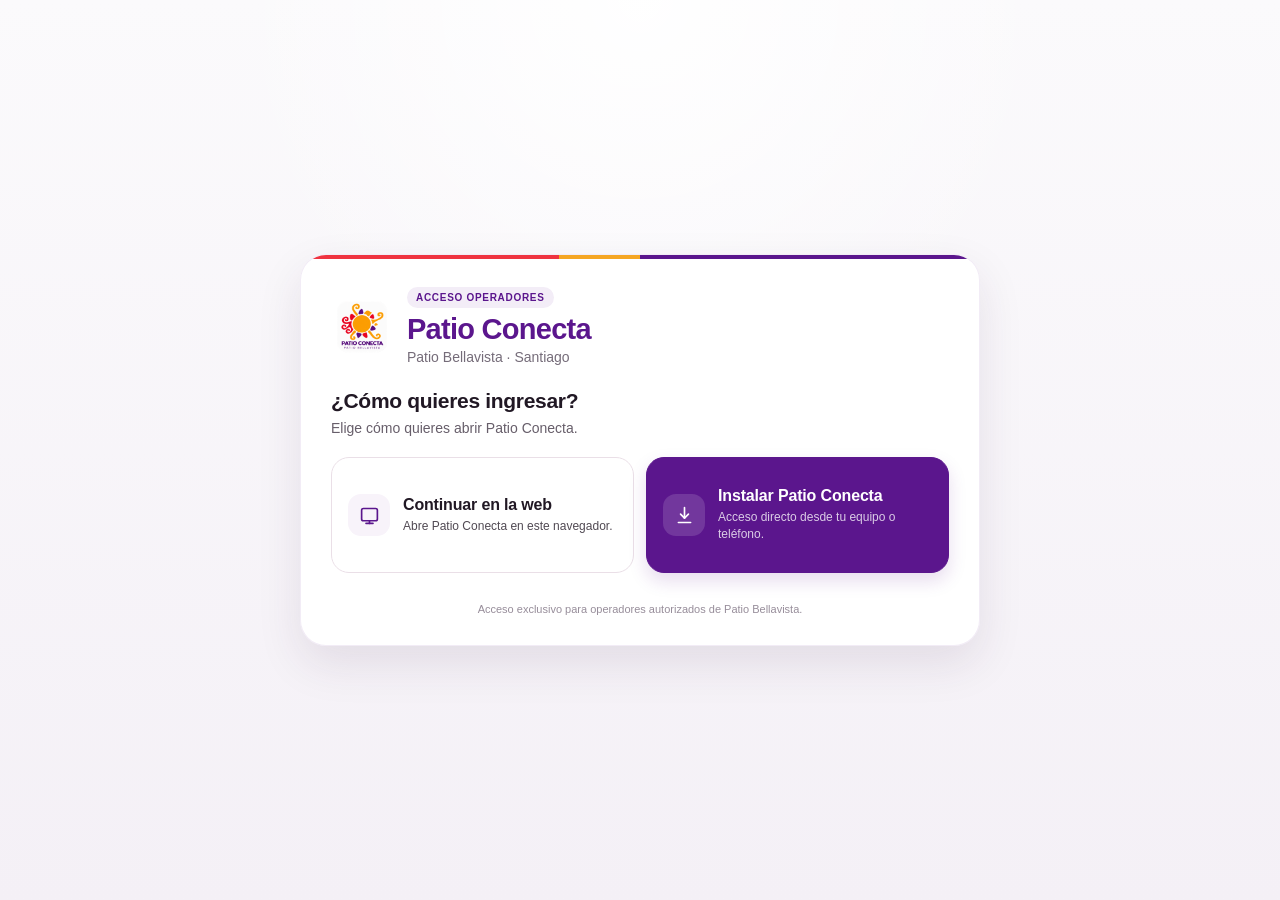
<file: patio-conecta/index.html>
<!doctype html>
<html lang="es">
<head>
  <meta charset="utf-8">
  <meta name="viewport" content="width=device-width,initial-scale=1,viewport-fit=cover">
  <meta name="theme-color" content="#5b168d">
  <meta name="apple-mobile-web-app-capable" content="yes">
  <meta name="apple-mobile-web-app-status-bar-style" content="default">
  <meta name="apple-mobile-web-app-title" content="Patio Conecta">
  <title>Patio Conecta</title>
  <script>
    (function(){
      const APP_URL = 'https://script.google.com/macros/s/AKfycbyb9bNJ9HvOh4HozXaQXjScd9yttmv2_JxjohNLfab-RC4XI2vTkxc363nq--Nle670/exec?authuser=0';
      const params = new URLSearchParams(window.location.search);
      const launchedAsInstalledApp =
        window.matchMedia('(display-mode: standalone)').matches ||
        window.navigator.standalone === true ||
        params.get('source') === 'pwa';

      if (launchedAsInstalledApp) {
        window.location.replace(APP_URL);
      }
    })();
  </script>
  <link rel="manifest" href="./manifest.webmanifest">
  <link rel="apple-touch-icon" sizes="180x180" href="./icons/icon-180.png">
  <link rel="icon" type="image/png" sizes="32x32" href="./icons/icon-32.png">


  <style>
    :root{
      --purple:#5b168d;
      --red:#ef3340;
      --orange:#f5a623;
      --ink:#211824;
      --muted:#756c79;
      --line:#ece6ef;
      --soft:#faf8fb;
      --white:#fff;
    }

    *{box-sizing:border-box}
    html,body{margin:0;min-height:100%}

    body{
      min-height:100vh;
      font-family:Arial,Helvetica,sans-serif;
      color:var(--ink);
      background:
        radial-gradient(circle at 50% 0%,rgba(255,255,255,.95),rgba(255,255,255,0) 38%),
        linear-gradient(180deg,#fbfafc 0%,#f4f0f6 100%);
    }

    .wrap{
      min-height:100vh;
      display:grid;
      place-items:center;
      padding:24px;
    }

    .card{
      width:min(680px,100%);
      background:rgba(255,255,255,.98);
      border:1px solid rgba(91,22,141,.08);
      border-radius:26px;
      padding:30px;
      box-shadow:0 18px 45px rgba(54,25,64,.10);
      position:relative;
      overflow:hidden;
    }

    .card:before{
      content:"";
      position:absolute;
      top:0;left:0;right:0;
      height:4px;
      background:linear-gradient(90deg,var(--red) 0 38%,var(--orange) 38% 50%,var(--purple) 50% 100%);
    }

    .brand{
      display:flex;
      align-items:center;
      gap:14px;
      margin:2px 0 24px;
    }

    .brand img{
      width:62px;
      height:62px;
      object-fit:contain;
      border-radius:16px;
      background:#fff;
    }

    .eyebrow{
      display:inline-flex;
      padding:5px 9px;
      border-radius:999px;
      background:#f3edf7;
      color:var(--purple);
      font-size:10px;
      font-weight:800;
      letter-spacing:.07em;
      text-transform:uppercase;
      margin-bottom:6px;
    }

    h1{
      margin:0;
      color:var(--purple);
      font-size:29px;
      line-height:1.05;
      letter-spacing:-.025em;
    }

    .sub{
      margin:5px 0 0;
      color:var(--muted);
      font-size:14px;
    }

    .intro{
      margin-bottom:18px;
    }

    .intro h2{
      margin:0 0 5px;
      font-size:21px;
      letter-spacing:-.015em;
      color:var(--ink);
    }

    .lead{
      margin:0;
      color:#675e6a;
      font-size:14px;
      line-height:1.5;
    }

    .choice-grid{
      display:grid;
      grid-template-columns:1fr 1fr;
      gap:12px;
      margin-top:18px;
    }

    .choice{
      min-height:116px;
      border-radius:18px;
      padding:16px;
      display:flex;
      align-items:center;
      gap:13px;
      text-align:left;
      cursor:pointer;
      text-decoration:none;
      transition:transform .16s ease,box-shadow .16s ease,border-color .16s ease;
    }

    .choice:hover{
      transform:translateY(-1px);
      box-shadow:0 10px 24px rgba(47,24,55,.08);
    }

    .choice.web{
      background:#fff;
      border:1px solid #eadfe7;
      color:var(--ink);
    }

    .choice.install{
      background:var(--purple);
      border:1px solid var(--purple);
      color:#fff;
      box-shadow:0 8px 18px rgba(91,22,141,.15);
    }

    .choice-icon{
      width:42px;
      height:42px;
      flex:0 0 42px;
      display:grid;
      place-items:center;
      border-radius:13px;
      background:#f8f3fa;
      color:var(--purple);
    }

    .choice.install .choice-icon{
      background:rgba(255,255,255,.14);
      color:#fff;
    }

    .choice-icon svg{
      width:21px;
      height:21px;
      display:block;
      fill:none;
      stroke:currentColor;
      stroke-width:1.9;
      stroke-linecap:round;
      stroke-linejoin:round;
    }

    .choice-copy{
      margin:0;
      min-width:0;
    }

    .choice strong{
      display:block;
      font-size:16px;
      margin-bottom:4px;
      letter-spacing:-.01em;
    }

    .choice small{
      display:block;
      font-size:12px;
      line-height:1.4;
      opacity:.78;
    }

    .actions{
      display:grid;
      gap:10px;
      margin-top:14px;
    }

    .primary,.secondary,.browser-action,.open-now{
      width:100%;
      border-radius:12px;
      padding:12px 14px;
      font-size:14px;
      font-weight:800;
      cursor:pointer;
    }

    .primary{
      border:0;
      background:var(--purple);
      color:white;
    }

    .secondary,.browser-action{
      border:1px solid #e2d8e5;
      background:#fff;
      color:var(--purple);
    }

    .open-now{
      display:flex;
      align-items:center;
      justify-content:center;
      gap:8px;
      border:0;
      background:var(--red);
      color:#fff;
      text-decoration:none;
      margin-top:10px;
    }

    .hidden{display:none!important}

    .status{
      margin-top:14px;
      padding:14px;
      border-radius:15px;
      background:var(--soft);
      border:1px solid var(--line);
      line-height:1.5;
      color:#564c59;
      font-size:13px;
    }

    .status strong{color:var(--purple)}

    .small{
      font-size:11px;
      color:#978d9a;
      margin-top:16px;
      text-align:center;
    }

    .install-guide{display:grid;gap:10px}
    .install-detected{
      display:inline-flex;
      width:max-content;
      max-width:100%;
      padding:5px 8px;
      border-radius:999px;
      background:#f0e8f5;
      color:var(--purple);
      font-size:11px;
      font-weight:800;
    }
    .install-title{font-size:16px;font-weight:800;color:var(--ink)}
    .install-steps{display:grid;gap:8px}
    .install-step{
      display:grid;
      grid-template-columns:28px 1fr;
      gap:9px;
      align-items:start;
      padding:9px 10px;
      border-radius:11px;
      background:#fff;
      border:1px solid var(--line);
    }
    .install-step-num{
      width:28px;height:28px;border-radius:50%;
      display:grid;place-items:center;
      background:var(--purple);color:#fff;
      font-size:12px;font-weight:800;
    }
    .install-step div:last-child{padding-top:4px;font-size:13px;color:#4f4554}
    .install-note{font-size:11px;color:#7d7282}

    .share-icon{display:inline-flex;vertical-align:-4px;margin:0 3px}
    .share-icon svg{width:20px;height:20px;display:block;stroke:currentColor}
    .install-browser-icon{display:inline-flex;vertical-align:-6px;margin:0 5px;padding:3px;border:1px solid #ded3e4;border-radius:7px;background:#fff;color:#291632}
    .install-browser-icon svg{width:24px;height:24px;display:block;stroke:currentColor}
    .browser-actions{display:grid;gap:8px;margin-top:10px}

    .installed-box{display:grid;gap:10px}
    .installed-head{display:flex;gap:11px;align-items:flex-start}
    .installed-check{
      flex:0 0 auto;
      width:38px;height:38px;border-radius:50%;
      display:grid;place-items:center;
      background:#edf8f2;color:#18794e;
      font-weight:900;font-size:19px;
    }
    .installed-head h3{margin:0 0 3px;color:var(--purple);font-size:17px}
    .installed-head p{margin:0;color:#625866;font-size:13px;line-height:1.4}
    .launch-hint{
      padding:10px 11px;border-radius:11px;background:#fff;border:1px solid var(--line);
      font-size:12px;color:#504653;line-height:1.45
    }

    @media(max-width:600px){
      .wrap{padding:14px}
      .card{padding:22px 16px;border-radius:22px}
      .brand img{width:56px;height:56px}
      h1{font-size:25px}
      .intro h2{font-size:19px}
      .choice-grid{grid-template-columns:1fr}
      .choice{min-height:94px}
    }
  </style>


</head>
<body>
<div class="wrap">

<section id="portalCard" class="card">
  <div class="brand">
    <img src="./icons/icon-192.png" alt="Patio Conecta">
    <div>
      <span class="eyebrow">Acceso Operadores</span>
      <h1>Patio Conecta</h1>
      <p class="sub">Patio Bellavista · Santiago</p>
    </div>
  </div>

  <div class="intro">
    <h2>¿Cómo quieres ingresar?</h2>
    <p class="lead">Elige cómo quieres abrir Patio Conecta.</p>
  </div>

  <div class="choice-grid">
    <a class="choice web" href="https://script.google.com/macros/s/AKfycbyb9bNJ9HvOh4HozXaQXjScd9yttmv2_JxjohNLfab-RC4XI2vTkxc363nq--Nle670/exec?authuser=0">
      <span class="choice-icon" aria-hidden="true">
        <svg viewBox="0 0 24 24">
          <rect x="3" y="4" width="18" height="14" rx="2"></rect>
          <path d="M8 21h8"></path>
          <path d="M12 18v3"></path>
        </svg>
      </span>
      <span class="choice-copy">
        <strong>Continuar en la web</strong>
        <small>Abre Patio Conecta en este navegador.</small>
      </span>
    </a>

    <button id="installChoiceBtn" class="choice install" type="button">
      <span class="choice-icon" aria-hidden="true">
        <svg viewBox="0 0 24 24">
          <path d="M12 3v12"></path>
          <path d="m7.5 10.5 4.5 4.5 4.5-4.5"></path>
          <path d="M5 20h14"></path>
        </svg>
      </span>
      <span class="choice-copy">
        <strong>Instalar Patio Conecta</strong>
        <small>Acceso directo desde tu equipo o teléfono.</small>
      </span>
    </button>
  </div>

  <div class="actions">
    <button id="installBtn" class="primary hidden">Instalar Patio Conecta en este equipo</button>
    <button id="iosBtn" class="secondary hidden">Agregar Patio Conecta en iPhone / iPad</button>
    <button id="manualBtn" class="secondary hidden">Ver cómo instalar en este equipo</button>
  </div>

  <div id="status" class="status hidden"></div>

  <div class="small">Acceso exclusivo para operadores autorizados de Patio Bellavista.</div>
</section>

</div>

<script>
const APP_URL = 'https://script.google.com/macros/s/AKfycbyb9bNJ9HvOh4HozXaQXjScd9yttmv2_JxjohNLfab-RC4XI2vTkxc363nq--Nle670/exec?authuser=0';
const q = s => document.querySelector(s);
const installChoiceBtn = q('#installChoiceBtn');
const installBtn = q('#installBtn');
const iosBtn = q('#iosBtn');
const manualBtn = q('#manualBtn');
const status = q('#status');
let deferredPrompt = null;

function isIOS() {
  return /iphone|ipad|ipod/i.test(navigator.userAgent) ||
    (navigator.platform === 'MacIntel' && navigator.maxTouchPoints > 1);
}
function isAndroid() { return /android/i.test(navigator.userAgent); }
function isWindows() { return /windows/i.test(navigator.userAgent); }
function isMac() { return /macintosh|mac os x/i.test(navigator.userAgent) && !isIOS(); }
function isStandalone() {
  return window.matchMedia('(display-mode: standalone)').matches || navigator.standalone === true;
}

function installedMessage() {
  let place = 'tu menú de aplicaciones';
  if (isMac()) {
    place = '<b>Aplicaciones</b>, <b>Launchpad</b> o el <b>Dock</b> si decidiste mantenerla ahí';
  } else if (isWindows()) {
    place = '<b>Inicio</b>, <b>Aplicaciones</b> o la <b>barra de tareas</b> si la fijaste';
  } else if (isIOS()) {
    place = 'la <b>pantalla de inicio</b> o la <b>Biblioteca de apps</b>';
  } else if (isAndroid()) {
    place = 'la <b>pantalla principal</b> o el <b>cajón de aplicaciones</b>';
  }
  return `
    <div class="installed-box">
      <div class="installed-head">
        <div class="installed-check">✓</div>
        <div>
          <h3>Patio Conecta ya está instalada</h3>
          <p>La instalación terminó correctamente. Ya puedes abrirla como una aplicación.</p>
        </div>
      </div>
      <div class="launch-hint">Ahora puedes abrir <b>Patio Conecta</b> desde ${place}.</div>
      <a class="open-now" href="${APP_URL}">Abrir Patio Conecta ahora →</a>
      <div class="install-note">Puedes cerrar esta página cuando quieras.</div>
    </div>
  `;
}

function getBrowser() {
  const ua = navigator.userAgent || '';

  if (isIOS()) {
    if (/CriOS/i.test(ua)) return 'Chrome';
    if (/EdgiOS/i.test(ua)) return 'Edge';
    if (/FxiOS/i.test(ua)) return 'Firefox';
    if (/OPiOS/i.test(ua)) return 'Opera';
    if (/Instagram/i.test(ua)) return 'Navegador interno';
    if (/FBAN|FBAV/i.test(ua)) return 'Navegador interno';
    if (/WhatsApp/i.test(ua)) return 'Navegador interno';
    if (/GSA/i.test(ua)) return 'Navegador interno';
    if (/Safari/i.test(ua)) return 'Safari';
    return 'Otro navegador';
  }

  if (isAndroid()) {
    if (/Firefox/i.test(ua)) return 'Firefox';
    if (/EdgA/i.test(ua)) return 'Edge';
    if (/SamsungBrowser/i.test(ua)) return 'Samsung Internet';
    if (/Chrome/i.test(ua)) return 'Chrome';
    return 'Otro navegador';
  }

  if (/Edg/i.test(ua)) return 'Edge';
  if (/Firefox/i.test(ua)) return 'Firefox';
  if (/Chrome/i.test(ua)) return 'Chrome';
  if (/Safari/i.test(ua)) return 'Safari';

  return 'Navegador';
}

function shareIcon() {
  return `<span class="share-icon" aria-label="Compartir">
    <svg viewBox="0 0 24 24" fill="none" stroke-width="1.9" stroke-linecap="round" stroke-linejoin="round" aria-hidden="true">
      <path d="M12 15V3"></path>
      <path d="M8.5 6.5 12 3l3.5 3.5"></path>
      <path d="M7 9H5.8A1.8 1.8 0 0 0 4 10.8v8.4A1.8 1.8 0 0 0 5.8 21h12.4a1.8 1.8 0 0 0 1.8-1.8v-8.4A1.8 1.8 0 0 0 18.2 9H17"></path>
    </svg>
  </span>`;
}

function firefoxInstallIcon() {
  return `<span class="install-browser-icon" aria-label="Icono de instalación de Firefox"><svg viewBox="0 0 24 24" fill="none" stroke="currentColor" stroke-width="1.8" stroke-linecap="round" stroke-linejoin="round" aria-hidden="true"><path d="M8 5H5.8A1.8 1.8 0 0 0 4 6.8v11.4A1.8 1.8 0 0 0 5.8 20h12.4a1.8 1.8 0 0 0 1.8-1.8V6.8A1.8 1.8 0 0 0 18.2 5H16"></path><path d="M12 2.5v10"></path><path d="m8.8 9.3 3.2 3.2 3.2-3.2"></path><path d="M7 16.5h10"></path></svg></span>`;
}

function guideHTML(device,browser,title,steps,note='') {
  return `
    <div class="install-guide">
      <div class="install-detected">✓ Detectamos: ${device} · ${browser}</div>
      <div class="install-title">${title}</div>
      <div class="install-steps">
        ${steps.map((s,i)=>`
          <div class="install-step">
            <div class="install-step-num">${i+1}</div>
            <div>${s}</div>
          </div>
        `).join('')}
      </div>
      ${note ? `<div class="install-note">${note}</div>` : ''}
    </div>
  `;
}

function show(el) { el.classList.remove('hidden'); }

window.addEventListener('beforeinstallprompt', e => {
  e.preventDefault();
  deferredPrompt = e;
});

window.addEventListener('appinstalled', () => {
  deferredPrompt = null;
  installBtn.classList.add('hidden');
  manualBtn.classList.add('hidden');
  iosBtn.classList.add('hidden');
  status.classList.remove('hidden');
  status.innerHTML = installedMessage();
});

function refreshInstallUI() {
  installBtn.classList.add('hidden');
  iosBtn.classList.add('hidden');
  manualBtn.classList.add('hidden');
  status.classList.remove('hidden');

  if (isStandalone()) {
    status.innerHTML = installedMessage();
    return;
  }

  if (deferredPrompt) {
    show(installBtn);
    status.innerHTML = '<strong>Instalación directa disponible.</strong><br>Pulsa “Instalar Patio Conecta en este equipo”.';
    return;
  }

  if (isIOS()) {
    show(iosBtn);
    const browser = getBrowser();
    status.innerHTML = guideHTML(
      'iPhone / iPad',
      browser,
      'Patio Conecta puede agregarse a tu pantalla de inicio.',
      ['Pulsa el botón <b>“Agregar Patio Conecta en iPhone / iPad”</b>.'],
      'Las instrucciones se adaptarán al navegador que estás usando.'
    );
    return;
  }

  show(manualBtn);
  status.innerHTML = '<strong>El navegador no habilitó la instalación directa.</strong><br>Usa “Ver cómo instalar en este equipo”.';
}

installChoiceBtn.addEventListener('click', () => {
  refreshInstallUI();
  status.scrollIntoView({behavior:'smooth', block:'nearest'});
});

installBtn.addEventListener('click', async () => {
  if (!deferredPrompt) {
    refreshInstallUI();
    return;
  }
  deferredPrompt.prompt();
  const result = await deferredPrompt.userChoice;
  if (result.outcome === 'accepted') {
    status.innerHTML = '<strong>Instalación iniciada.</strong><br>Confirma la ventana del navegador.';
  } else {
    status.innerHTML = '<strong>Instalación cancelada.</strong><br>Puedes volver a intentarlo.';
  }
  deferredPrompt = null;
});

iosBtn.addEventListener('click', () => {
  const browser = getBrowser();

  if (browser === 'Safari') {
    status.innerHTML = guideHTML(
      'iPhone / iPad',
      'Safari',
      'Instala Patio Conecta en 3 pasos',
      [
        'Toca el botón <b>Compartir</b> ' + shareIcon() + '.',
        'Busca <b>“Añadir a pantalla de inicio”</b> o <b>“Agregar a pantalla de inicio”</b>.',
        'Toca <b>Añadir</b> o <b>Agregar</b>.'
      ],
      'Patio Conecta quedará como un icono en tu pantalla de inicio.'
    );
    return;
  }

  if (browser === 'Chrome') {
    status.innerHTML = guideHTML(
      'iPhone / iPad',
      'Chrome',
      'Instala Patio Conecta desde Chrome',
      [
        'Toca el icono <b>Compartir</b> ' + shareIcon() + ' de Chrome.',
        'Desliza las opciones hacia abajo y toca <b>“Añadir a pantalla de inicio”</b>.',
        'Confirma tocando <b>“Añadir”</b>.'
      ],
      'Busca el mismo símbolo de Compartir que ves en la barra de Chrome: una caja con una flecha hacia arriba.'
    );
    return;
  }

  if (browser === 'Edge') {
    status.innerHTML = guideHTML(
      'iPhone / iPad',
      'Edge',
      'Instala Patio Conecta desde Edge',
      [
        'Abre el menú de <b>Compartir</b>.',
        'Busca <b>“Añadir a pantalla de inicio”</b> o <b>“Agregar a pantalla de inicio”</b>.',
        'Confirma con <b>Añadir</b> o <b>Agregar</b>.'
      ],
      'Si la opción no aparece, puedes abrir esta misma página en Safari.'
    );
    return;
  }

  if (browser === 'Firefox') {
    status.innerHTML = guideHTML(
      'iPhone / iPad',
      'Firefox',
      'Agrega Patio Conecta a tu pantalla de inicio',
      [
        'Abre el menú de <b>Compartir</b> de Firefox.',
        'Busca <b>“Añadir a pantalla de inicio”</b> o <b>“Agregar a pantalla de inicio”</b>.',
        'Confirma la acción.'
      ],
      'Si Firefox no ofrece esa opción en tu versión, abre esta misma página en Safari.'
    );
    return;
  }

  if (browser === 'Navegador interno') {
    status.innerHTML = guideHTML(
      'iPhone / iPad',
      'Navegador interno',
      'Primero abre Patio Conecta en un navegador',
      [
        'Toca <b>⋯</b> o <b>Compartir</b> en la parte superior.',
        'Elige <b>“Abrir en navegador”</b>, <b>“Abrir en Safari”</b> o <b>“Abrir en Chrome”</b>.',
        'Cuando se abra el navegador, vuelve a pulsar <b>“Descargar la app”</b>.'
      ],
      'El nombre exacto de la opción puede cambiar según WhatsApp, Gmail, Instagram u otra aplicación.'
    );
    return;
  }

  status.innerHTML = guideHTML(
    'iPhone / iPad',
    browser,
    'Agrega Patio Conecta a tu pantalla de inicio',
    [
      'Abre el menú <b>Compartir</b> de tu navegador.',
      'Busca <b>“Añadir a pantalla de inicio”</b> o <b>“Agregar a pantalla de inicio”</b>.',
      'Confirma con <b>Añadir</b> o <b>Agregar</b>.'
    ],
    'Si tu navegador no muestra esa opción, abre esta misma página en Safari.'
  );
});

manualBtn.addEventListener('click', () => {
  const browser = getBrowser();

  if (isWindows() && browser === 'Firefox') {
    status.innerHTML = guideHTML(
      'Windows','Firefox','Instala Patio Conecta',
      [
        'Busca este icono ' + firefoxInstallIcon() + ' en la barra superior de Firefox. Está <b>justo a la izquierda de la estrella ⭐</b>.',
        'Haz clic en ese icono de instalación.',
        'Confirma la instalación de <b>Patio Conecta</b>.'
      ],
      'Firefox creará el acceso de Patio Conecta en Windows.'
    );
    return;
  }

  if (isMac() && browser === 'Firefox') {
    status.innerHTML = guideHTML(
      'Mac','Firefox','Para instalar Patio Conecta',
      [
        'Firefox en Mac no muestra el botón de instalación de aplicaciones web.',
        'Abre <b>Safari</b> o <b>Chrome</b> en tu Mac.',
        'Pega <b>fortisi.cl/patio-conecta/</b>. Patio Conecta detectará el nuevo navegador y te mostrará automáticamente cómo instalarla.'
      ],
      'Puedes seguir usando Patio Conecta normalmente en Firefox. Solo necesitas Safari o Chrome si quieres dejarla instalada como aplicación.'
    ) + '<div class="browser-actions"><button type="button" class="browser-action" id="copyPatioUrl">Copiar enlace de Patio Conecta</button></div>';

    const copyBtn = document.getElementById('copyPatioUrl');
    if (copyBtn) copyBtn.addEventListener('click', async () => {
      const url='https://fortisi.cl/patio-conecta/';
      try { await navigator.clipboard.writeText(url); }
      catch(e) {
        const ta=document.createElement('textarea'); ta.value=url; document.body.appendChild(ta);
        ta.select(); document.execCommand('copy'); ta.remove();
      }
      copyBtn.textContent='✓ Enlace copiado';
    });
    return;
  }

  if (isWindows()) {
    status.innerHTML = guideHTML(
      'Windows',
      browser,
      'Instala Patio Conecta',
      [
        'Abre el menú del navegador <b>⋮</b>.',
        'Selecciona <b>Instalar página como app</b> o <b>Instalar aplicación</b>.',
        'Confirma la instalación.'
      ]
    );
  } else if (isMac()) {
    status.innerHTML = guideHTML(
      'Mac',
      browser,
      browser === 'Safari' ? 'Instala Patio Conecta' : 'Patio Conecta en Chrome',
      browser === 'Safari'
        ? [
            'Haz clic en el icono <b>Compartir</b> ' + shareIcon() + ' que está en la esquina superior derecha de Safari.',
            'En el menú que se abre, selecciona <b>“Agregar al Dock”</b>.',
            'Revisa que el nombre sea <b>“Patio Conecta”</b> y confirma con <b>“Agregar”</b>.'
          ]
        : [
            'Haz clic en los <b>tres puntos ⋮</b> de Chrome, arriba a la derecha.',
            'Entra a <b>“Transmitir, guardar y compartir”</b>.',
            'Si ves <b>“Abrir en Patio Conecta”</b>, la app <b>ya está instalada</b>. Haz clic ahí para abrirla.',
            'Si ves <b>“Instalar Patio Conecta…”</b>, selecciónalo y confirma la instalación.'
          ],
      browser === 'Safari'
        ? 'Listo: Patio Conecta quedará disponible como una aplicación en tu Mac y podrás abrirla desde el Dock o desde Aplicaciones.'
        : 'Chrome muestra “Instalar Patio Conecta…” cuando aún no está instalada y “Abrir en Patio Conecta” cuando ya lo está.'
    );
  } else if (isAndroid() && browser === 'Firefox') {
    status.innerHTML = guideHTML(
      'Android',
      'Firefox',
      'Agrega Patio Conecta desde Firefox',
      [
        'Toca el menú <b>⋮</b> de Firefox.',
        'Selecciona <b>Instalar</b> o <b>Añadir / Agregar a pantalla de inicio</b>.',
        'Confirma para crear el acceso de Patio Conecta.'
      ],
      'El icono se obtiene del manifest de Patio Conecta. Si ya tenías un acceso antiguo, elimínalo y vuelve a agregarlo para que Firefox tome el icono actualizado.'
    );
  } else if (isAndroid()) {
    status.innerHTML = guideHTML(
      'Android',
      browser,
      'Instala Patio Conecta',
      [
        'Abre el menú <b>⋮</b> del navegador.',
        'Selecciona <b>Instalar app</b> o <b>Añadir / Agregar a pantalla principal</b>.',
        'Confirma la instalación.'
      ]
    );
  } else {
    status.innerHTML = '<strong>Instalación manual</strong><br>Utiliza la opción de instalar o agregar aplicación disponible en tu navegador.';
  }
});

if ('serviceWorker' in navigator) {
  window.addEventListener('load', async () => {
    try {
      await navigator.serviceWorker.register('./sw.js');
      await navigator.serviceWorker.ready;
    } catch (err) {
      // Conservamos la página usable aunque falle el service worker.
    }
  });
}
</script>
</body>
</html>
</file>
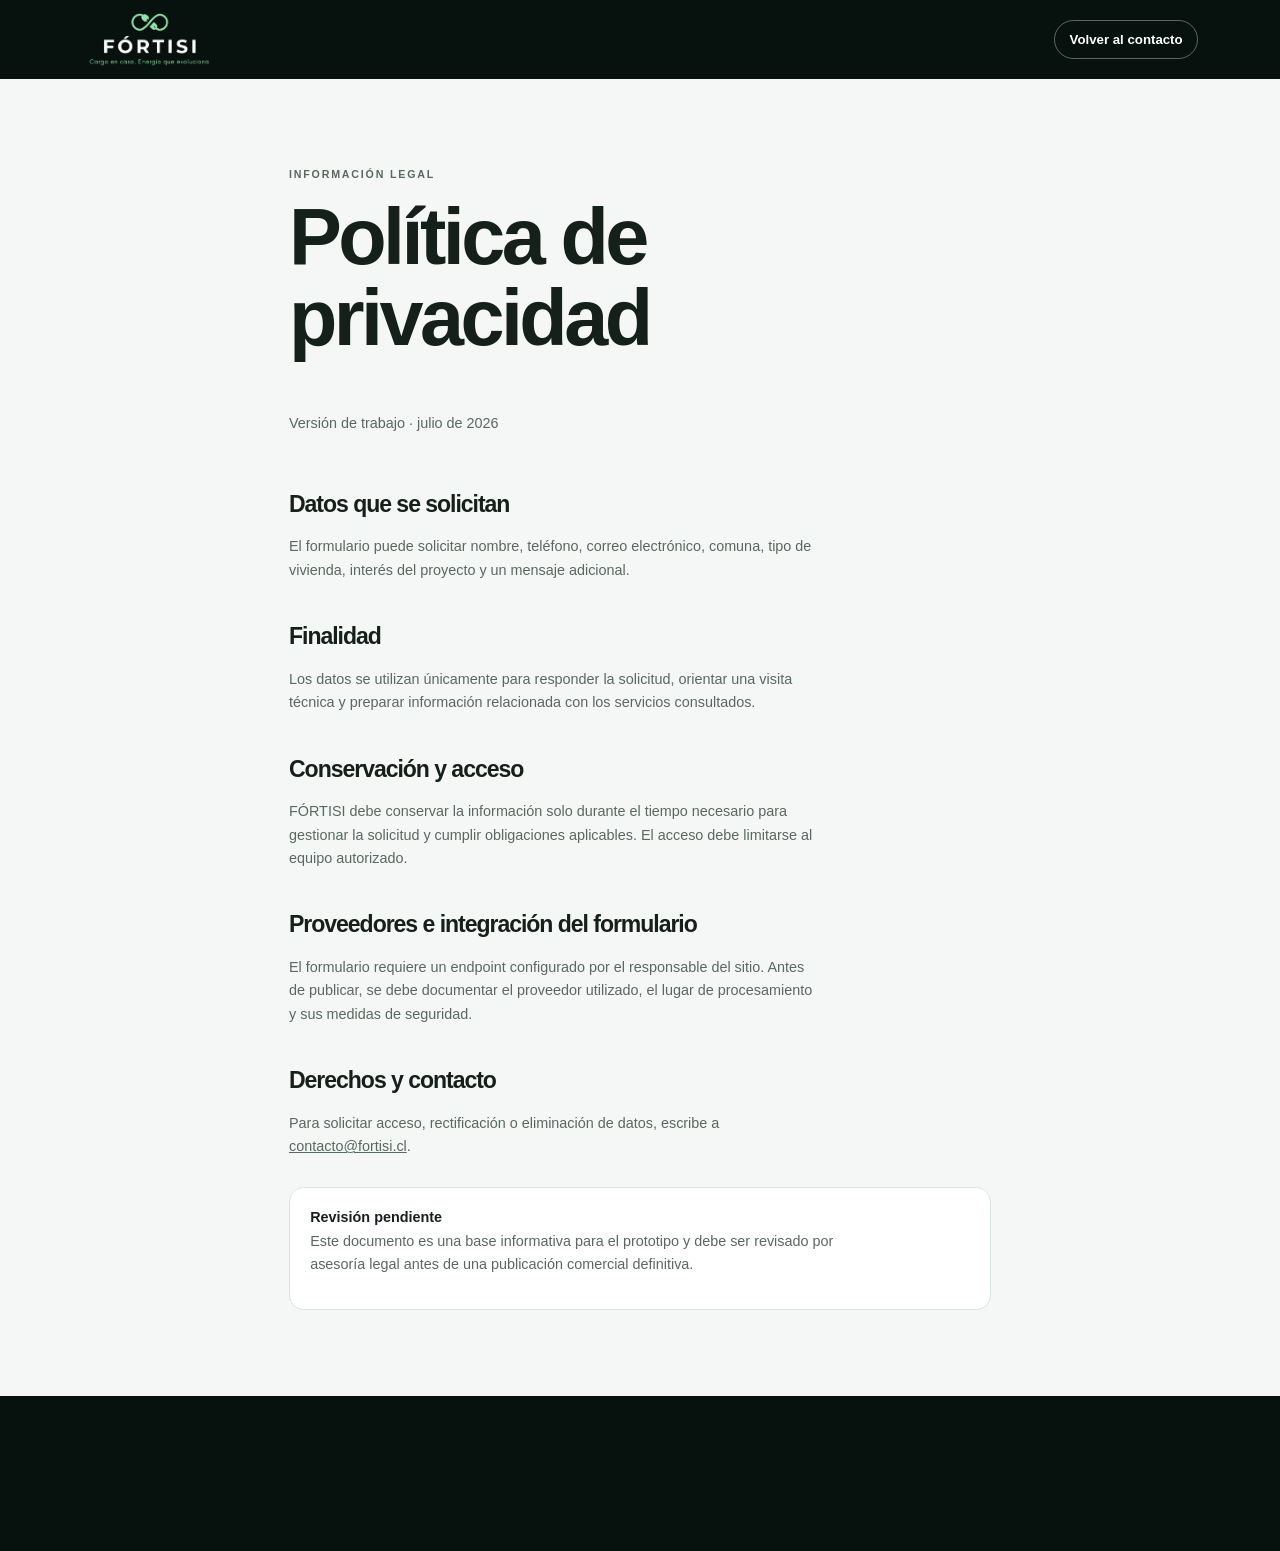
<file: privacidad.html>
<!doctype html>
<html lang="es-CL">
<head>
  <meta charset="utf-8">
  <meta name="viewport" content="width=device-width, initial-scale=1">
  <title>Política de privacidad | FÓRTISI</title>
  <meta name="description" content="Información sobre el tratamiento de datos enviados a FÓRTISI mediante el formulario de contacto.">
  <link rel="canonical" href="https://fortisi.cl/privacidad.html">
  <link rel="stylesheet" href="assets/css/styles.css">
</head>
<body class="legal-page">
  <a class="skip-link" href="#contenido">Saltar al contenido principal</a>
  <header class="legal-header">
    <div class="shell legal-header__inner">
      <a class="brand" href="index.html" aria-label="FÓRTISI, volver al inicio">
        <img src="assets/images/fortisi-logo.png" width="245" height="122" alt="FÓRTISI">
      </a>
      <a class="button button--small button--outline" href="index.html#contacto">Volver al contacto</a>
    </div>
  </header>
  <main id="contenido" class="legal-content shell">
    <p class="eyebrow">Información legal</p>
    <h1>Política de privacidad</h1>
    <p class="legal-content__date">Versión de trabajo · julio de 2026</p>

    <h2>Datos que se solicitan</h2>
    <p>El formulario puede solicitar nombre, teléfono, correo electrónico, comuna, tipo de vivienda, interés del proyecto y un mensaje adicional.</p>

    <h2>Finalidad</h2>
    <p>Los datos se utilizan únicamente para responder la solicitud, orientar una visita técnica y preparar información relacionada con los servicios consultados.</p>

    <h2>Conservación y acceso</h2>
    <p>FÓRTISI debe conservar la información solo durante el tiempo necesario para gestionar la solicitud y cumplir obligaciones aplicables. El acceso debe limitarse al equipo autorizado.</p>

    <h2>Proveedores e integración del formulario</h2>
    <p>El formulario requiere un endpoint configurado por el responsable del sitio. Antes de publicar, se debe documentar el proveedor utilizado, el lugar de procesamiento y sus medidas de seguridad.</p>

    <h2>Derechos y contacto</h2>
    <p>Para solicitar acceso, rectificación o eliminación de datos, escribe a <a href="mailto:contacto@fortisi.cl">contacto@fortisi.cl</a>.</p>

    <aside class="notice">
      <strong>Revisión pendiente</strong>
      <p>Este documento es una base informativa para el prototipo y debe ser revisado por asesoría legal antes de una publicación comercial definitiva.</p>
    </aside>
  </main>
</body>
</html>
</file>
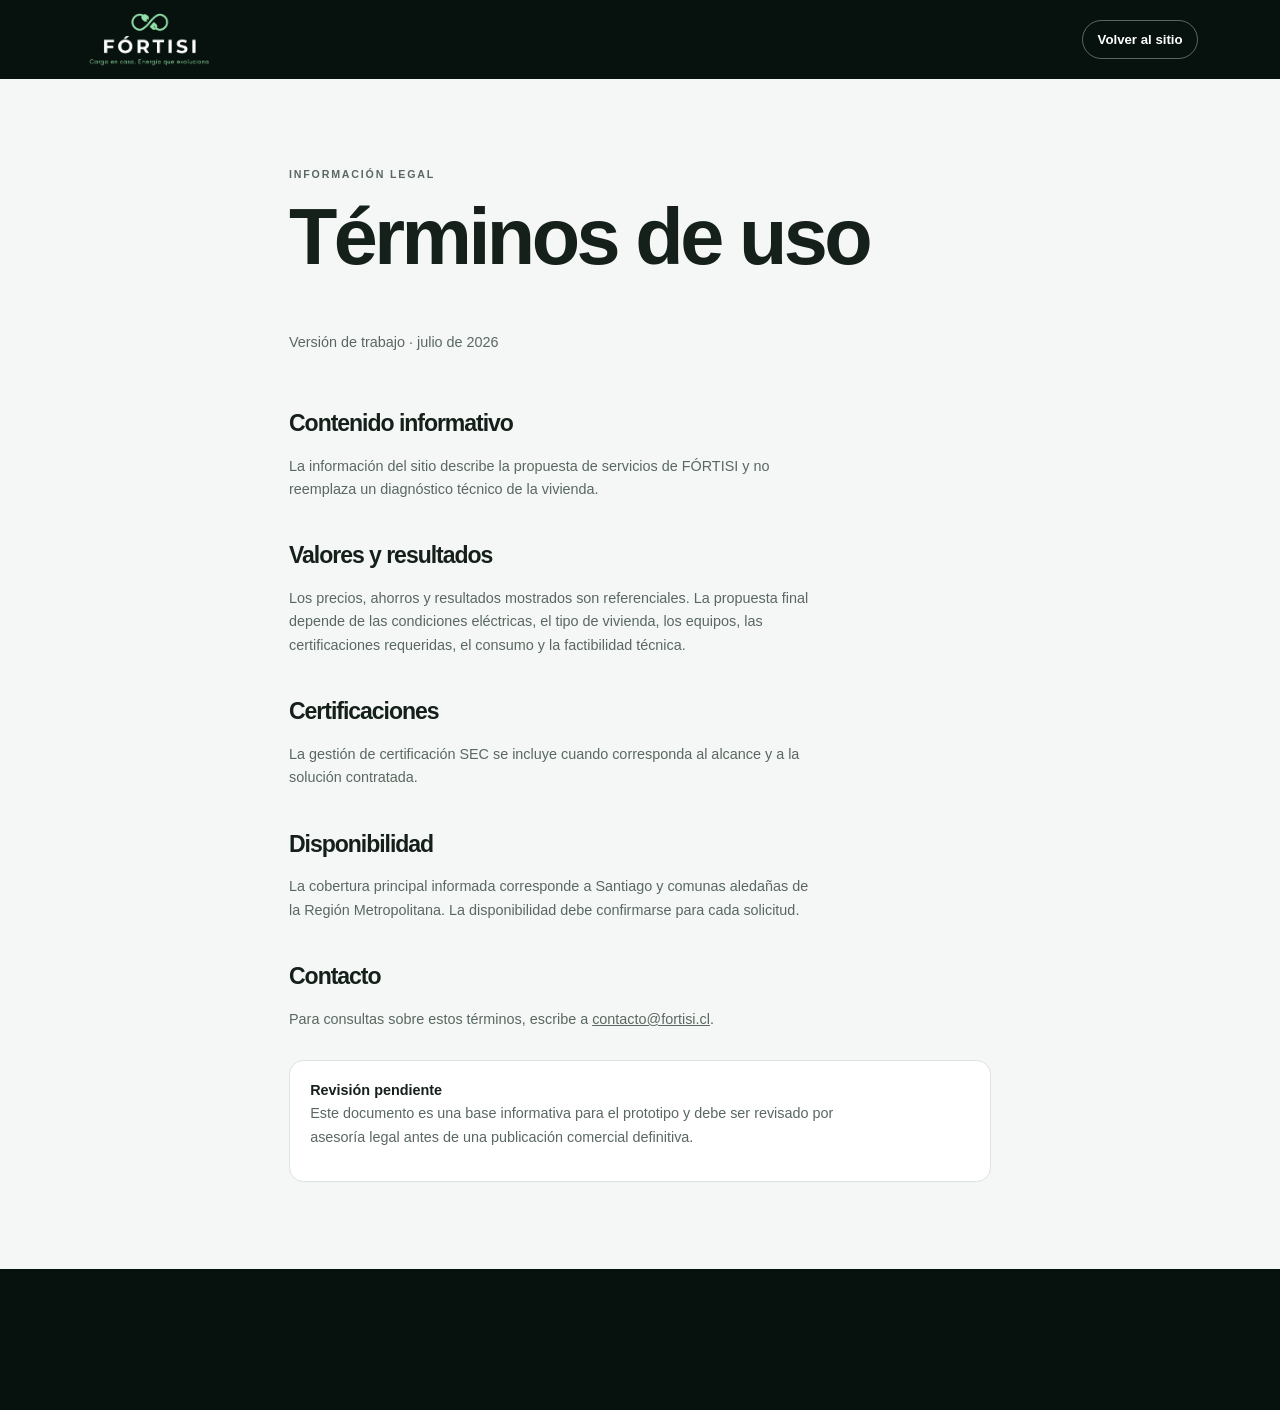
<file: terminos.html>
<!doctype html>
<html lang="es-CL">
<head>
  <meta charset="utf-8">
  <meta name="viewport" content="width=device-width, initial-scale=1">
  <title>Términos de uso | FÓRTISI</title>
  <meta name="description" content="Términos generales de uso del sitio web de FÓRTISI.">
  <link rel="canonical" href="https://fortisi.cl/terminos.html">
  <link rel="stylesheet" href="assets/css/styles.css">
</head>
<body class="legal-page">
  <a class="skip-link" href="#contenido">Saltar al contenido principal</a>
  <header class="legal-header">
    <div class="shell legal-header__inner">
      <a class="brand" href="index.html" aria-label="FÓRTISI, volver al inicio">
        <img src="assets/images/fortisi-logo.png" width="245" height="122" alt="FÓRTISI">
      </a>
      <a class="button button--small button--outline" href="index.html">Volver al sitio</a>
    </div>
  </header>
  <main id="contenido" class="legal-content shell">
    <p class="eyebrow">Información legal</p>
    <h1>Términos de uso</h1>
    <p class="legal-content__date">Versión de trabajo · julio de 2026</p>

    <h2>Contenido informativo</h2>
    <p>La información del sitio describe la propuesta de servicios de FÓRTISI y no reemplaza un diagnóstico técnico de la vivienda.</p>

    <h2>Valores y resultados</h2>
    <p>Los precios, ahorros y resultados mostrados son referenciales. La propuesta final depende de las condiciones eléctricas, el tipo de vivienda, los equipos, las certificaciones requeridas, el consumo y la factibilidad técnica.</p>

    <h2>Certificaciones</h2>
    <p>La gestión de certificación SEC se incluye cuando corresponda al alcance y a la solución contratada.</p>

    <h2>Disponibilidad</h2>
    <p>La cobertura principal informada corresponde a Santiago y comunas aledañas de la Región Metropolitana. La disponibilidad debe confirmarse para cada solicitud.</p>

    <h2>Contacto</h2>
    <p>Para consultas sobre estos términos, escribe a <a href="mailto:contacto@fortisi.cl">contacto@fortisi.cl</a>.</p>

    <aside class="notice">
      <strong>Revisión pendiente</strong>
      <p>Este documento es una base informativa para el prototipo y debe ser revisado por asesoría legal antes de una publicación comercial definitiva.</p>
    </aside>
  </main>
</body>
</html>
</file>
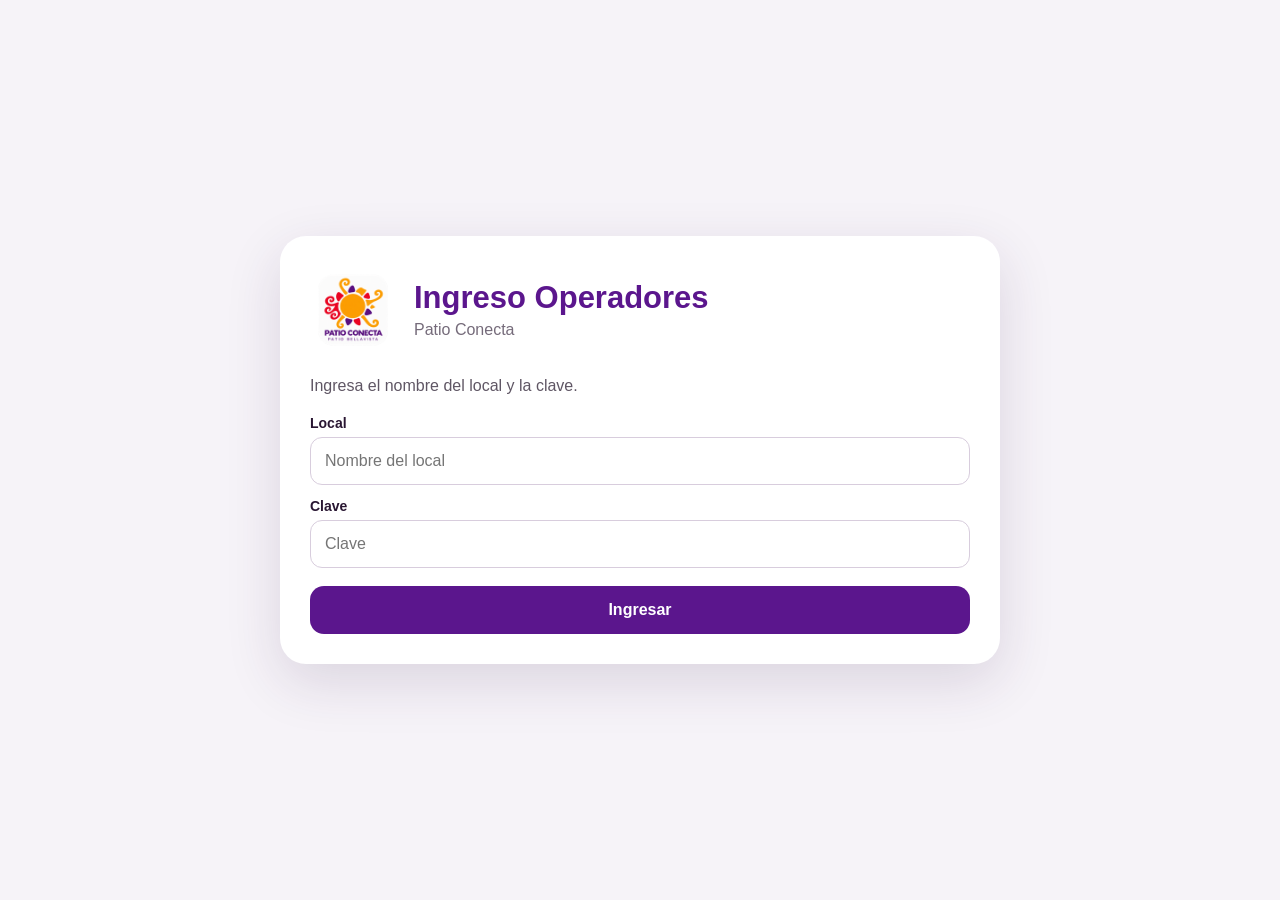
<file: patio-conecta/bnoindex.html>
<!doctype html>
<html lang="es">
<head>
  <meta charset="utf-8">
  <meta name="viewport" content="width=device-width,initial-scale=1,viewport-fit=cover">
  <meta name="theme-color" content="#5b168d">
  <meta name="apple-mobile-web-app-capable" content="yes">
  <meta name="apple-mobile-web-app-status-bar-style" content="default">
  <meta name="apple-mobile-web-app-title" content="Patio Conecta">
  <title>Patio Conecta</title>
  <link rel="manifest" href="./manifest.webmanifest">
  <link rel="apple-touch-icon" sizes="180x180" href="./icons/icon-180.png">
  <link rel="icon" type="image/png" sizes="32x32" href="./icons/icon-32.png">
  <style>
    *{box-sizing:border-box}
    body{margin:0;min-height:100vh;font-family:Arial,Helvetica,sans-serif;background:#f6f3f8;color:#291632}
    .wrap{min-height:100vh;display:grid;place-items:center;padding:22px}
    .card{width:min(720px,100%);background:#fff;border-radius:26px;padding:30px;box-shadow:0 18px 55px rgba(60,25,75,.14)}
    .brand{display:flex;align-items:center;gap:18px;margin-bottom:22px}
    .brand img{width:86px;height:86px;border-radius:20px}
    h1{margin:0;color:#5b168d;font-size:31px}
    .sub{margin:5px 0 0;color:#756b7a}
    .lead{color:#5f5664;line-height:1.55}
    label{display:block;font-size:14px;font-weight:700;margin:13px 0 6px}
    input{width:100%;padding:14px;border:1px solid #d8cddd;border-radius:12px;font-size:16px}
    button,a.btn{display:block;width:100%;border:0;border-radius:14px;padding:15px 16px;font-size:16px;font-weight:700;text-align:center;text-decoration:none;cursor:pointer}
    .primary{background:#5b168d;color:white}
    .open{background:#ef3340;color:white;margin-bottom:12px}
    .secondary{background:#f2eaf6;color:#5b168d;border:1px solid #e2d3e9}
    .disabled{background:#eee;color:#888;cursor:not-allowed}
    .hidden{display:none!important}
    .error{display:none;color:#b42318;margin-top:10px}
    .error.show{display:block}
    .status{margin-top:16px;padding:15px;border-radius:14px;background:#faf8fb;line-height:1.55}
    .status strong{color:#5b168d}
    .actions{display:grid;gap:12px;margin-top:20px}
    .back{margin-top:14px;background:white;color:#5b168d;border:1px solid #d9cce0}
    .small{font-size:13px;color:#817787;margin-top:14px}
    @media(max-width:560px){.card{padding:22px 18px}.brand img{width:70px;height:70px}h1{font-size:27px}}
  </style>
</head>
<body>
<div class="wrap">

<section id="loginCard" class="card">
  <div class="brand">
    <img src="./icons/icon-192.png" alt="Patio Conecta">
    <div><h1>Ingreso Operadores</h1><p class="sub">Patio Conecta</p></div>
  </div>
  <p class="lead">Ingresa el nombre del local y la clave.</p>
  <form id="loginForm">
    <label for="local">Local</label>
    <input id="local" required placeholder="Nombre del local">
    <label for="clave">Clave</label>
    <input id="clave" type="password" required placeholder="Clave">
    <button class="primary" type="submit" style="margin-top:18px">Ingresar</button>
    <div id="loginError" class="error">Local o clave incorrectos.</div>
  </form>
</section>

<section id="portalCard" class="card hidden">
  <div class="brand">
    <img src="./icons/icon-192.png" alt="Patio Conecta">
    <div><h1>Patio Conecta</h1><p class="sub">Acceso Operadores · Santiago</p></div>
  </div>

  <div class="actions">
    <a class="btn open" href="https://script.google.com/macros/s/AKfycbyGblqiV68dcWTPXopvJDbDJJYgpizVYq0InCan8NWu3h99pSyo_NoqebB_xtQavNKYGQ/exec">Abrir Patio Conecta</a>

    <button id="installBtn" class="primary hidden">Instalar Patio Conecta en este equipo</button>

    <button id="iosBtn" class="secondary hidden">Instalar Patio Conecta en este iPhone / iPad</button>

    <button id="manualBtn" class="secondary hidden">Ver cómo instalar en este equipo</button>
  </div>

  <div id="status" class="status">
    <strong>Comprobando instalación…</strong><br>
    Esta página mostrará el botón de instalación directa solo si el navegador realmente lo habilita.
  </div>

  <button id="logoutBtn" class="back">Volver al ingreso</button>
</section>

</div>

<script>
const q = s => document.querySelector(s);
const loginCard = q('#loginCard');
const portalCard = q('#portalCard');
const loginError = q('#loginError');
const installBtn = q('#installBtn');
const iosBtn = q('#iosBtn');
const manualBtn = q('#manualBtn');
const status = q('#status');
let deferredPrompt = null;

function isIOS() {
  return /iphone|ipad|ipod/i.test(navigator.userAgent) ||
    (navigator.platform === 'MacIntel' && navigator.maxTouchPoints > 1);
}
function isAndroid() { return /android/i.test(navigator.userAgent); }
function isWindows() { return /windows/i.test(navigator.userAgent); }
function isMac() { return /macintosh|mac os x/i.test(navigator.userAgent) && !isIOS(); }
function isStandalone() {
  return window.matchMedia('(display-mode: standalone)').matches || navigator.standalone === true;
}
function show(el) { el.classList.remove('hidden'); }

q('#loginForm').addEventListener('submit', e => {
  e.preventDefault();
  const local = q('#local').value.trim().toLowerCase();
  const clave = q('#clave').value.trim().toLowerCase();
  if (local === 'santiago' && clave === 'santiago') {
    loginError.classList.remove('show');
    loginCard.classList.add('hidden');
    portalCard.classList.remove('hidden');
    refreshInstallUI();
  } else {
    loginError.classList.add('show');
  }
});

q('#logoutBtn').onclick = () => {
  portalCard.classList.add('hidden');
  loginCard.classList.remove('hidden');
};

window.addEventListener('beforeinstallprompt', e => {
  e.preventDefault();
  deferredPrompt = e;
  refreshInstallUI();
});

window.addEventListener('appinstalled', () => {
  deferredPrompt = null;
  installBtn.classList.add('hidden');
  manualBtn.classList.add('hidden');
  status.innerHTML = '<strong>Instalación completada.</strong><br>Patio Conecta ya quedó instalada en este equipo.';
});

function refreshInstallUI() {
  installBtn.classList.add('hidden');
  iosBtn.classList.add('hidden');
  manualBtn.classList.add('hidden');

  if (isStandalone()) {
    status.innerHTML = '<strong>Patio Conecta ya está instalada.</strong><br>Estás utilizando la aplicación en modo independiente.';
    return;
  }

  if (deferredPrompt) {
    show(installBtn);
    status.innerHTML = '<strong>Instalación directa disponible.</strong><br>Pulsa “Instalar Patio Conecta en este equipo”.';
    return;
  }

  if (isIOS()) {
    show(iosBtn);
    status.innerHTML = '<strong>iPhone / iPad.</strong><br>Pulsa “Instalar Patio Conecta en este iPhone/iPad”. Intentaremos abrir directamente el panel Compartir del sistema.';
    return;
  }

  show(manualBtn);
  status.innerHTML = '<strong>El navegador no habilitó la instalación directa.</strong><br>Usa “Ver cómo instalar en este equipo”.';
}

installBtn.addEventListener('click', async () => {
  if (!deferredPrompt) {
    refreshInstallUI();
    return;
  }
  deferredPrompt.prompt();
  const result = await deferredPrompt.userChoice;
  if (result.outcome === 'accepted') {
    status.innerHTML = '<strong>Instalación iniciada.</strong><br>Confirma la ventana del navegador.';
  } else {
    status.innerHTML = '<strong>Instalación cancelada.</strong><br>Puedes volver a intentarlo.';
  }
  deferredPrompt = null;
});

iosBtn.addEventListener('click', async () => {
  const ua = navigator.userAgent;
  const isChromeIOS = /CriOS/i.test(ua);
  const isFirefoxIOS = /FxiOS/i.test(ua);
  const isEdgeIOS = /EdgiOS/i.test(ua);
  const isSafariIOS = /Safari/i.test(ua) && !/CriOS|FxiOS|EdgiOS/i.test(ua);

  // Máxima automatización permitida por iOS/iPadOS:
  // abrir directamente la hoja nativa Compartir cuando navigator.share está disponible.
  if (navigator.share) {
    try {
      await navigator.share({
        title: 'Patio Conecta',
        text: 'Patio Conecta',
        url: window.location.href
      });
      status.innerHTML =
        '<strong>Completa la instalación.</strong><br>' +
        'En el panel Compartir, toca <strong>Agregar a pantalla de inicio</strong> y luego <strong>Agregar</strong>.';
      return;
    } catch (err) {
      if (err && err.name === 'AbortError') {
        status.innerHTML =
          '<strong>Se cerró el panel Compartir.</strong><br>' +
          'Pulsa nuevamente “Instalar Patio Conecta en este iPhone / iPad” para intentarlo otra vez.';
        return;
      }
    }
  }

  // Respaldo específico según navegador si no se puede abrir Compartir programáticamente.
  if (isChromeIOS) {
    status.innerHTML =
      '<strong>Chrome en iPhone/iPad</strong><br>' +
      '1. Toca los <strong>tres puntos ⋯</strong>.<br>' +
      '2. Toca <strong>Compartir</strong>.<br>' +
      '3. Toca <strong>Agregar a pantalla de inicio</strong>.<br>' +
      '4. Toca <strong>Agregar</strong>.';
  } else if (isSafariIOS) {
    status.innerHTML =
      '<strong>Safari en iPhone/iPad</strong><br>' +
      '1. Toca <strong>Compartir</strong>.<br>' +
      '2. Toca <strong>Agregar a pantalla de inicio</strong>.<br>' +
      '3. Toca <strong>Agregar</strong>.';
  } else if (isEdgeIOS) {
    status.innerHTML =
      '<strong>Edge en iPhone/iPad</strong><br>' +
      '1. Abre el menú del navegador.<br>' +
      '2. Toca <strong>Compartir</strong>.<br>' +
      '3. Toca <strong>Agregar a pantalla de inicio</strong>.<br>' +
      '4. Toca <strong>Agregar</strong>.';
  } else if (isFirefoxIOS) {
    status.innerHTML =
      '<strong>Firefox en iPhone/iPad</strong><br>' +
      '1. Abre el menú del navegador.<br>' +
      '2. Toca <strong>Compartir</strong>.<br>' +
      '3. Toca <strong>Agregar a pantalla de inicio</strong>.<br>' +
      '4. Toca <strong>Agregar</strong>.';
  } else {
    status.innerHTML =
      '<strong>iPhone/iPad</strong><br>' +
      'Abre <strong>Compartir</strong> → <strong>Agregar a pantalla de inicio</strong> → <strong>Agregar</strong>.';
  }
});

manualBtn.addEventListener('click', () => {
  if (isWindows()) {
    status.innerHTML = '<strong>Windows</strong><br>Chrome/Edge → menú ⋮ → Instalar página como app / Instalar aplicación.';
  } else if (isMac()) {
    status.innerHTML = '<strong>Mac</strong><br>Chrome/Edge → Instalar página como app. En Safari compatible: Archivo → Agregar al Dock.';
  } else if (isAndroid()) {
    status.innerHTML = '<strong>Android</strong><br>Si no se abrió la instalación directa, abre el menú ⋮ del navegador → <strong>Instalar app</strong> o <strong>Agregar a pantalla principal</strong>.';
  } else {
    status.innerHTML = '<strong>Instalación manual</strong><br>Utiliza la opción de instalar o agregar aplicación disponible en tu navegador.';
  }
});

if ('serviceWorker' in navigator) {
  window.addEventListener('load', async () => {
    try {
      await navigator.serviceWorker.register('./sw.js');
      await navigator.serviceWorker.ready;
    } catch (err) {
      status.innerHTML = '<strong>Error de instalación.</strong><br>No se pudo registrar el service worker.';
    }
    setTimeout(refreshInstallUI, 700);
  });
} else {
  setTimeout(refreshInstallUI, 300);
}
</script>
<!-- mobile-patch-2026-09-10 -->
</body>
</html>
</file>
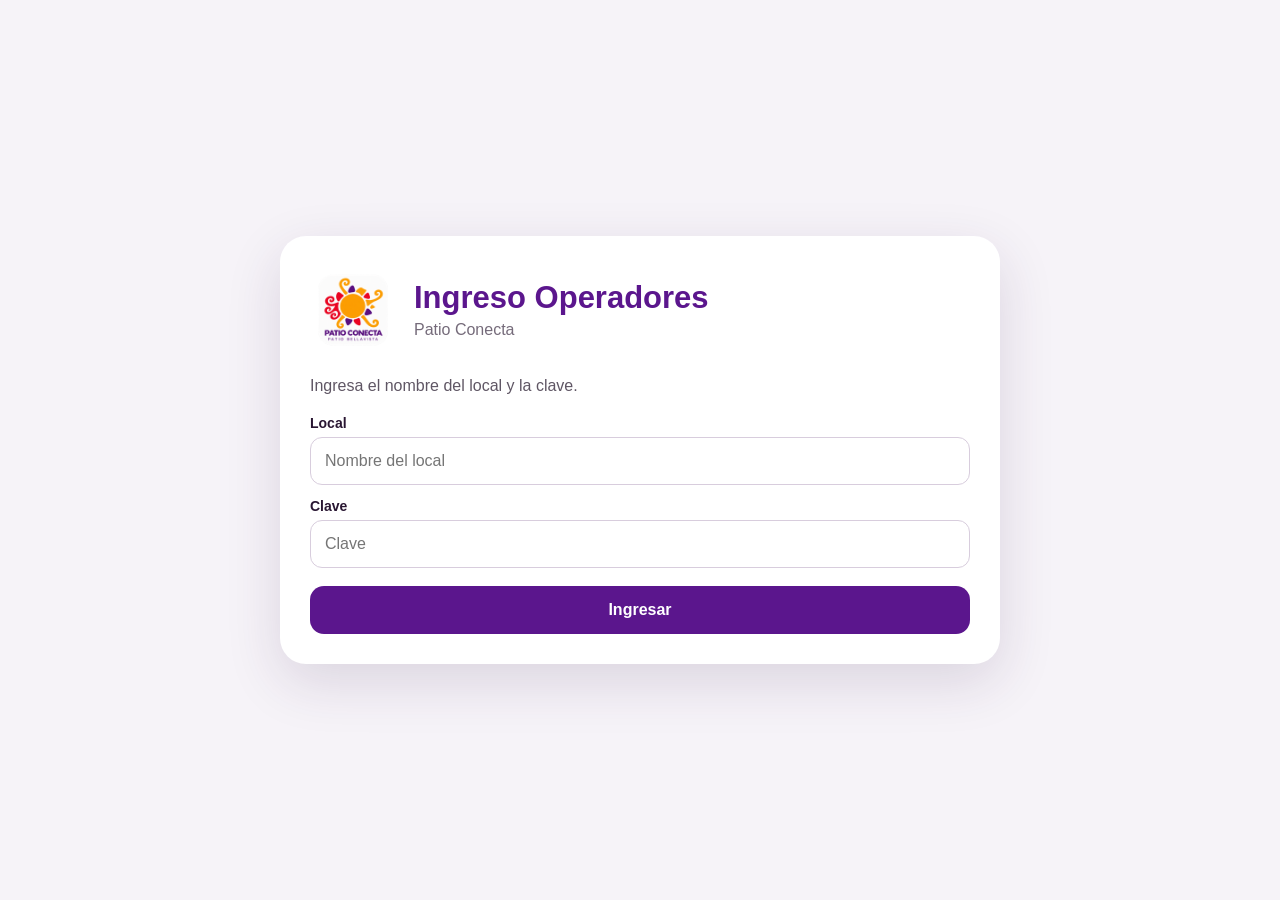
<file: patio-conecta/index_patio_conecta_CORREGIDO_SOLO.html>
<!doctype html>
<html lang="es">
<head>
  <meta charset="utf-8">
  <meta name="viewport" content="width=device-width,initial-scale=1,viewport-fit=cover">
  <meta name="theme-color" content="#5b168d">
  <meta name="apple-mobile-web-app-capable" content="yes">
  <meta name="apple-mobile-web-app-status-bar-style" content="default">
  <meta name="apple-mobile-web-app-title" content="Patio Conecta">
  <title>Patio Conecta</title>
  <link rel="manifest" href="./manifest.webmanifest">
  <link rel="apple-touch-icon" sizes="180x180" href="./icons/icon-180.png">
  <link rel="icon" type="image/png" sizes="32x32" href="./icons/icon-32.png">
  <style>
    *{box-sizing:border-box}
    body{margin:0;min-height:100vh;font-family:Arial,Helvetica,sans-serif;background:#f6f3f8;color:#291632}
    .wrap{min-height:100vh;display:grid;place-items:center;padding:22px}
    .card{width:min(720px,100%);background:#fff;border-radius:26px;padding:30px;box-shadow:0 18px 55px rgba(60,25,75,.14)}
    .brand{display:flex;align-items:center;gap:18px;margin-bottom:22px}
    .brand img{width:86px;height:86px;border-radius:20px}
    h1{margin:0;color:#5b168d;font-size:31px}
    .sub{margin:5px 0 0;color:#756b7a}
    .lead{color:#5f5664;line-height:1.55}
    label{display:block;font-size:14px;font-weight:700;margin:13px 0 6px}
    input{width:100%;padding:14px;border:1px solid #d8cddd;border-radius:12px;font-size:16px}
    button,a.btn{display:block;width:100%;border:0;border-radius:14px;padding:15px 16px;font-size:16px;font-weight:700;text-align:center;text-decoration:none;cursor:pointer}
    .primary{background:#5b168d;color:white}
    .open{background:#ef3340;color:white;margin-bottom:12px}
    .secondary{background:#f2eaf6;color:#5b168d;border:1px solid #e2d3e9}
    .disabled{background:#eee;color:#888;cursor:not-allowed}
    .hidden{display:none!important}
    .error{display:none;color:#b42318;margin-top:10px}
    .error.show{display:block}
    .status{margin-top:16px;padding:15px;border-radius:14px;background:#faf8fb;line-height:1.55}
    .status strong{color:#5b168d}
    .actions{display:grid;gap:12px;margin-top:20px}
    .back{margin-top:14px;background:white;color:#5b168d;border:1px solid #d9cce0}
    .small{font-size:13px;color:#817787;margin-top:14px}
    @media(max-width:560px){.card{padding:22px 18px}.brand img{width:70px;height:70px}h1{font-size:27px}}
  </style>
</head>
<body>
<div class="wrap">

<section id="loginCard" class="card">
  <div class="brand">
    <img src="./icons/icon-192.png" alt="Patio Conecta">
    <div><h1>Ingreso Operadores</h1><p class="sub">Patio Conecta</p></div>
  </div>
  <p class="lead">Ingresa el nombre del local y la clave.</p>
  <form id="loginForm">
    <label for="local">Local</label>
    <input id="local" required placeholder="Nombre del local">
    <label for="clave">Clave</label>
    <input id="clave" type="password" required placeholder="Clave">
    <button class="primary" type="submit" style="margin-top:18px">Ingresar</button>
    <div id="loginError" class="error">Local o clave incorrectos.</div>
  </form>
</section>

<section id="portalCard" class="card hidden">
  <div class="brand">
    <img src="./icons/icon-192.png" alt="Patio Conecta">
    <div><h1>Patio Conecta</h1><p class="sub">Acceso Operadores · Santiago</p></div>
  </div>

  <div class="actions">
    <a class="btn open" href="https://script.google.com/macros/s/AKfycbyGblqiV68dcWTPXopvJDbDJJYgpizVYq0InCan8NWu3h99pSyo_NoqebB_xtQavNKYGQ/exec">Abrir Patio Conecta</a>

    <button id="installBtn" class="primary hidden">Instalar Patio Conecta en este equipo</button>

    <button id="iosBtn" class="secondary hidden">Agregar Patio Conecta en iPhone / iPad</button>

    <button id="manualBtn" class="secondary hidden">Instalar Patio Conecta en este equipo</button>
  </div>

  <div id="status" class="status">
    <strong>Comprobando instalación…</strong><br>
    Esta página mostrará el botón de instalación directa solo si el navegador realmente lo habilita.
  </div>

  <button id="logoutBtn" class="back">Volver al ingreso</button>
</section>

</div>

<script>
const q = s => document.querySelector(s);
const loginCard = q('#loginCard');
const portalCard = q('#portalCard');
const loginError = q('#loginError');
const installBtn = q('#installBtn');
const iosBtn = q('#iosBtn');
const manualBtn = q('#manualBtn');
const status = q('#status');
let deferredPrompt = null;

function isIOS() {
  return /iphone|ipad|ipod/i.test(navigator.userAgent) ||
    (navigator.platform === 'MacIntel' && navigator.maxTouchPoints > 1);
}
function isAndroid() { return /android/i.test(navigator.userAgent); }
function isWindows() { return /windows/i.test(navigator.userAgent); }
function isMac() { return /macintosh|mac os x/i.test(navigator.userAgent) && !isIOS(); }
function isStandalone() {
  return window.matchMedia('(display-mode: standalone)').matches || navigator.standalone === true;
}
function show(el) { el.classList.remove('hidden'); }

q('#loginForm').addEventListener('submit', e => {
  e.preventDefault();
  const local = q('#local').value.trim().toLowerCase();
  const clave = q('#clave').value.trim().toLowerCase();
  if (local === 'santiago' && clave === 'santiago') {
    loginError.classList.remove('show');
    loginCard.classList.add('hidden');
    portalCard.classList.remove('hidden');
    refreshInstallUI();
  } else {
    loginError.classList.add('show');
  }
});

q('#logoutBtn').onclick = () => {
  portalCard.classList.add('hidden');
  loginCard.classList.remove('hidden');
};

window.addEventListener('beforeinstallprompt', e => {
  e.preventDefault();
  deferredPrompt = e;
  refreshInstallUI();
});

window.addEventListener('appinstalled', () => {
  deferredPrompt = null;
  installBtn.classList.add('hidden');
  manualBtn.classList.add('hidden');
  status.innerHTML = '<strong>Instalación completada.</strong><br>Patio Conecta ya quedó instalada en este equipo.';
});

function refreshInstallUI() {
  installBtn.classList.add('hidden');
  iosBtn.classList.add('hidden');
  manualBtn.classList.add('hidden');

  if (isStandalone()) {
    status.innerHTML = '<strong>Patio Conecta ya está instalada.</strong><br>Estás utilizando la aplicación en modo independiente.';
    return;
  }

  if (deferredPrompt) {
    show(installBtn);
    status.innerHTML = '<strong>Instalación directa disponible.</strong><br>Pulsa “Instalar Patio Conecta en este equipo”.';
    return;
  }

  if (isIOS()) {
    show(iosBtn);
    status.innerHTML = '<strong>iPhone / iPad.</strong><br>Pulsa “Agregar Patio Conecta en iPhone / iPad”. Intentaremos abrir directamente el panel Compartir del sistema.';
    return;
  }

  show(manualBtn);
  status.innerHTML = '<strong>Instalar Patio Conecta</strong><br>Pulsa el botón de instalación. Si el navegador no abre el instalador automáticamente, te mostraremos la ruta exacta para este equipo.';
}

installBtn.addEventListener('click', async () => {
  if (!deferredPrompt) {
    refreshInstallUI();
    return;
  }
  deferredPrompt.prompt();
  const result = await deferredPrompt.userChoice;
  if (result.outcome === 'accepted') {
    status.innerHTML = '<strong>Instalación iniciada.</strong><br>Confirma la ventana del navegador.';
  } else {
    status.innerHTML = '<strong>Instalación cancelada.</strong><br>Puedes volver a intentarlo.';
  }
  deferredPrompt = null;
});

iosBtn.addEventListener('click', async () => {
  if (navigator.share) {
    try {
      await navigator.share({
        title: 'Patio Conecta',
        text: 'Patio Conecta',
        url: window.location.href
      });
      status.innerHTML =
        '<strong>Completa la instalación.</strong><br>' +
        'En el panel Compartir, toca <strong>Agregar a pantalla de inicio</strong> y luego <strong>Agregar</strong>.';
      return;
    } catch (err) {
      if (err && err.name === 'AbortError') {
        status.innerHTML =
          '<strong>Se cerró el panel Compartir.</strong><br>' +
          'Pulsa nuevamente el botón para intentarlo otra vez.';
        return;
      }
    }
  }

  status.innerHTML =
    '<strong>iPhone / iPad</strong><br>' +
    'Abre el menú <strong>Compartir</strong> de tu navegador → ' +
    '<strong>Agregar a pantalla de inicio</strong> → <strong>Agregar</strong>.';
});

manualBtn.addEventListener('click', () => {
  if (isWindows()) {
    status.innerHTML = '<strong>Windows</strong><br>Chrome/Edge → menú ⋮ → Instalar página como app / Instalar aplicación.';
  } else if (isMac()) {
    status.innerHTML = '<strong>Mac</strong><br>Chrome/Edge → Instalar página como app. En Safari compatible: Archivo → Agregar al Dock.';
  } else if (isAndroid()) {
    status.innerHTML = '<strong>Android</strong><br>Chrome → menú ⋮ → Instalar app / Agregar a pantalla principal.';
  } else {
    status.innerHTML = '<strong>Instalación manual</strong><br>Utiliza la opción de instalar o agregar aplicación disponible en tu navegador.';
  }
});

if ('serviceWorker' in navigator) {
  window.addEventListener('load', async () => {
    try {
      await navigator.serviceWorker.register('./sw.js');
      await navigator.serviceWorker.ready;
    } catch (err) {
      status.innerHTML = '<strong>Error de instalación.</strong><br>No se pudo registrar el service worker.';
    }
    setTimeout(refreshInstallUI, 700);
  });
} else {
  setTimeout(refreshInstallUI, 300);
}
</script>
</body>
</html>
</file>
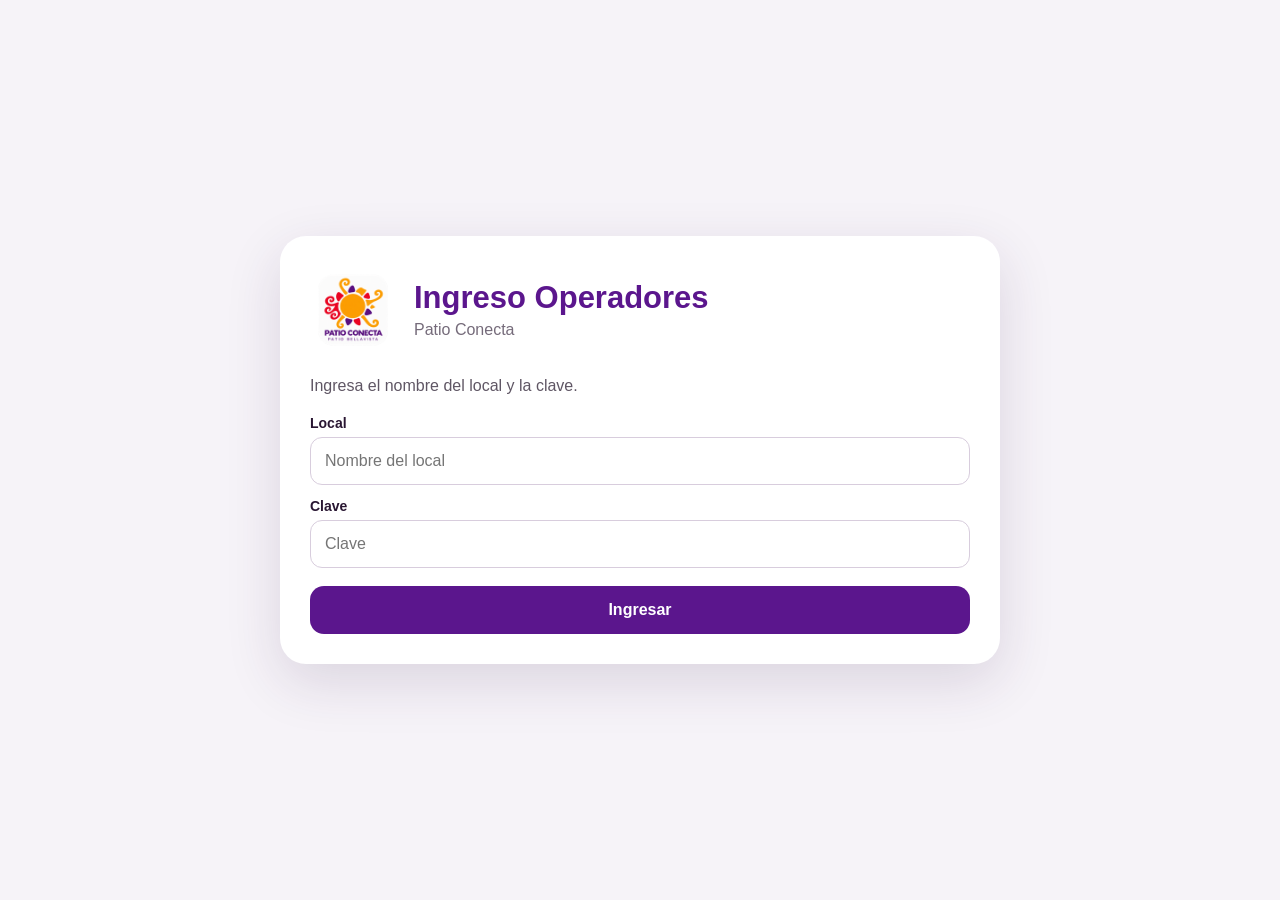
<file: patio-conecta/index_patio_conecta_FINAL_MOVIL.html>
<!doctype html>
<html lang="es">
<head>
  <meta charset="utf-8">
  <meta name="viewport" content="width=device-width,initial-scale=1,viewport-fit=cover">
  <meta name="theme-color" content="#5b168d">
  <meta name="apple-mobile-web-app-capable" content="yes">
  <meta name="apple-mobile-web-app-status-bar-style" content="default">
  <meta name="apple-mobile-web-app-title" content="Patio Conecta">
  <title>Patio Conecta</title>
  <link rel="manifest" href="./manifest.webmanifest">
  <link rel="apple-touch-icon" sizes="180x180" href="./icons/icon-180.png">
  <link rel="icon" type="image/png" sizes="32x32" href="./icons/icon-32.png">
  <style>
    *{box-sizing:border-box}
    body{margin:0;min-height:100vh;font-family:Arial,Helvetica,sans-serif;background:#f6f3f8;color:#291632}
    .wrap{min-height:100vh;display:grid;place-items:center;padding:22px}
    .card{width:min(720px,100%);background:#fff;border-radius:26px;padding:30px;box-shadow:0 18px 55px rgba(60,25,75,.14)}
    .brand{display:flex;align-items:center;gap:18px;margin-bottom:22px}
    .brand img{width:86px;height:86px;border-radius:20px}
    h1{margin:0;color:#5b168d;font-size:31px}
    .sub{margin:5px 0 0;color:#756b7a}
    .lead{color:#5f5664;line-height:1.55}
    label{display:block;font-size:14px;font-weight:700;margin:13px 0 6px}
    input{width:100%;padding:14px;border:1px solid #d8cddd;border-radius:12px;font-size:16px}
    button,a.btn{display:block;width:100%;border:0;border-radius:14px;padding:15px 16px;font-size:16px;font-weight:700;text-align:center;text-decoration:none;cursor:pointer}
    .primary{background:#5b168d;color:white}
    .open{background:#ef3340;color:white;margin-bottom:12px}
    .secondary{background:#f2eaf6;color:#5b168d;border:1px solid #e2d3e9}
    .disabled{background:#eee;color:#888;cursor:not-allowed}
    .hidden{display:none!important}
    .error{display:none;color:#b42318;margin-top:10px}
    .error.show{display:block}
    .status{margin-top:16px;padding:15px;border-radius:14px;background:#faf8fb;line-height:1.55}
    .status strong{color:#5b168d}
    .actions{display:grid;gap:12px;margin-top:20px}
    .back{margin-top:14px;background:white;color:#5b168d;border:1px solid #d9cce0}
    .small{font-size:13px;color:#817787;margin-top:14px}
    @media(max-width:560px){.card{padding:22px 18px}.brand img{width:70px;height:70px}h1{font-size:27px}}
  </style>
</head>
<body>
<div class="wrap">

<section id="loginCard" class="card">
  <div class="brand">
    <img src="./icons/icon-192.png" alt="Patio Conecta">
    <div><h1>Ingreso Operadores</h1><p class="sub">Patio Conecta</p></div>
  </div>
  <p class="lead">Ingresa el nombre del local y la clave.</p>
  <form id="loginForm">
    <label for="local">Local</label>
    <input id="local" required placeholder="Nombre del local">
    <label for="clave">Clave</label>
    <input id="clave" type="password" required placeholder="Clave">
    <button class="primary" type="submit" style="margin-top:18px">Ingresar</button>
    <div id="loginError" class="error">Local o clave incorrectos.</div>
  </form>
</section>

<section id="portalCard" class="card hidden">
  <div class="brand">
    <img src="./icons/icon-192.png" alt="Patio Conecta">
    <div><h1>Patio Conecta</h1><p class="sub">Acceso Operadores · Santiago</p></div>
  </div>

  <div class="actions">
    <a class="btn open" href="https://script.google.com/macros/s/AKfycbyGblqiV68dcWTPXopvJDbDJJYgpizVYq0InCan8NWu3h99pSyo_NoqebB_xtQavNKYGQ/exec">Abrir Patio Conecta</a>

    <button id="installBtn" class="primary hidden">Instalar Patio Conecta en este equipo</button>

    <button id="iosBtn" class="secondary hidden">Instalar Patio Conecta en este iPhone / iPad</button>

    <button id="manualBtn" class="secondary hidden">Ver cómo instalar en este equipo</button>
  </div>

  <div id="status" class="status">
    <strong>Comprobando instalación…</strong><br>
    Esta página mostrará el botón de instalación directa solo si el navegador realmente lo habilita.
  </div>

  <button id="logoutBtn" class="back">Volver al ingreso</button>
</section>

</div>

<script>
const q = s => document.querySelector(s);
const loginCard = q('#loginCard');
const portalCard = q('#portalCard');
const loginError = q('#loginError');
const installBtn = q('#installBtn');
const iosBtn = q('#iosBtn');
const manualBtn = q('#manualBtn');
const status = q('#status');
let deferredPrompt = null;

function isIOS() {
  return /iphone|ipad|ipod/i.test(navigator.userAgent) ||
    (navigator.platform === 'MacIntel' && navigator.maxTouchPoints > 1);
}
function isAndroid() { return /android/i.test(navigator.userAgent); }
function isWindows() { return /windows/i.test(navigator.userAgent); }
function isMac() { return /macintosh|mac os x/i.test(navigator.userAgent) && !isIOS(); }
function isStandalone() {
  return window.matchMedia('(display-mode: standalone)').matches || navigator.standalone === true;
}
function show(el) { el.classList.remove('hidden'); }

q('#loginForm').addEventListener('submit', e => {
  e.preventDefault();
  const local = q('#local').value.trim().toLowerCase();
  const clave = q('#clave').value.trim().toLowerCase();
  if (local === 'santiago' && clave === 'santiago') {
    loginError.classList.remove('show');
    loginCard.classList.add('hidden');
    portalCard.classList.remove('hidden');
    refreshInstallUI();
  } else {
    loginError.classList.add('show');
  }
});

q('#logoutBtn').onclick = () => {
  portalCard.classList.add('hidden');
  loginCard.classList.remove('hidden');
};

window.addEventListener('beforeinstallprompt', e => {
  e.preventDefault();
  deferredPrompt = e;
  refreshInstallUI();
});

window.addEventListener('appinstalled', () => {
  deferredPrompt = null;
  installBtn.classList.add('hidden');
  manualBtn.classList.add('hidden');
  status.innerHTML = '<strong>Instalación completada.</strong><br>Patio Conecta ya quedó instalada en este equipo.';
});

function refreshInstallUI() {
  installBtn.classList.add('hidden');
  iosBtn.classList.add('hidden');
  manualBtn.classList.add('hidden');

  if (isStandalone()) {
    status.innerHTML = '<strong>Patio Conecta ya está instalada.</strong><br>Estás utilizando la aplicación en modo independiente.';
    return;
  }

  if (deferredPrompt) {
    show(installBtn);
    status.innerHTML = '<strong>Instalación directa disponible.</strong><br>Pulsa “Instalar Patio Conecta en este equipo”.';
    return;
  }

  if (isIOS()) {
    show(iosBtn);
    status.innerHTML = '<strong>iPhone / iPad</strong><br>Pulsa “Instalar Patio Conecta en este iPhone / iPad”. Te mostraremos exactamente qué tocar según el navegador que estés usando.';
    return;
  }

  show(manualBtn);
  status.innerHTML = '<strong>El navegador no habilitó la instalación directa.</strong><br>Usa “Ver cómo instalar en este equipo”.';
}

installBtn.addEventListener('click', async () => {
  if (!deferredPrompt) {
    refreshInstallUI();
    return;
  }
  deferredPrompt.prompt();
  const result = await deferredPrompt.userChoice;
  if (result.outcome === 'accepted') {
    status.innerHTML = '<strong>Instalación iniciada.</strong><br>Confirma la ventana del navegador.';
  } else {
    status.innerHTML = '<strong>Instalación cancelada.</strong><br>Puedes volver a intentarlo.';
  }
  deferredPrompt = null;
});

iosBtn.addEventListener('click', () => {
  const ua = navigator.userAgent;

  const chromeIOS = /CriOS/i.test(ua);
  const firefoxIOS = /FxiOS/i.test(ua);
  const edgeIOS = /EdgiOS/i.test(ua);
  const operaIOS = /OPiOS/i.test(ua);
  const safariIOS = /Safari/i.test(ua) && !/CriOS|FxiOS|EdgiOS|OPiOS/i.test(ua);

  if (chromeIOS) {
    status.innerHTML =
      '<strong>Chrome en iPhone / iPad</strong><br>' +
      '1. Toca el botón <strong>Compartir ⬆︎</strong> que está a la derecha de la barra de direcciones.<br>' +
      '2. En el panel que se abre, busca y toca <strong>Agregar a pantalla de inicio</strong>.<br>' +
      '3. Confirma tocando <strong>Agregar</strong>.<br><br>' +
      '✅ Patio Conecta quedará en tu pantalla de inicio con su nombre e ícono.';
  } else if (safariIOS) {
    status.innerHTML =
      '<strong>Safari en iPhone / iPad</strong><br>' +
      '1. Toca el botón <strong>Compartir ⬆︎</strong> (cuadrado con flecha hacia arriba).<br>' +
      '2. Toca <strong>Agregar a pantalla de inicio</strong>.<br>' +
      '3. Si aparece <strong>Abrir como app web</strong>, déjalo activado.<br>' +
      '4. Toca <strong>Agregar</strong>.<br><br>' +
      '✅ Patio Conecta quedará instalada en tu pantalla de inicio.';
  } else if (edgeIOS) {
    status.innerHTML =
      '<strong>Edge en iPhone / iPad</strong><br>' +
      '1. Abre el menú de Edge y toca <strong>Compartir</strong>.<br>' +
      '2. En el panel de iOS, busca <strong>Agregar a pantalla de inicio</strong>.<br>' +
      '3. Toca <strong>Agregar</strong>.<br><br>' +
      'Si “Agregar a pantalla de inicio” no aparece, desliza hacia abajo en la lista de acciones.';
  } else if (firefoxIOS) {
    status.innerHTML =
      '<strong>Firefox en iPhone / iPad</strong><br>' +
      '1. Abre el menú de Firefox y toca <strong>Compartir</strong>.<br>' +
      '2. En el panel de iOS, busca <strong>Agregar a pantalla de inicio</strong>.<br>' +
      '3. Toca <strong>Agregar</strong>.<br><br>' +
      'Si la opción no aparece, revisa la lista completa de acciones del panel Compartir.';
  } else if (operaIOS) {
    status.innerHTML =
      '<strong>Opera en iPhone / iPad</strong><br>' +
      '1. Abre el menú del navegador y toca <strong>Compartir</strong>.<br>' +
      '2. Busca <strong>Agregar a pantalla de inicio</strong>.<br>' +
      '3. Toca <strong>Agregar</strong>.';
  } else {
    status.innerHTML =
      '<strong>iPhone / iPad</strong><br>' +
      '1. Busca el botón <strong>Compartir ⬆︎</strong> de tu navegador.<br>' +
      '2. Toca <strong>Agregar a pantalla de inicio</strong>.<br>' +
      '3. Confirma con <strong>Agregar</strong>.<br><br>' +
      'No necesitas cambiar de navegador.';
  }
});

manualBtn.addEventListener('click', () => {
  if (isWindows()) {
    status.innerHTML = '<strong>Windows</strong><br>Chrome/Edge → menú ⋮ → Instalar página como app / Instalar aplicación.';
  } else if (isMac()) {
    status.innerHTML = '<strong>Mac</strong><br>Chrome/Edge → Instalar página como app. En Safari compatible: Archivo → Agregar al Dock.';
  } else if (isAndroid()) {
    status.innerHTML = '<strong>Android</strong><br>Chrome → menú ⋮ → Instalar app / Agregar a pantalla principal.';
  } else {
    status.innerHTML = '<strong>Instalación manual</strong><br>Utiliza la opción de instalar o agregar aplicación disponible en tu navegador.';
  }
});

if ('serviceWorker' in navigator) {
  window.addEventListener('load', async () => {
    try {
      await navigator.serviceWorker.register('./sw.js');
      await navigator.serviceWorker.ready;
    } catch (err) {
      status.innerHTML = '<strong>Error de instalación.</strong><br>No se pudo registrar el service worker.';
    }
    setTimeout(refreshInstallUI, 700);
  });
} else {
  setTimeout(refreshInstallUI, 300);
}
</script>
<!-- patio-conecta-mobile-guidance-v1 -->
</body>
</html>
</file>
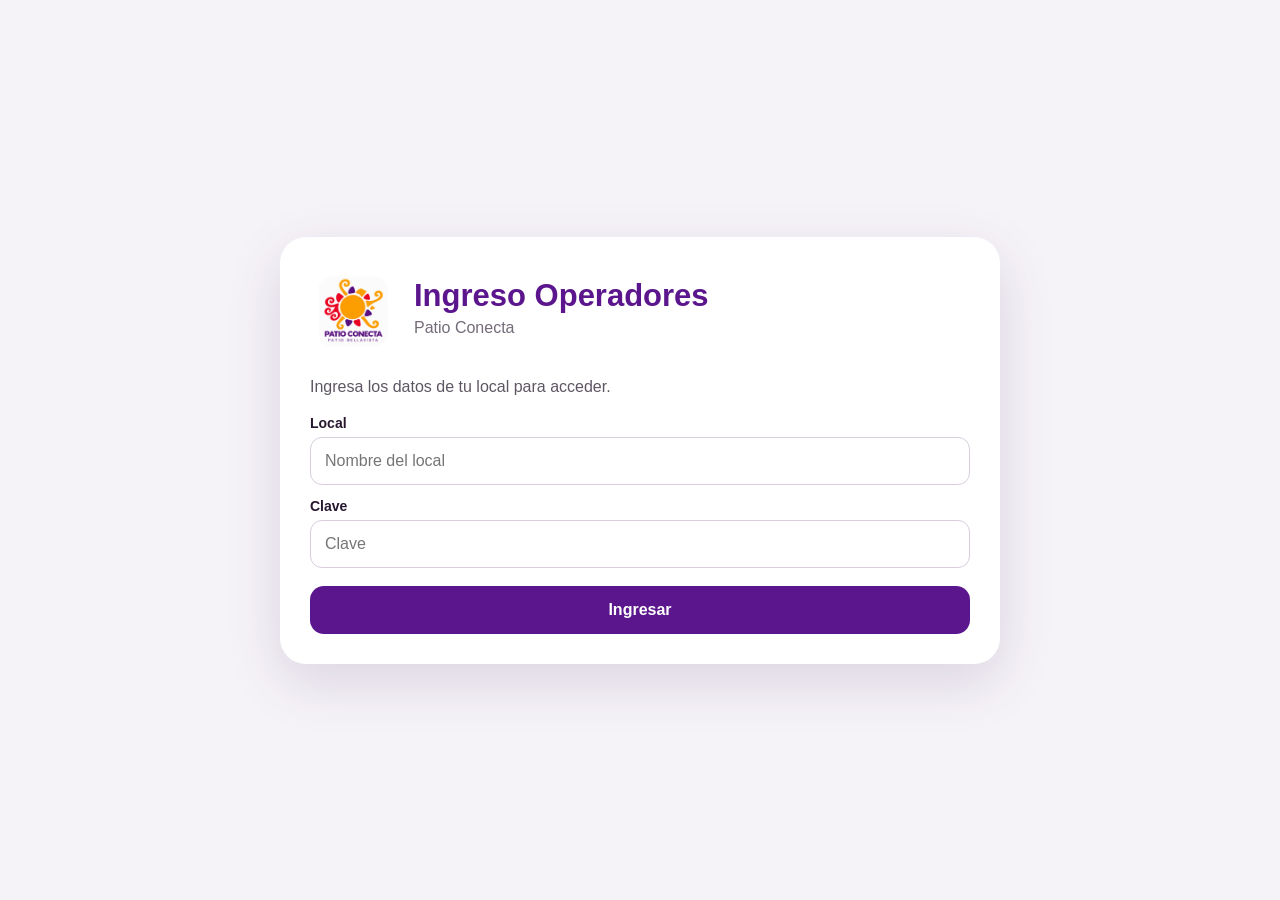
<file: patio-conecta/index_patio_conecta_INSTALAR.html>
<!doctype html><html lang="es"><head><meta charset="utf-8"><meta name="viewport" content="width=device-width,initial-scale=1"><meta name="theme-color" content="#5b168d"><meta name="apple-mobile-web-app-capable" content="yes"><meta name="apple-mobile-web-app-title" content="Patio Conecta"><title>Patio Conecta</title><link rel="manifest" href="./manifest.webmanifest"><link rel="apple-touch-icon" href="./icons/icon-180.png"><link rel="icon" href="./icons/icon-32.png"><style>*{box-sizing:border-box}body{margin:0;min-height:100vh;font-family:Arial;background:#f6f3f8;color:#27172f}.wrap{min-height:100vh;display:grid;place-items:center;padding:22px}.card{width:min(720px,100%);background:#fff;border-radius:26px;padding:30px;box-shadow:0 18px 55px #3c194b24}.head{display:flex;align-items:center;gap:18px;margin-bottom:22px}.head img{width:86px;height:86px;border-radius:20px;object-fit:cover}h1{margin:0;color:#5b168d;font-size:31px}.sub{margin:5px 0;color:#746b79}label{font-size:14px;font-weight:700;display:block;margin:13px 0 6px}input{width:100%;padding:14px;border:1px solid #d8cddd;border-radius:12px;font-size:16px}button,a.btn{display:block;width:100%;border:0;border-radius:14px;padding:15px 16px;font-size:16px;font-weight:700;text-align:center;text-decoration:none;cursor:pointer}.login{margin-top:18px;background:#5b168d;color:white}.open{background:#ef3340;color:white;margin:18px 0 24px}.grid{display:grid;grid-template-columns:1fr 1fr;gap:12px}.install{background:#f2eaf6;color:#5b168d;border:1px solid #e2d3e9}h2{font-size:20px;margin:12px 0 7px}.intro{color:#5f5664;line-height:1.5}.hidden{display:none!important}.error{display:none;color:#b42318;margin-top:10px}.error.show{display:block}.help{display:none;margin-top:16px;padding:16px;background:#faf8fb;border-radius:14px;line-height:1.55}.help.show{display:block}.help li{margin:7px 0}.back{margin-top:14px;background:#fff;color:#5b168d;border:1px solid #d9cce0}@media(max-width:560px){.card{padding:22px 18px}.grid{grid-template-columns:1fr}.head img{width:70px;height:70px}h1{font-size:27px}}</style></head><body><div class="wrap">
<section id="login" class="card"><div class="head"><img src="./icons/icon-192.png" alt="Patio Conecta"><div><h1>Ingreso Operadores</h1><p class="sub">Patio Conecta</p></div></div><p class="intro">Ingresa los datos de tu local para acceder.</p><form id="form"><label>Local</label><input id="local" placeholder="Nombre del local" required><label>Clave</label><input id="clave" type="password" placeholder="Clave" required><button class="login">Ingresar</button><div id="error" class="error">Local o clave incorrectos.</div></form></section>
<section id="portal" class="card hidden"><div class="head"><img src="./icons/icon-192.png" alt="Patio Conecta"><div><h1>Patio Conecta</h1><p class="sub">Acceso Operadores · Santiago</p></div></div><a class="btn open" href="https://script.google.com/macros/s/AKfycbyGblqiV68dcWTPXopvJDbDJJYgpizVYq0InCan8NWu3h99pSyo_NoqebB_xtQavNKYGQ/exec">Abrir Patio Conecta</a><h2>Instalar Patio Conecta</h2><p class="intro">Elige el dispositivo donde quieres instalar Patio Conecta.</p><div class="grid"><button class="install" data-os="windows">💻 Instalar en Windows</button><button class="install" data-os="mac">🍎 Instalar en Mac</button><button class="install" data-os="android">🤖 Instalar en Android</button><button class="install" data-os="ios">📱 Instalar en iPhone / iPad</button></div><div id="help" class="help"></div><button id="logout" class="back">Volver al ingreso</button></section></div>
<script>let dp=null;const q=x=>document.querySelector(x),login=q('#login'),portal=q('#portal'),help=q('#help');q('#form').onsubmit=e=>{e.preventDefault();if(q('#local').value.trim().toLowerCase()==='santiago'&&q('#clave').value.trim().toLowerCase()==='santiago'){q('#error').classList.remove('show');login.classList.add('hidden');portal.classList.remove('hidden')}else q('#error').classList.add('show')};q('#logout').onclick=()=>{portal.classList.add('hidden');login.classList.remove('hidden');help.classList.remove('show')};addEventListener('beforeinstallprompt',e=>{e.preventDefault();dp=e});async function install(f){if(dp){dp.prompt();await dp.userChoice;dp=null}else{help.innerHTML=f;help.classList.add('show');help.scrollIntoView({behavior:'smooth'})}}document.querySelectorAll('[data-os]').forEach(b=>b.onclick=()=>{let o=b.dataset.os;if(o==='windows')install('<strong>PC / Windows</strong><ol><li>Abre esta página en Chrome o Edge.</li><li>Chrome: menú <strong>⋮</strong> → <strong>Transmitir, guardar y compartir</strong> → <strong>Instalar página como app</strong>.</li><li>Confirma <strong>Instalar</strong>.</li></ol>');if(o==='mac')install('<strong>Mac</strong><ol><li>Chrome/Edge: selecciona <strong>Instalar página como app</strong>.</li><li>Safari compatible: <strong>Archivo → Agregar al Dock</strong>.</li></ol>');if(o==='android')install('<strong>Android</strong><ol><li>Abre esta página en Chrome.</li><li>Menú <strong>⋮</strong> → <strong>Instalar app</strong> o <strong>Agregar a pantalla principal</strong>.</li><li>Confirma.</li></ol>');if(o==='ios'){help.innerHTML='<strong>iPhone / iPad</strong><ol><li>Abre esta página en <strong>Safari</strong>.</li><li>Toca <strong>Compartir</strong>.</li><li><strong>Agregar a pantalla de inicio</strong>.</li><li>Toca <strong>Agregar</strong>.</li></ol>';help.classList.add('show');help.scrollIntoView({behavior:'smooth'})}});if('serviceWorker'in navigator)addEventListener('load',()=>navigator.serviceWorker.register('./sw.js'));</script></body></html>
</file>
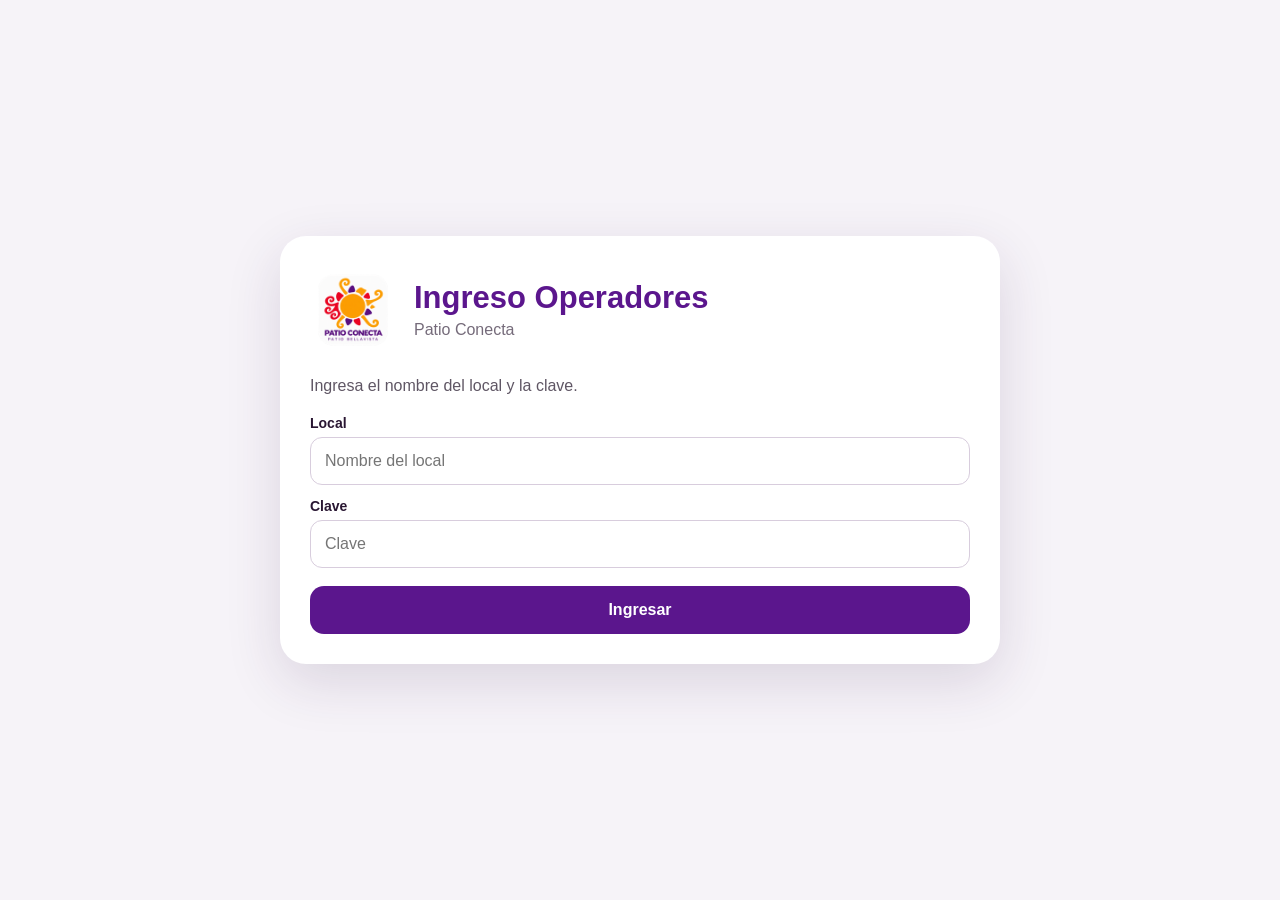
<file: patio-conecta/index_patio_conecta_INSTALAR_MAS_MOVILES.html>
<!doctype html>
<html lang="es">
<head>
  <meta charset="utf-8">
  <meta name="viewport" content="width=device-width,initial-scale=1,viewport-fit=cover">
  <meta name="theme-color" content="#5b168d">
  <meta name="apple-mobile-web-app-capable" content="yes">
  <meta name="apple-mobile-web-app-status-bar-style" content="default">
  <meta name="apple-mobile-web-app-title" content="Patio Conecta">
  <title>Patio Conecta</title>
  <link rel="manifest" href="./manifest.webmanifest">
  <link rel="apple-touch-icon" sizes="180x180" href="./icons/icon-180.png">
  <link rel="icon" type="image/png" sizes="32x32" href="./icons/icon-32.png">
  <style>
    *{box-sizing:border-box}
    body{margin:0;min-height:100vh;font-family:Arial,Helvetica,sans-serif;background:#f6f3f8;color:#291632}
    .wrap{min-height:100vh;display:grid;place-items:center;padding:22px}
    .card{width:min(720px,100%);background:#fff;border-radius:26px;padding:30px;box-shadow:0 18px 55px rgba(60,25,75,.14)}
    .brand{display:flex;align-items:center;gap:18px;margin-bottom:22px}
    .brand img{width:86px;height:86px;border-radius:20px}
    h1{margin:0;color:#5b168d;font-size:31px}
    .sub{margin:5px 0 0;color:#756b7a}
    .lead{color:#5f5664;line-height:1.55}
    label{display:block;font-size:14px;font-weight:700;margin:13px 0 6px}
    input{width:100%;padding:14px;border:1px solid #d8cddd;border-radius:12px;font-size:16px}
    button,a.btn{display:block;width:100%;border:0;border-radius:14px;padding:15px 16px;font-size:16px;font-weight:700;text-align:center;text-decoration:none;cursor:pointer}
    .primary{background:#5b168d;color:white}
    .open{background:#ef3340;color:white;margin-bottom:12px}
    .secondary{background:#f2eaf6;color:#5b168d;border:1px solid #e2d3e9}
    .disabled{background:#eee;color:#888;cursor:not-allowed}
    .hidden{display:none!important}
    .error{display:none;color:#b42318;margin-top:10px}
    .error.show{display:block}
    .status{margin-top:16px;padding:15px;border-radius:14px;background:#faf8fb;line-height:1.55}
    .status strong{color:#5b168d}
    .actions{display:grid;gap:12px;margin-top:20px}
    .back{margin-top:14px;background:white;color:#5b168d;border:1px solid #d9cce0}
    .small{font-size:13px;color:#817787;margin-top:14px}
    @media(max-width:560px){.card{padding:22px 18px}.brand img{width:70px;height:70px}h1{font-size:27px}}
  </style>
</head>
<body>
<div class="wrap">

<section id="loginCard" class="card">
  <div class="brand">
    <img src="./icons/icon-192.png" alt="Patio Conecta">
    <div><h1>Ingreso Operadores</h1><p class="sub">Patio Conecta</p></div>
  </div>
  <p class="lead">Ingresa el nombre del local y la clave.</p>
  <form id="loginForm">
    <label for="local">Local</label>
    <input id="local" required placeholder="Nombre del local">
    <label for="clave">Clave</label>
    <input id="clave" type="password" required placeholder="Clave">
    <button class="primary" type="submit" style="margin-top:18px">Ingresar</button>
    <div id="loginError" class="error">Local o clave incorrectos.</div>
  </form>
</section>

<section id="portalCard" class="card hidden">
  <div class="brand">
    <img src="./icons/icon-192.png" alt="Patio Conecta">
    <div><h1>Patio Conecta</h1><p class="sub">Acceso Operadores · Santiago</p></div>
  </div>

  <div class="actions">
    <a class="btn open" href="https://script.google.com/macros/s/AKfycbyGblqiV68dcWTPXopvJDbDJJYgpizVYq0InCan8NWu3h99pSyo_NoqebB_xtQavNKYGQ/exec">Abrir Patio Conecta</a>

    <button id="installBtn" class="primary hidden">Instalar Patio Conecta en este equipo</button>

    <button id="iosBtn" class="secondary hidden">Instalar Patio Conecta en este iPhone / iPad</button>
  </div>

  <div id="status" class="status">
    <strong>Comprobando instalación…</strong><br>
    Esta página mostrará el botón de instalación directa solo si el navegador realmente lo habilita.
  </div>

  <button id="logoutBtn" class="back">Volver al ingreso</button>
</section>

</div>

<script>
const q = s => document.querySelector(s);
const loginCard = q('#loginCard');
const portalCard = q('#portalCard');
const loginError = q('#loginError');
const installBtn = q('#installBtn');
const iosBtn = q('#iosBtn');
const manualBtn = null;
const status = q('#status');
let deferredPrompt = null;

function isIOS() {
  return /iphone|ipad|ipod/i.test(navigator.userAgent) ||
    (navigator.platform === 'MacIntel' && navigator.maxTouchPoints > 1);
}
function isAndroid() { return /android/i.test(navigator.userAgent); }
function isWindows() { return /windows/i.test(navigator.userAgent); }
function isMac() { return /macintosh|mac os x/i.test(navigator.userAgent) && !isIOS(); }
function isStandalone() {
  return window.matchMedia('(display-mode: standalone)').matches || navigator.standalone === true;
}
function show(el) { el.classList.remove('hidden'); }

q('#loginForm').addEventListener('submit', e => {
  e.preventDefault();
  const local = q('#local').value.trim().toLowerCase();
  const clave = q('#clave').value.trim().toLowerCase();
  if (local === 'santiago' && clave === 'santiago') {
    loginError.classList.remove('show');
    loginCard.classList.add('hidden');
    portalCard.classList.remove('hidden');
    refreshInstallUI();
  } else {
    loginError.classList.add('show');
  }
});

q('#logoutBtn').onclick = () => {
  portalCard.classList.add('hidden');
  loginCard.classList.remove('hidden');
};

window.addEventListener('beforeinstallprompt', e => {
  e.preventDefault();
  deferredPrompt = e;
  refreshInstallUI();
});

window.addEventListener('appinstalled', () => {
  deferredPrompt = null;
  installBtn.classList.add('hidden');
  if (manualBtn) manualBtn.classList.add('hidden');
  status.innerHTML = '<strong>Instalación completada.</strong><br>Patio Conecta ya quedó instalada en este equipo.';
});

function refreshInstallUI() {
  installBtn.classList.add('hidden');
  iosBtn.classList.add('hidden');
  if (manualBtn) manualBtn.classList.add('hidden');

  if (isStandalone()) {
    status.innerHTML = '<strong>Patio Conecta ya está instalada.</strong><br>Estás utilizando la aplicación en modo independiente.';
    return;
  }

  if (deferredPrompt) {
    show(installBtn);
    status.innerHTML = '<strong>Instalación directa disponible.</strong><br>Pulsa “Instalar Patio Conecta en este equipo”.';
    return;
  }

  if (isIOS()) {
    show(iosBtn);
    status.innerHTML = '<strong>iPhone / iPad</strong><br>Pulsa “Instalar Patio Conecta en este iPhone / iPad”. Te mostraremos exactamente qué tocar según el navegador que estés usando.';
    return;
  }

  
  status.innerHTML = '<strong>Patio Conecta</strong><br>Puedes abrir la aplicación desde el botón superior.';
}

installBtn.addEventListener('click', async () => {
  if (!deferredPrompt) {
    refreshInstallUI();
    return;
  }
  deferredPrompt.prompt();
  const result = await deferredPrompt.userChoice;
  if (result.outcome === 'accepted') {
    status.innerHTML = '<strong>Instalación iniciada.</strong><br>Confirma la ventana del navegador.';
  } else {
    status.innerHTML = '<strong>Instalación cancelada.</strong><br>Puedes volver a intentarlo.';
  }
  deferredPrompt = null;
});

iosBtn.addEventListener('click', () => {
  const ua = navigator.userAgent;
  const chromeIOS = /CriOS/i.test(ua);
  const firefoxIOS = /FxiOS/i.test(ua);
  const edgeIOS = /EdgiOS/i.test(ua);
  const operaIOS = /OPiOS/i.test(ua);
  const safariIOS = /Safari/i.test(ua) && !/CriOS|FxiOS|EdgiOS|OPiOS/i.test(ua);

  if (chromeIOS) {
    status.innerHTML =
      '<strong>Chrome en iPhone / iPad</strong><br>' +
      '1. Toca <strong>Compartir ⬆︎</strong> a la derecha de la barra de direcciones.<br>' +
      '2. Toca <strong>Agregar a pantalla de inicio</strong>.<br>' +
      '3. Confirma con <strong>Agregar</strong>.<br><br>' +
      '✅ Patio Conecta quedará en tu pantalla de inicio con su nombre e ícono.';
  } else if (safariIOS) {
    status.innerHTML =
      '<strong>Safari en iPhone / iPad</strong><br>' +
      '1. Toca <strong>Compartir ⬆︎</strong>.<br>' +
      '2. Toca <strong>Agregar a pantalla de inicio</strong>.<br>' +
      '3. Si aparece <strong>Abrir como app web</strong>, déjalo activado.<br>' +
      '4. Toca <strong>Agregar</strong>.<br><br>' +
      '✅ Patio Conecta quedará instalada en tu pantalla de inicio.';
  } else if (edgeIOS) {
    status.innerHTML =
      '<strong>Edge en iPhone / iPad</strong><br>' +
      '1. Abre el menú de Edge y toca <strong>Compartir</strong>.<br>' +
      '2. Toca <strong>Agregar a pantalla de inicio</strong>.<br>' +
      '3. Confirma con <strong>Agregar</strong>.';
  } else if (firefoxIOS) {
    status.innerHTML =
      '<strong>Firefox en iPhone / iPad</strong><br>' +
      '1. Abre el menú de Firefox y toca <strong>Compartir</strong>.<br>' +
      '2. Toca <strong>Agregar a pantalla de inicio</strong>.<br>' +
      '3. Confirma con <strong>Agregar</strong>.';
  } else if (operaIOS) {
    status.innerHTML =
      '<strong>Opera en iPhone / iPad</strong><br>' +
      '1. Abre el menú del navegador y toca <strong>Compartir</strong>.<br>' +
      '2. Toca <strong>Agregar a pantalla de inicio</strong>.<br>' +
      '3. Confirma con <strong>Agregar</strong>.';
  } else {
    status.innerHTML =
      '<strong>iPhone / iPad</strong><br>' +
      '1. Busca el botón <strong>Compartir ⬆︎</strong> de tu navegador.<br>' +
      '2. Toca <strong>Agregar a pantalla de inicio</strong>.<br>' +
      '3. Confirma con <strong>Agregar</strong>.';
  }
});


if ('serviceWorker' in navigator) {
  window.addEventListener('load', async () => {
    try {
      await navigator.serviceWorker.register('./sw.js');
      await navigator.serviceWorker.ready;
    } catch (err) {
      status.innerHTML = '<strong>Error de instalación.</strong><br>No se pudo registrar el service worker.';
    }
    setTimeout(refreshInstallUI, 700);
  });
} else {
  setTimeout(refreshInstallUI, 300);
}
</script>
<!-- pc-combined-final-mobile-v1 -->
</body>
</html>
</file>
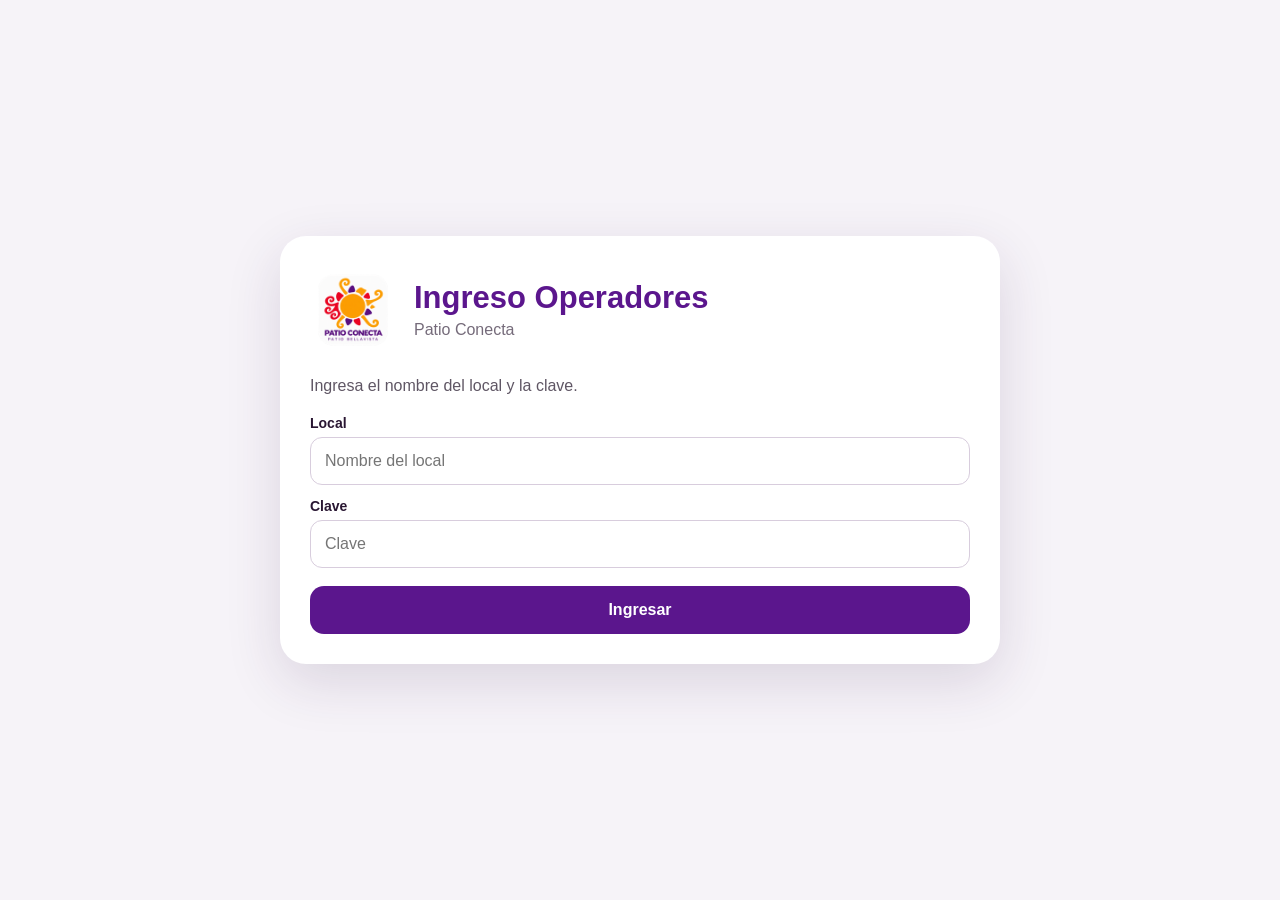
<file: patio-conecta/index_patio_conecta_PC_FIX_VERIFICABLE.html>
<!doctype html>
<html lang="es">
<head>
  <meta charset="utf-8">
  <meta name="viewport" content="width=device-width,initial-scale=1,viewport-fit=cover">
  <meta name="theme-color" content="#5b168d">
  <meta name="apple-mobile-web-app-capable" content="yes">
  <meta name="apple-mobile-web-app-status-bar-style" content="default">
  <meta name="apple-mobile-web-app-title" content="Patio Conecta">
  <title>Patio Conecta</title>
  <link rel="manifest" href="./manifest.webmanifest">
  <link rel="apple-touch-icon" sizes="180x180" href="./icons/icon-180.png">
  <link rel="icon" type="image/png" sizes="32x32" href="./icons/icon-32.png">
  <style>
    *{box-sizing:border-box}
    body{margin:0;min-height:100vh;font-family:Arial,Helvetica,sans-serif;background:#f6f3f8;color:#291632}
    .wrap{min-height:100vh;display:grid;place-items:center;padding:22px}
    .card{width:min(720px,100%);background:#fff;border-radius:26px;padding:30px;box-shadow:0 18px 55px rgba(60,25,75,.14)}
    .brand{display:flex;align-items:center;gap:18px;margin-bottom:22px}
    .brand img{width:86px;height:86px;border-radius:20px}
    h1{margin:0;color:#5b168d;font-size:31px}
    .sub{margin:5px 0 0;color:#756b7a}
    .lead{color:#5f5664;line-height:1.55}
    label{display:block;font-size:14px;font-weight:700;margin:13px 0 6px}
    input{width:100%;padding:14px;border:1px solid #d8cddd;border-radius:12px;font-size:16px}
    button,a.btn{display:block;width:100%;border:0;border-radius:14px;padding:15px 16px;font-size:16px;font-weight:700;text-align:center;text-decoration:none;cursor:pointer}
    .primary{background:#5b168d;color:white}
    .open{background:#ef3340;color:white;margin-bottom:12px}
    .secondary{background:#f2eaf6;color:#5b168d;border:1px solid #e2d3e9}
    .disabled{background:#eee;color:#888;cursor:not-allowed}
    .hidden{display:none!important}
    .error{display:none;color:#b42318;margin-top:10px}
    .error.show{display:block}
    .status{margin-top:16px;padding:15px;border-radius:14px;background:#faf8fb;line-height:1.55}
    .status strong{color:#5b168d}
    .actions{display:grid;gap:12px;margin-top:20px}
    .back{margin-top:14px;background:white;color:#5b168d;border:1px solid #d9cce0}
    .small{font-size:13px;color:#817787;margin-top:14px}
    @media(max-width:560px){.card{padding:22px 18px}.brand img{width:70px;height:70px}h1{font-size:27px}}
  </style>
</head>
<body>
<div class="wrap">

<section id="loginCard" class="card">
  <div class="brand">
    <img src="./icons/icon-192.png" alt="Patio Conecta">
    <div><h1>Ingreso Operadores</h1><p class="sub">Patio Conecta</p></div>
  </div>
  <p class="lead">Ingresa el nombre del local y la clave.</p>
  <form id="loginForm">
    <label for="local">Local</label>
    <input id="local" required placeholder="Nombre del local">
    <label for="clave">Clave</label>
    <input id="clave" type="password" required placeholder="Clave">
    <button class="primary" type="submit" style="margin-top:18px">Ingresar</button>
    <div id="loginError" class="error">Local o clave incorrectos.</div>
  </form>
</section>

<section id="portalCard" class="card hidden">
  <div class="brand">
    <img src="./icons/icon-192.png" alt="Patio Conecta">
    <div><h1>Patio Conecta</h1><p class="sub">Acceso Operadores · Santiago</p></div>
  </div>

  <div class="actions">
    <a class="btn open" href="https://script.google.com/macros/s/AKfycbyGblqiV68dcWTPXopvJDbDJJYgpizVYq0InCan8NWu3h99pSyo_NoqebB_xtQavNKYGQ/exec">Abrir Patio Conecta</a>

    <button id="installBtn" class="primary hidden">Instalar Patio Conecta en este equipo</button>

    <button id="iosBtn" class="secondary hidden">Agregar Patio Conecta en iPhone / iPad</button>

    <button id="manualBtn" class="secondary hidden">Instalar Patio Conecta en este equipo</button>
  </div>

  <div id="status" class="status">
    <strong>Comprobando instalación…</strong><br>
    Esta página mostrará el botón de instalación directa solo si el navegador realmente lo habilita.
  </div>

  <button id="logoutBtn" class="back">Volver al ingreso</button>
<p style="font-size:12px;color:#8a818f;text-align:center;margin-top:14px">Versión PC-2026-09-10-A</p>
</section>

</div>

<script>
const q = s => document.querySelector(s);
const loginCard = q('#loginCard');
const portalCard = q('#portalCard');
const loginError = q('#loginError');
const installBtn = q('#installBtn');
const iosBtn = q('#iosBtn');
const manualBtn = q('#manualBtn');
const status = q('#status');
let deferredPrompt = null;

function isIOS() {
  return /iphone|ipad|ipod/i.test(navigator.userAgent) ||
    (navigator.platform === 'MacIntel' && navigator.maxTouchPoints > 1);
}
function isAndroid() { return /android/i.test(navigator.userAgent); }
function isWindows() { return /windows/i.test(navigator.userAgent); }
function isMac() { return /macintosh|mac os x/i.test(navigator.userAgent) && !isIOS(); }
function isStandalone() {
  return window.matchMedia('(display-mode: standalone)').matches || navigator.standalone === true;
}
function show(el) { el.classList.remove('hidden'); }

q('#loginForm').addEventListener('submit', e => {
  e.preventDefault();
  const local = q('#local').value.trim().toLowerCase();
  const clave = q('#clave').value.trim().toLowerCase();
  if (local === 'santiago' && clave === 'santiago') {
    loginError.classList.remove('show');
    loginCard.classList.add('hidden');
    portalCard.classList.remove('hidden');
    refreshInstallUI();
  } else {
    loginError.classList.add('show');
  }
});

q('#logoutBtn').onclick = () => {
  portalCard.classList.add('hidden');
  loginCard.classList.remove('hidden');
};

window.addEventListener('beforeinstallprompt', e => {
  e.preventDefault();
  deferredPrompt = e;
  refreshInstallUI();
});

window.addEventListener('appinstalled', () => {
  deferredPrompt = null;
  installBtn.classList.add('hidden');
  manualBtn.classList.add('hidden');
  status.innerHTML = '<strong>Instalación completada.</strong><br>Patio Conecta ya quedó instalada en este equipo.';
});

function refreshInstallUI() {
  installBtn.classList.add('hidden');
  iosBtn.classList.add('hidden');
  manualBtn.classList.add('hidden');

  if (isStandalone()) {
    status.innerHTML = '<strong>Patio Conecta ya está instalada.</strong><br>Estás utilizando la aplicación en modo independiente.';
    return;
  }

  if (deferredPrompt) {
    show(installBtn);
    status.innerHTML = '<strong>Instalación directa disponible.</strong><br>Pulsa “Instalar Patio Conecta en este equipo”.';
    return;
  }

  if (isIOS()) {
    show(iosBtn);
    status.innerHTML = '<strong>iPhone / iPad.</strong><br>Pulsa el botón de instalación. Intentaremos abrir directamente el panel Compartir del sistema.';
    return;
  }

  show(manualBtn);
  status.innerHTML = '<strong>Instalar Patio Conecta</strong><br>Pulsa el botón de instalación.';
}

installBtn.addEventListener('click', async () => {
  if (!deferredPrompt) {
    refreshInstallUI();
    return;
  }
  deferredPrompt.prompt();
  const result = await deferredPrompt.userChoice;
  if (result.outcome === 'accepted') {
    status.innerHTML = '<strong>Instalación iniciada.</strong><br>Confirma la ventana del navegador.';
  } else {
    status.innerHTML = '<strong>Instalación cancelada.</strong><br>Puedes volver a intentarlo.';
  }
  deferredPrompt = null;
});

iosBtn.addEventListener('click', async () => {
  if (navigator.share) {
    try {
      await navigator.share({
        title: 'Patio Conecta',
        text: 'Patio Conecta',
        url: window.location.href
      });
      status.innerHTML =
        '<strong>Completa la instalación.</strong><br>' +
        'En el panel Compartir, toca <strong>Agregar a pantalla de inicio</strong> y luego <strong>Agregar</strong>.';
      return;
    } catch (err) {
      if (err && err.name === 'AbortError') {
        status.innerHTML =
          '<strong>Se cerró el panel Compartir.</strong><br>' +
          'Pulsa nuevamente el botón para intentarlo otra vez.';
        return;
      }
    }
  }

  status.innerHTML =
    '<strong>iPhone / iPad</strong><br>' +
    'Abre el menú <strong>Compartir</strong> de tu navegador → ' +
    '<strong>Agregar a pantalla de inicio</strong> → <strong>Agregar</strong>.';
});

manualBtn.addEventListener('click', async () => {
  if (deferredPrompt) {
    deferredPrompt.prompt();
    await deferredPrompt.userChoice;
    deferredPrompt = null;
    return;
  }

  if (isWindows()) {
    status.innerHTML = '<strong>Windows</strong><br>Chrome o Edge → menú ⋮ → <strong>Instalar página como app</strong> / <strong>Instalar aplicación</strong>.';
  } else if (isMac()) {
    status.innerHTML = '<strong>Mac</strong><br>Chrome/Edge → <strong>Instalar página como app</strong>. Safari compatible → <strong>Archivo → Agregar al Dock</strong>.';
  } else if (isAndroid()) {
    status.innerHTML = '<strong>Android</strong><br>Chrome → menú ⋮ → <strong>Instalar app</strong> / <strong>Agregar a pantalla principal</strong>.';
  } else {
    status.innerHTML = '<strong>Instalar Patio Conecta</strong><br>Usa la opción de instalar/agregar aplicación disponible en tu navegador.';
  }
});

if ('serviceWorker' in navigator) {
  window.addEventListener('load', async () => {
    try {
      await navigator.serviceWorker.register('./sw.js');
      await navigator.serviceWorker.ready;
    } catch (err) {
      status.innerHTML = '<strong>Error de instalación.</strong><br>No se pudo registrar el service worker.';
    }
    setTimeout(refreshInstallUI, 700);
  });
} else {
  setTimeout(refreshInstallUI, 300);
}
</script>
</body>
</html>
</file>
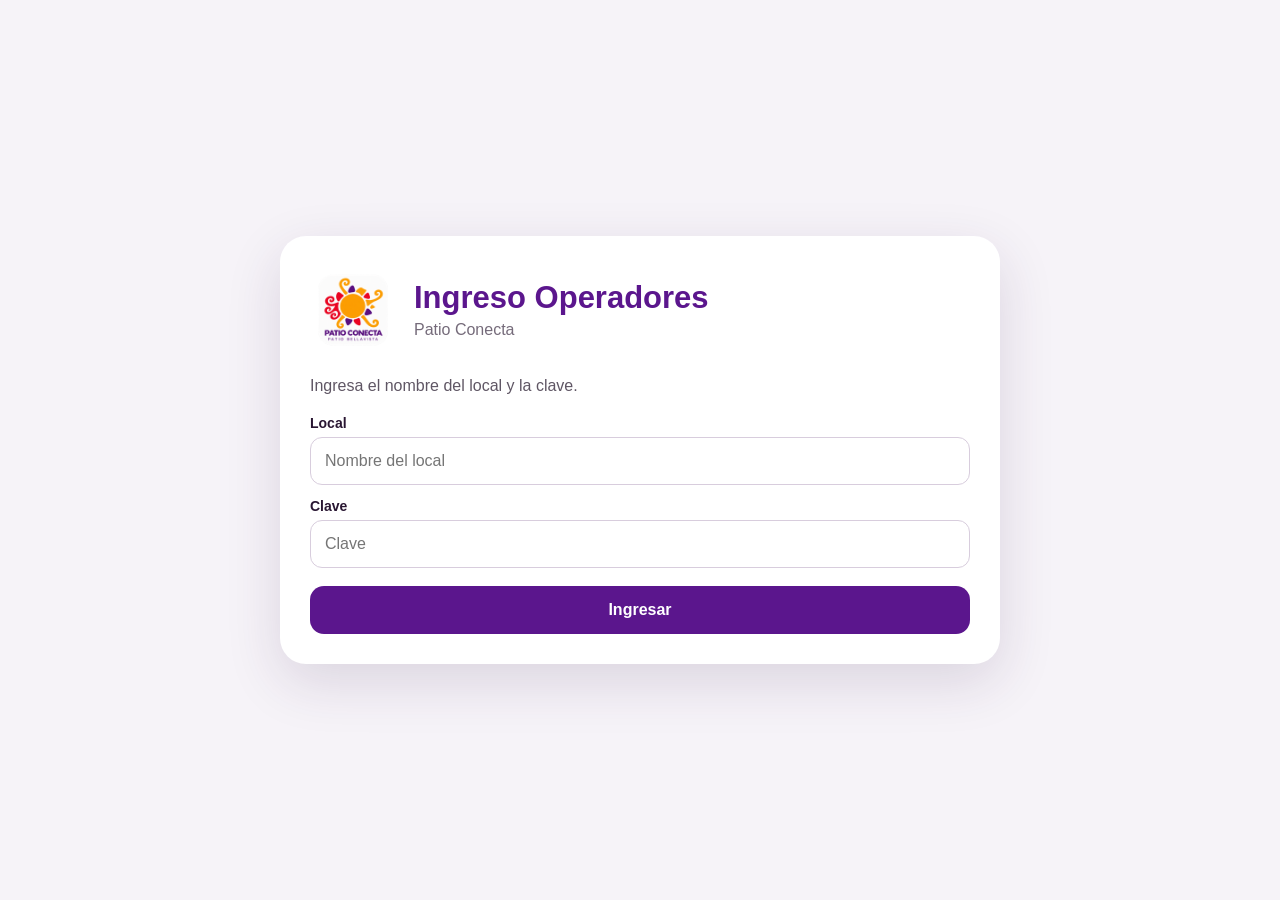
<file: patio-conecta/index_PATIO_CONECTA_PWA_REAL_PURO.html>
<!doctype html>
<html lang="es">
<head>
  <meta charset="utf-8">
  <meta name="viewport" content="width=device-width,initial-scale=1,viewport-fit=cover">
  <meta name="theme-color" content="#5b168d">
  <meta name="apple-mobile-web-app-capable" content="yes">
  <meta name="apple-mobile-web-app-status-bar-style" content="default">
  <meta name="apple-mobile-web-app-title" content="Patio Conecta">
  <title>Patio Conecta</title>
  <link rel="manifest" href="./manifest.webmanifest">
  <link rel="apple-touch-icon" sizes="180x180" href="./icons/icon-180.png">
  <link rel="icon" type="image/png" sizes="32x32" href="./icons/icon-32.png">
  <style>
    *{box-sizing:border-box}
    body{margin:0;min-height:100vh;font-family:Arial,Helvetica,sans-serif;background:#f6f3f8;color:#291632}
    .wrap{min-height:100vh;display:grid;place-items:center;padding:22px}
    .card{width:min(720px,100%);background:#fff;border-radius:26px;padding:30px;box-shadow:0 18px 55px rgba(60,25,75,.14)}
    .brand{display:flex;align-items:center;gap:18px;margin-bottom:22px}
    .brand img{width:86px;height:86px;border-radius:20px}
    h1{margin:0;color:#5b168d;font-size:31px}
    .sub{margin:5px 0 0;color:#756b7a}
    .lead{color:#5f5664;line-height:1.55}
    label{display:block;font-size:14px;font-weight:700;margin:13px 0 6px}
    input{width:100%;padding:14px;border:1px solid #d8cddd;border-radius:12px;font-size:16px}
    button,a.btn{display:block;width:100%;border:0;border-radius:14px;padding:15px 16px;font-size:16px;font-weight:700;text-align:center;text-decoration:none;cursor:pointer}
    .primary{background:#5b168d;color:white}
    .open{background:#ef3340;color:white;margin-bottom:12px}
    .secondary{background:#f2eaf6;color:#5b168d;border:1px solid #e2d3e9}
    .disabled{background:#eee;color:#888;cursor:not-allowed}
    .hidden{display:none!important}
    .error{display:none;color:#b42318;margin-top:10px}
    .error.show{display:block}
    .status{margin-top:16px;padding:15px;border-radius:14px;background:#faf8fb;line-height:1.55}
    .status strong{color:#5b168d}
    .actions{display:grid;gap:12px;margin-top:20px}
    .back{margin-top:14px;background:white;color:#5b168d;border:1px solid #d9cce0}
    .small{font-size:13px;color:#817787;margin-top:14px}
    @media(max-width:560px){.card{padding:22px 18px}.brand img{width:70px;height:70px}h1{font-size:27px}}
  </style>
</head>
<body>
<div class="wrap">

<section id="loginCard" class="card">
  <div class="brand">
    <img src="./icons/icon-192.png" alt="Patio Conecta">
    <div><h1>Ingreso Operadores</h1><p class="sub">Patio Conecta</p></div>
  </div>
  <p class="lead">Ingresa el nombre del local y la clave.</p>
  <form id="loginForm">
    <label for="local">Local</label>
    <input id="local" required placeholder="Nombre del local">
    <label for="clave">Clave</label>
    <input id="clave" type="password" required placeholder="Clave">
    <button class="primary" type="submit" style="margin-top:18px">Ingresar</button>
    <div id="loginError" class="error">Local o clave incorrectos.</div>
  </form>
</section>

<section id="portalCard" class="card hidden">
  <div class="brand">
    <img src="./icons/icon-192.png" alt="Patio Conecta">
    <div><h1>Patio Conecta</h1><p class="sub">Acceso Operadores · Santiago</p></div>
  </div>

  <div class="actions">
    <a class="btn open" href="https://script.google.com/macros/s/AKfycbyGblqiV68dcWTPXopvJDbDJJYgpizVYq0InCan8NWu3h99pSyo_NoqebB_xtQavNKYGQ/exec">Abrir Patio Conecta</a>

    <button id="installBtn" class="primary hidden">Instalar Patio Conecta en este equipo</button>

    <button id="iosBtn" class="secondary hidden">Agregar Patio Conecta en iPhone / iPad</button>

    <button id="manualBtn" class="secondary hidden">Ver cómo instalar en este equipo</button>
  </div>

  <div id="status" class="status">
    <strong>Comprobando instalación…</strong><br>
    Esta página mostrará el botón de instalación directa solo si el navegador realmente lo habilita.
  </div>

  <button id="logoutBtn" class="back">Volver al ingreso</button>
</section>

</div>

<script>
const q = s => document.querySelector(s);
const loginCard = q('#loginCard');
const portalCard = q('#portalCard');
const loginError = q('#loginError');
const installBtn = q('#installBtn');
const iosBtn = q('#iosBtn');
const manualBtn = q('#manualBtn');
const status = q('#status');
let deferredPrompt = null;

function isIOS() {
  return /iphone|ipad|ipod/i.test(navigator.userAgent) ||
    (navigator.platform === 'MacIntel' && navigator.maxTouchPoints > 1);
}
function isAndroid() { return /android/i.test(navigator.userAgent); }
function isWindows() { return /windows/i.test(navigator.userAgent); }
function isMac() { return /macintosh|mac os x/i.test(navigator.userAgent) && !isIOS(); }
function isStandalone() {
  return window.matchMedia('(display-mode: standalone)').matches || navigator.standalone === true;
}
function show(el) { el.classList.remove('hidden'); }

q('#loginForm').addEventListener('submit', e => {
  e.preventDefault();
  const local = q('#local').value.trim().toLowerCase();
  const clave = q('#clave').value.trim().toLowerCase();
  if (local === 'santiago' && clave === 'santiago') {
    loginError.classList.remove('show');
    loginCard.classList.add('hidden');
    portalCard.classList.remove('hidden');
    refreshInstallUI();
  } else {
    loginError.classList.add('show');
  }
});

q('#logoutBtn').onclick = () => {
  portalCard.classList.add('hidden');
  loginCard.classList.remove('hidden');
};

window.addEventListener('beforeinstallprompt', e => {
  e.preventDefault();
  deferredPrompt = e;
  refreshInstallUI();
});

window.addEventListener('appinstalled', () => {
  deferredPrompt = null;
  installBtn.classList.add('hidden');
  manualBtn.classList.add('hidden');
  status.innerHTML = '<strong>Instalación completada.</strong><br>Patio Conecta ya quedó instalada en este equipo.';
});

function refreshInstallUI() {
  installBtn.classList.add('hidden');
  iosBtn.classList.add('hidden');
  manualBtn.classList.add('hidden');

  if (isStandalone()) {
    status.innerHTML = '<strong>Patio Conecta ya está instalada.</strong><br>Estás utilizando la aplicación en modo independiente.';
    return;
  }

  if (deferredPrompt) {
    show(installBtn);
    status.innerHTML = '<strong>Instalación directa disponible.</strong><br>Pulsa “Instalar Patio Conecta en este equipo”.';
    return;
  }

  if (isIOS()) {
    show(iosBtn);
    status.innerHTML = '<strong>iPhone / iPad.</strong><br>Apple exige agregar la aplicación manualmente desde Safari.';
    return;
  }

  show(manualBtn);
  status.innerHTML = '<strong>El navegador no habilitó la instalación directa.</strong><br>Usa “Ver cómo instalar en este equipo”.';
}

installBtn.addEventListener('click', async () => {
  if (!deferredPrompt) {
    refreshInstallUI();
    return;
  }
  deferredPrompt.prompt();
  const result = await deferredPrompt.userChoice;
  if (result.outcome === 'accepted') {
    status.innerHTML = '<strong>Instalación iniciada.</strong><br>Confirma la ventana del navegador.';
  } else {
    status.innerHTML = '<strong>Instalación cancelada.</strong><br>Puedes volver a intentarlo.';
  }
  deferredPrompt = null;
});

iosBtn.addEventListener('click', () => {
  status.innerHTML = '<strong>iPhone / iPad</strong><br>1. Abre esta página en Safari.<br>2. Toca Compartir.<br>3. Selecciona “Agregar a pantalla de inicio”.<br>4. Toca “Agregar”.';
});

manualBtn.addEventListener('click', () => {
  if (isWindows()) {
    status.innerHTML = '<strong>Windows</strong><br>Chrome/Edge → menú ⋮ → Instalar página como app / Instalar aplicación.';
  } else if (isMac()) {
    status.innerHTML = '<strong>Mac</strong><br>Chrome/Edge → Instalar página como app. En Safari compatible: Archivo → Agregar al Dock.';
  } else if (isAndroid()) {
    status.innerHTML = '<strong>Android</strong><br>Chrome → menú ⋮ → Instalar app / Agregar a pantalla principal.';
  } else {
    status.innerHTML = '<strong>Instalación manual</strong><br>Utiliza la opción de instalar o agregar aplicación disponible en tu navegador.';
  }
});

if ('serviceWorker' in navigator) {
  window.addEventListener('load', async () => {
    try {
      await navigator.serviceWorker.register('./sw.js');
      await navigator.serviceWorker.ready;
    } catch (err) {
      status.innerHTML = '<strong>Error de instalación.</strong><br>No se pudo registrar el service worker.';
    }
    setTimeout(refreshInstallUI, 700);
  });
} else {
  setTimeout(refreshInstallUI, 300);
}
</script>
</body>
</html>
</file>
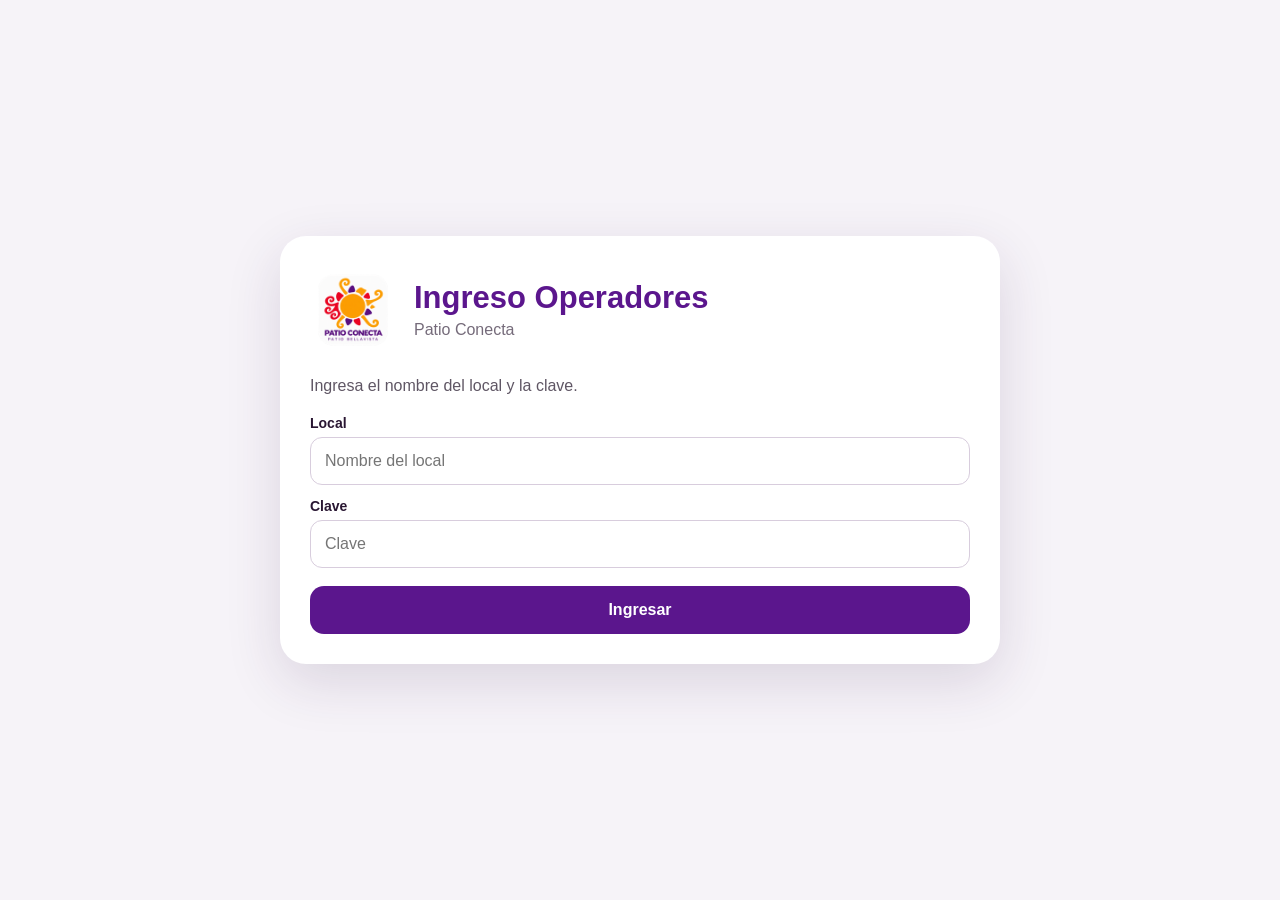
<file: patio-conecta/kjnlknÑKN[KNKNindex.html>
<!doctype html>
<html lang="es">
<head>
  <meta charset="utf-8">
  <meta name="viewport" content="width=device-width,initial-scale=1,viewport-fit=cover">
  <meta name="theme-color" content="#5b168d">
  <meta name="apple-mobile-web-app-capable" content="yes">
  <meta name="apple-mobile-web-app-status-bar-style" content="default">
  <meta name="apple-mobile-web-app-title" content="Patio Conecta">
  <title>Patio Conecta</title>
  <link rel="manifest" href="./manifest.webmanifest">
  <link rel="apple-touch-icon" sizes="180x180" href="./icons/icon-180.png">
  <link rel="icon" type="image/png" sizes="32x32" href="./icons/icon-32.png">
  <style>
    *{box-sizing:border-box}
    body{margin:0;min-height:100vh;font-family:Arial,Helvetica,sans-serif;background:#f6f3f8;color:#291632}
    .wrap{min-height:100vh;display:grid;place-items:center;padding:22px}
    .card{width:min(720px,100%);background:#fff;border-radius:26px;padding:30px;box-shadow:0 18px 55px rgba(60,25,75,.14)}
    .brand{display:flex;align-items:center;gap:18px;margin-bottom:22px}
    .brand img{width:86px;height:86px;border-radius:20px}
    h1{margin:0;color:#5b168d;font-size:31px}
    .sub{margin:5px 0 0;color:#756b7a}
    .lead{color:#5f5664;line-height:1.55}
    label{display:block;font-size:14px;font-weight:700;margin:13px 0 6px}
    input{width:100%;padding:14px;border:1px solid #d8cddd;border-radius:12px;font-size:16px}
    button,a.btn{display:block;width:100%;border:0;border-radius:14px;padding:15px 16px;font-size:16px;font-weight:700;text-align:center;text-decoration:none;cursor:pointer}
    .primary{background:#5b168d;color:white}
    .open{background:#ef3340;color:white;margin-bottom:12px}
    .secondary{background:#f2eaf6;color:#5b168d;border:1px solid #e2d3e9}
    .disabled{background:#eee;color:#888;cursor:not-allowed}
    .hidden{display:none!important}
    .error{display:none;color:#b42318;margin-top:10px}
    .error.show{display:block}
    .status{margin-top:16px;padding:15px;border-radius:14px;background:#faf8fb;line-height:1.55}
    .status strong{color:#5b168d}
    .actions{display:grid;gap:12px;margin-top:20px}
    .back{margin-top:14px;background:white;color:#5b168d;border:1px solid #d9cce0}
    .small{font-size:13px;color:#817787;margin-top:14px}
    @media(max-width:560px){.card{padding:22px 18px}.brand img{width:70px;height:70px}h1{font-size:27px}}
  </style>
</head>
<body>
<div class="wrap">

<section id="loginCard" class="card">
  <div class="brand">
    <img src="./icons/icon-192.png" alt="Patio Conecta">
    <div><h1>Ingreso Operadores</h1><p class="sub">Patio Conecta</p></div>
  </div>
  <p class="lead">Ingresa el nombre del local y la clave.</p>
  <form id="loginForm">
    <label for="local">Local</label>
    <input id="local" required placeholder="Nombre del local">
    <label for="clave">Clave</label>
    <input id="clave" type="password" required placeholder="Clave">
    <button class="primary" type="submit" style="margin-top:18px">Ingresar</button>
    <div id="loginError" class="error">Local o clave incorrectos.</div>
  </form>
</section>

<section id="portalCard" class="card hidden">
  <div class="brand">
    <img src="./icons/icon-192.png" alt="Patio Conecta">
    <div><h1>Patio Conecta</h1><p class="sub">Acceso Operadores · Santiago</p></div>
  </div>

  <div class="actions">
    <a class="btn open" href="https://script.google.com/macros/s/AKfycbyGblqiV68dcWTPXopvJDbDJJYgpizVYq0InCan8NWu3h99pSyo_NoqebB_xtQavNKYGQ/exec">Abrir Patio Conecta</a>

    <button id="installBtn" class="primary hidden">Instalar Patio Conecta en este equipo</button>

    <button id="iosBtn" class="secondary hidden">Instalar Patio Conecta en este iPhone / iPad</button>
  </div>

  <div id="status" class="status">
    <strong>Comprobando instalación…</strong><br>
    Esta página mostrará el botón de instalación directa solo si el navegador realmente lo habilita.
  </div>

  <button id="logoutBtn" class="back">Volver al ingreso</button>
</section>

</div>

<script>
const q = s => document.querySelector(s);
const loginCard = q('#loginCard');
const portalCard = q('#portalCard');
const loginError = q('#loginError');
const installBtn = q('#installBtn');
const iosBtn = q('#iosBtn');
const manualBtn = null;
const status = q('#status');
let deferredPrompt = null;

function isIOS() {
  return /iphone|ipad|ipod/i.test(navigator.userAgent) ||
    (navigator.platform === 'MacIntel' && navigator.maxTouchPoints > 1);
}
function isAndroid() { return /android/i.test(navigator.userAgent); }
function isWindows() { return /windows/i.test(navigator.userAgent); }
function isMac() { return /macintosh|mac os x/i.test(navigator.userAgent) && !isIOS(); }
function isStandalone() {
  return window.matchMedia('(display-mode: standalone)').matches || navigator.standalone === true;
}
function show(el) { el.classList.remove('hidden'); }

q('#loginForm').addEventListener('submit', e => {
  e.preventDefault();
  const local = q('#local').value.trim().toLowerCase();
  const clave = q('#clave').value.trim().toLowerCase();
  if (local === 'santiago' && clave === 'santiago') {
    loginError.classList.remove('show');
    loginCard.classList.add('hidden');
    portalCard.classList.remove('hidden');
    refreshInstallUI();
  } else {
    loginError.classList.add('show');
  }
});

q('#logoutBtn').onclick = () => {
  portalCard.classList.add('hidden');
  loginCard.classList.remove('hidden');
};

window.addEventListener('beforeinstallprompt', e => {
  e.preventDefault();
  deferredPrompt = e;
  refreshInstallUI();
});

window.addEventListener('appinstalled', () => {
  deferredPrompt = null;
  installBtn.classList.add('hidden');
  if (manualBtn) manualBtn.classList.add('hidden');
  status.innerHTML = '<strong>Instalación completada.</strong><br>Patio Conecta ya quedó instalada en este equipo.';
});

function refreshInstallUI() {
  installBtn.classList.add('hidden');
  iosBtn.classList.add('hidden');
  if (manualBtn) manualBtn.classList.add('hidden');

  if (isStandalone()) {
    status.innerHTML = '<strong>Patio Conecta ya está instalada.</strong><br>Estás utilizando la aplicación en modo independiente.';
    return;
  }

  if (deferredPrompt) {
    show(installBtn);
    status.innerHTML = '<strong>Instalación directa disponible.</strong><br>Pulsa “Instalar Patio Conecta en este equipo”.';
    return;
  }

  if (isIOS()) {
    show(iosBtn);
    status.innerHTML = '<strong>iPhone / iPad.</strong><br>Pulsa “Instalar Patio Conecta en este iPhone / iPad”. Te mostraremos exactamente qué tocar según el navegador que estés usando.';
    return;
  }

  
  status.innerHTML = '<strong>Patio Conecta</strong><br>Puedes abrir la aplicación desde el botón superior.';
}

installBtn.addEventListener('click', async () => {
  if (!deferredPrompt) {
    refreshInstallUI();
    return;
  }
  deferredPrompt.prompt();
  const result = await deferredPrompt.userChoice;
  if (result.outcome === 'accepted') {
    status.innerHTML = '<strong>Instalación iniciada.</strong><br>Confirma la ventana del navegador.';
  } else {
    status.innerHTML = '<strong>Instalación cancelada.</strong><br>Puedes volver a intentarlo.';
  }
  deferredPrompt = null;
});

iosBtn.addEventListener('click', () => {
  const ua = navigator.userAgent;
  const chromeIOS = /CriOS/i.test(ua);
  const firefoxIOS = /FxiOS/i.test(ua);
  const edgeIOS = /EdgiOS/i.test(ua);
  const operaIOS = /OPiOS/i.test(ua);
  const safariIOS = /Safari/i.test(ua) && !/CriOS|FxiOS|EdgiOS|OPiOS/i.test(ua);

  if (chromeIOS) {
    status.innerHTML =
      '<strong>Chrome en iPhone / iPad</strong><br>' +
      '1. Toca <strong>Compartir ⬆︎</strong> a la derecha de la barra de direcciones.<br>' +
      '2. Toca <strong>Agregar a pantalla de inicio</strong>.<br>' +
      '3. Toca <strong>Agregar</strong>.<br><br>' +
      '✅ Patio Conecta quedará en tu pantalla de inicio con su nombre e ícono.';
  } else if (safariIOS) {
    status.innerHTML =
      '<strong>Safari en iPhone / iPad</strong><br>' +
      '1. Toca <strong>Compartir ⬆︎</strong>.<br>' +
      '2. Toca <strong>Agregar a pantalla de inicio</strong>.<br>' +
      '3. Si aparece <strong>Abrir como app web</strong>, déjalo activado.<br>' +
      '4. Toca <strong>Agregar</strong>.';
  } else if (edgeIOS) {
    status.innerHTML =
      '<strong>Edge en iPhone / iPad</strong><br>' +
      '1. Abre el menú de Edge y toca <strong>Compartir</strong>.<br>' +
      '2. Toca <strong>Agregar a pantalla de inicio</strong>.<br>' +
      '3. Toca <strong>Agregar</strong>.';
  } else if (firefoxIOS) {
    status.innerHTML =
      '<strong>Firefox en iPhone / iPad</strong><br>' +
      '1. Abre el menú de Firefox y toca <strong>Compartir</strong>.<br>' +
      '2. Toca <strong>Agregar a pantalla de inicio</strong>.<br>' +
      '3. Toca <strong>Agregar</strong>.';
  } else if (operaIOS) {
    status.innerHTML =
      '<strong>Opera en iPhone / iPad</strong><br>' +
      '1. Abre el menú del navegador y toca <strong>Compartir</strong>.<br>' +
      '2. Toca <strong>Agregar a pantalla de inicio</strong>.<br>' +
      '3. Toca <strong>Agregar</strong>.';
  } else {
    status.innerHTML =
      '<strong>iPhone / iPad</strong><br>' +
      '1. Busca <strong>Compartir ⬆︎</strong> en tu navegador.<br>' +
      '2. Toca <strong>Agregar a pantalla de inicio</strong>.<br>' +
      '3. Toca <strong>Agregar</strong>.';
  }
});


if ('serviceWorker' in navigator) {
  window.addEventListener('load', async () => {
    try {
      await navigator.serviceWorker.register('./sw.js');
      await navigator.serviceWorker.ready;
    } catch (err) {
      status.innerHTML = '<strong>Error de instalación.</strong><br>No se pudo registrar el service worker.';
    }
    setTimeout(refreshInstallUI, 700);
  });
} else {
  setTimeout(refreshInstallUI, 300);
}
</script>
<!-- patio-conecta-reparada-v2 -->
</body>
</html>
</file>
<file: assets/css/styles.css>
:root{
  --mint:#92DFAA;
  --mint-strong:#75C995;
  --green:#0B5C3B;
  --green-dark:#073B29;
  --ink:#07110D;
  --ink-2:#101B16;
  --text:#16201B;
  --muted:#5A6861;
  --line:#DCE4DF;
  --paper:#FFFFFF;
  --fog:#F4F7F5;
  --error:#B42318;
  --success:#0B6B43;
  --shell:1240px;
  --gutter:clamp(1.25rem,4vw,3.5rem);
  --radius:1.4rem;
  --pill:999px;
  --shadow:0 22px 70px rgba(7,17,13,.12);
  --ease:cubic-bezier(.2,.8,.2,1);
  --font:Inter,ui-sans-serif,-apple-system,BlinkMacSystemFont,"Segoe UI",Helvetica,Arial,sans-serif;
}

*,
*::before,
*::after{box-sizing:border-box}

html{scroll-behavior:smooth;scroll-padding-top:5.5rem;background:var(--ink)}
body{margin:0;font-family:var(--font);color:var(--text);background:var(--paper);font-size:clamp(1rem,.98rem + .12vw,1.08rem);line-height:1.62;-webkit-font-smoothing:antialiased;text-rendering:optimizeLegibility}
body.menu-open{overflow:hidden}

img,video{display:block;max-width:100%}
button,input,select,textarea{font:inherit}
a{color:inherit}
button,a{-webkit-tap-highlight-color:transparent}

h1,h2,h3,p{margin-top:0}
h1,h2,h3{line-height:1.02;letter-spacing:-.045em}
h1{font-size:clamp(3.6rem,9.5vw,8.5rem);font-weight:560}
h2{font-size:clamp(2.6rem,6vw,5.6rem);font-weight:560}
h3{font-size:clamp(1.28rem,2.1vw,1.75rem)}
p{max-width:66ch}

::selection{color:var(--ink);background:var(--mint)}
:focus-visible{outline:3px solid var(--mint);outline-offset:4px}

.shell{width:min(100% - var(--gutter)*2,var(--shell));margin-inline:auto}
.sr-only{position:absolute;width:1px;height:1px;padding:0;margin:-1px;overflow:hidden;clip:rect(0,0,0,0);white-space:nowrap;border:0}
.skip-link{position:fixed;z-index:9999;top:1rem;left:1rem;padding:.8rem 1rem;border-radius:.5rem;color:var(--ink);background:var(--mint);font-weight:750;transform:translateY(-180%);transition:transform .2s}
.skip-link:focus{transform:none}

.eyebrow{margin-bottom:1rem;color:var(--green);font-size:.74rem;font-weight:800;letter-spacing:.17em;text-transform:uppercase}
.eyebrow--light{color:rgba(255,255,255,.76)}
.eyebrow--mint{color:var(--mint)}

.button{display:inline-flex;min-height:3.15rem;align-items:center;justify-content:center;gap:.55rem;padding:.85rem 1.45rem;border:1px solid transparent;border-radius:var(--pill);text-decoration:none;font-size:.9rem;font-weight:750;line-height:1;cursor:pointer;transition:transform .2s var(--ease),background .2s,color .2s,border-color .2s}
.button:hover{transform:translateY(-2px)}
.button:active{transform:none}
.button--primary{color:var(--ink);background:var(--mint)}
.button--primary:hover{background:#B1F3C5}
.button--ghost{color:#fff;background:rgba(255,255,255,.1);border-color:rgba(255,255,255,.48);backdrop-filter:blur(12px)}
.button--ghost:hover{background:rgba(255,255,255,.18)}
.button--dark{color:#fff;background:var(--ink)}
.button--full{width:100%}
.text-link{display:inline-flex;gap:.45rem;align-items:center;color:var(--green);font-weight:760;text-underline-offset:.25em}
.index{display:block;margin-bottom:2rem;color:var(--green);font-size:.72rem;font-weight:800;letter-spacing:.12em}

/* Fixed navigation with blurred readable background after scroll */
.site-header{position:fixed;z-index:1000;inset:0 0 auto;color:#fff;transition:color .28s}
.site-header__blur{position:absolute;inset:0;background:rgba(7,17,13,0);border-bottom:1px solid transparent;backdrop-filter:blur(0) saturate(100%);-webkit-backdrop-filter:blur(0) saturate(100%);transition:background .35s,backdrop-filter .35s,border-color .35s,box-shadow .35s}
.site-header.is-scrolled .site-header__blur,
.site-header.is-menu-open .site-header__blur{background:rgba(7,17,13,.72);border-bottom-color:rgba(255,255,255,.12);backdrop-filter:blur(24px) saturate(145%);-webkit-backdrop-filter:blur(24px) saturate(145%);box-shadow:0 8px 34px rgba(0,0,0,.16)}
.site-header__inner{position:relative;display:flex;min-height:5rem;align-items:center;justify-content:space-between;gap:2rem}
.brand{display:inline-flex;width:9.3rem;align-items:center}
.brand img{width:100%;height:auto}
.primary-nav{display:flex;align-items:center;gap:clamp(.85rem,2vw,1.75rem)}
.primary-nav a{position:relative;text-decoration:none;font-size:.82rem;font-weight:690}
.primary-nav a:not(.nav-cta){padding:.85rem 0}
.primary-nav a:not(.nav-cta)::after{position:absolute;content:"";left:0;right:0;bottom:.58rem;height:1px;background:currentColor;transform:scaleX(0);transform-origin:right;transition:transform .2s}
.primary-nav a:hover::after,.primary-nav a[aria-current="true"]::after{transform:scaleX(1);transform-origin:left}
.nav-cta{padding:.72rem 1.05rem;border-radius:var(--pill);color:var(--ink);background:var(--mint)}
.menu-toggle{display:none;width:3rem;height:3rem;place-content:center;gap:.36rem;color:inherit;border:0;background:transparent;cursor:pointer}
.menu-toggle>span:not(.sr-only){display:block;width:1.45rem;height:2px;background:currentColor;transition:transform .2s}
.menu-toggle[aria-expanded="true"]>span:nth-of-type(2){transform:translateY(.19rem) rotate(45deg)}
.menu-toggle[aria-expanded="true"]>span:nth-of-type(3){transform:translateY(-.19rem) rotate(-45deg)}

/* Hero */
.hero{position:relative;min-height:100svh;display:grid;align-items:end;overflow:hidden;color:#fff;background:var(--ink)}
.hero__fallback,.hero__video,.hero__overlay{position:absolute;inset:0;width:100%;height:100%}
.hero__fallback img,.hero__video{width:100%;height:100%;object-fit:cover}
.hero__fallback img{object-position:center}
.hero__video{z-index:1;filter:saturate(.9) contrast(1.04) brightness(.68)}
.hero__overlay{z-index:2;background:linear-gradient(180deg,rgba(3,8,6,.28) 0%,rgba(3,8,6,.08) 30%,rgba(3,8,6,.8) 100%),linear-gradient(90deg,rgba(3,8,6,.48),transparent 60%)}
.hero__content{position:relative;z-index:3;padding-top:8rem;padding-bottom:clamp(11rem,19vh,14rem)}
.hero__content h1{max-width:10ch;margin-bottom:1rem}
.hero__subtitle{margin-bottom:.8rem;font-size:clamp(1.25rem,2.2vw,1.8rem);font-weight:560;letter-spacing:-.025em}
.hero__lead{max-width:44rem;margin-bottom:2rem;color:rgba(255,255,255,.82);font-size:clamp(1rem,1.55vw,1.25rem)}
.hero__actions{display:flex;flex-wrap:wrap;gap:.8rem}
.media-toggle{position:absolute;z-index:4;left:var(--gutter);bottom:8.6rem;display:flex;align-items:center;gap:.45rem;min-height:2.65rem;padding:.6rem .85rem;color:#fff;border:1px solid rgba(255,255,255,.4);border-radius:var(--pill);background:rgba(7,17,13,.45);backdrop-filter:blur(12px);cursor:pointer}
.media-toggle__label{font-size:.78rem;font-weight:680}
.hero__rail{position:absolute;z-index:3;inset:auto 0 0;display:grid;grid-template-columns:repeat(3,1fr);border-top:1px solid rgba(255,255,255,.22);background:rgba(7,17,13,.18);backdrop-filter:blur(10px)}
.hero__rail div{display:flex;min-height:6.6rem;align-items:center;gap:1rem;padding-inline:clamp(1rem,3vw,2.4rem)}
.hero__rail div+div{border-left:1px solid rgba(255,255,255,.22)}
.hero__rail strong{font-size:clamp(1.6rem,3vw,2.35rem);line-height:1}
.hero__rail span{max-width:12rem;color:rgba(255,255,255,.7);font-size:.8rem;line-height:1.35}

/* Editorial */
.editorial{padding-block:clamp(6rem,12vw,11rem)}
.editorial--white{background:#fff}
.editorial__heading{margin-bottom:clamp(3.5rem,7vw,6.5rem)}
.editorial__heading--center{max-width:900px;margin-inline:auto;text-align:center}
.editorial__heading--center h2{max-width:16ch;margin-inline:auto}
.editorial__heading--center>p:last-child{margin-inline:auto;color:var(--muted);font-size:1.15rem}
.wide-media{margin:0}
.wide-media img{width:100%;border-radius:var(--radius);box-shadow:var(--shadow)}
.wide-media figcaption{margin-top:.75rem;color:var(--muted);font-size:.78rem}
.editorial-grid{display:grid;grid-template-columns:repeat(3,1fr);margin-top:5rem;border-top:1px solid var(--line)}
.editorial-grid article{min-height:19rem;padding:2rem 2rem 1rem 0}
.editorial-grid article+article{padding-left:2rem;border-left:1px solid var(--line)}
.editorial-grid p{color:var(--muted)}

/* Split story */
.split-story{display:grid;grid-template-columns:1.18fr .82fr;min-height:42rem;background:var(--fog)}
.split-story__media{overflow:hidden}
.split-story__media img{width:100%;height:100%;object-fit:cover}
.split-story__content{display:flex;flex-direction:column;justify-content:center;padding:clamp(3rem,7vw,7rem)}
.split-story__content h2{max-width:12ch}
.split-story__content>p:not(.eyebrow){color:var(--muted);font-size:1.12rem}

/* Cinematic */
.cinematic{position:relative;min-height:min(95svh,66rem);display:grid;align-items:end;overflow:hidden;color:#fff;background:var(--ink)}
.cinematic__media,.cinematic__media img,.cinematic__overlay{position:absolute;inset:0;width:100%;height:100%}
.cinematic__media img{object-fit:cover}
.cinematic__overlay{background:linear-gradient(90deg,rgba(2,8,5,.84),rgba(2,8,5,.14) 65%),linear-gradient(0deg,rgba(2,8,5,.62),transparent 54%)}
.cinematic__content{position:relative;z-index:2;padding-bottom:clamp(4rem,9vw,7rem)}
.cinematic__content h2{max-width:13ch}
.cinematic__content>p:not(.eyebrow){color:rgba(255,255,255,.75);font-size:1.1rem}

/* Problem */
.problem-section{padding-block:clamp(6rem,11vw,10rem);background:#fff}
.problem-section__grid{display:grid;grid-template-columns:.8fr 1.2fr;gap:clamp(3rem,8vw,8rem)}
.problem-section__intro{position:sticky;top:8rem;align-self:start}
.problem-section__intro h2{max-width:11ch}
.problem-section__intro>p:last-child{color:var(--muted)}
.problem-list{margin:0;padding:0;border-top:1px solid var(--line);list-style:none}
.problem-list li{display:grid;grid-template-columns:5rem 1fr;gap:1rem;padding-block:2rem;border-bottom:1px solid var(--line)}
.problem-list li>span{color:var(--green);font-size:.72rem;font-weight:800}
.problem-list h3{margin-bottom:.5rem}
.problem-list p{margin:0;color:var(--muted)}

/* Video story */
.video-story{padding-block:clamp(6rem,11vw,10rem)}
.video-story--dark{color:#fff;background:var(--ink)}
.video-story__grid{display:grid;grid-template-columns:.78fr 1.22fr;gap:clamp(3rem,7vw,7rem);align-items:center}
.video-story__copy h2{max-width:12ch}
.video-story__copy>p:not(.eyebrow){color:rgba(255,255,255,.7);font-size:1.08rem}
.clean-list{display:grid;gap:.8rem;margin:2rem 0 0;padding:0;list-style:none}
.clean-list li{position:relative;padding-left:1.6rem;color:rgba(255,255,255,.8)}
.clean-list li::before{position:absolute;content:"";left:0;top:.6em;width:.55rem;height:.32rem;border-left:2px solid var(--mint);border-bottom:2px solid var(--mint);transform:rotate(-45deg)}
.video-panel{position:relative;margin:0;overflow:hidden;border-radius:var(--radius);background:#000;box-shadow:0 24px 80px rgba(0,0,0,.34)}
.video-panel video{width:100%;aspect-ratio:16/9;object-fit:cover}
.video-panel figcaption{padding:.8rem 1rem;color:rgba(255,255,255,.6);background:#090F0C;font-size:.76rem}
.video-panel__control,.video-banner__control{position:absolute;right:1rem;bottom:3.6rem;display:flex;align-items:center;gap:.45rem;min-height:2.65rem;padding:.6rem .85rem;color:#fff;border:1px solid rgba(255,255,255,.4);border-radius:var(--pill);background:rgba(7,17,13,.65);backdrop-filter:blur(12px);cursor:pointer}

/* Services */
.services{padding-block:clamp(6rem,12vw,11rem);background:var(--fog)}
.section-heading{max-width:900px;margin-bottom:4.5rem}
.section-heading>p:last-child{color:var(--muted);font-size:1.12rem}
.section-heading--split{display:grid;grid-template-columns:1.25fr .75fr;gap:clamp(2rem,7vw,7rem);max-width:none;align-items:end}
.service-stack{display:grid;grid-template-columns:repeat(12,1fr);gap:1rem}
.service-card{grid-column:span 6;display:flex;min-height:24rem;flex-direction:column;padding:clamp(1.5rem,3vw,2.4rem);border:1px solid var(--line);border-radius:var(--radius);background:#fff}
.service-card--feature{grid-column:span 8;color:#fff;background:var(--green-dark);border-color:var(--green-dark)}
.service-card--feature+article{grid-column:span 4}
.service-card--dark{grid-column:1/-1;min-height:28rem;color:#fff;background:var(--ink);border-color:var(--ink);background-image:linear-gradient(90deg,rgba(7,17,13,.98),rgba(7,17,13,.66)),url("../images/home-night-family.webp");background-size:cover;background-position:center}
.service-card__top{display:grid;grid-template-columns:auto 1fr auto;gap:1rem;align-items:center;margin-bottom:4rem;font-size:.73rem;font-weight:800;letter-spacing:.1em}
.service-card__top span{color:var(--green)}
.service-card--feature .service-card__top span,.service-card--dark .service-card__top span{color:var(--mint)}
.service-card__top p{margin:0}
.service-card__top strong{font-size:.78rem;letter-spacing:0}
.service-card h3{max-width:18ch}
.service-card>p{color:var(--muted)}
.service-card--feature>p,.service-card--dark>p{color:rgba(255,255,255,.7)}
.service-card>a{margin-top:auto;color:var(--green);font-weight:760}
.service-card--feature>a,.service-card--dark>a{color:var(--mint)}
.legal-note{margin-top:2rem;color:var(--muted);font-size:.78rem}

/* Full-width video banner */
.video-banner{position:relative;min-height:min(90svh,62rem);display:grid;align-items:end;overflow:hidden;color:#fff;background:#000}
.video-banner>video,.video-banner__overlay{position:absolute;inset:0;width:100%;height:100%}
.video-banner>video{object-fit:cover;filter:saturate(.82) contrast(1.05) brightness(.72)}
.video-banner__overlay{background:linear-gradient(0deg,rgba(2,8,5,.78),transparent 60%)}
.video-banner__content{position:relative;z-index:2;padding-bottom:clamp(4rem,9vw,7rem)}
.video-banner__content h2{max-width:15ch}
.video-banner__control{z-index:3;bottom:1.5rem}

/* Comparison */
.comparison{padding-block:clamp(6rem,11vw,10rem);background:#fff}
.comparison-table{border-top:1px solid var(--line)}
.comparison-row{display:grid;grid-template-columns:.7fr .8fr 1.5fr;gap:2rem;padding:1.45rem 1rem;border-bottom:1px solid var(--line);align-items:start}
.comparison-row p{margin:0;color:var(--muted)}
.comparison-row--head{padding-block:.9rem;color:var(--muted);font-size:.7rem;font-weight:800;letter-spacing:.12em;text-transform:uppercase}
.comparison-row--fortisi{margin-top:1rem;color:#fff;border:0;border-radius:1rem;background:var(--green-dark)}
.comparison-row--fortisi p{color:rgba(255,255,255,.78)}

/* Metrics */
.metrics{padding-block:clamp(6rem,12vw,11rem);color:#fff;background:var(--ink)}
.section-heading--inverse>p:last-child{color:rgba(255,255,255,.65)}
.metric-grid{display:grid;grid-template-columns:repeat(2,1fr);border-top:1px solid rgba(255,255,255,.16)}
.metric-grid article{min-height:20rem;padding:2.2rem 2rem 2rem 0;border-bottom:1px solid rgba(255,255,255,.16)}
.metric-grid article:nth-child(even){padding-left:2rem;border-left:1px solid rgba(255,255,255,.16)}
.metric-grid span{display:block;margin-bottom:4rem;color:var(--mint);font-size:.72rem;font-weight:800;letter-spacing:.12em;text-transform:uppercase}
.metric-grid strong{display:block;margin-bottom:1rem;font-size:clamp(3rem,7vw,6rem);font-weight:500;letter-spacing:-.07em;line-height:.92}
.metric-grid p{color:rgba(255,255,255,.65)}
.finance-note{display:grid;grid-template-columns:.6fr 1.4fr;gap:2rem;margin-top:2rem;padding:1.5rem;border:1px solid rgba(146,223,170,.3);border-radius:1rem;background:rgba(146,223,170,.07)}
.finance-note p{margin:0;color:rgba(255,255,255,.68)}

/* Gallery */
.gallery{padding-block:clamp(6rem,11vw,10rem);background:#fff}
.gallery__intro{margin-bottom:4rem}
.gallery__intro h2{max-width:14ch}
.gallery__intro>p:last-child{color:var(--muted)}
.gallery-grid{display:grid;grid-template-columns:repeat(12,1fr);gap:.65rem;padding-inline:.65rem}
.gallery-item{position:relative;grid-column:span 4;min-height:30rem;margin:0;overflow:hidden;background:var(--fog)}
.gallery-item--wide{grid-column:span 8}
.gallery-item--tall{grid-row:span 2;min-height:60.65rem}
.gallery-item img{width:100%;height:100%;object-fit:cover;transition:transform .8s var(--ease)}
.gallery-item:hover img{transform:scale(1.025)}
.gallery-item figcaption{position:absolute;inset:auto 0 0;padding:3rem 1rem 1rem;color:#fff;background:linear-gradient(0deg,rgba(0,0,0,.72),transparent);font-size:.78rem}

/* Process */
.process{padding-block:clamp(6rem,11vw,10rem);background:var(--fog)}
.process__grid{display:grid;grid-template-columns:.72fr 1.28fr;gap:clamp(3rem,8vw,8rem)}
.process__sticky{position:sticky;top:8rem;align-self:start}
.process__sticky h2{max-width:10ch}
.process__sticky>p:last-child{color:var(--muted)}
.process-list{margin:0;padding:0;border-top:1px solid var(--line);list-style:none}
.process-list li{display:grid;grid-template-columns:5rem 1fr;gap:1rem;padding-block:2rem;border-bottom:1px solid var(--line)}
.process-list li>span{color:var(--green);font-size:.72rem;font-weight:800}
.process-list h3{margin-bottom:.5rem}
.process-list p{margin:0;color:var(--muted)}
.circular-economy{display:grid;grid-template-columns:1fr 1fr;gap:3rem;margin-top:5rem;padding:clamp(2rem,5vw,4rem);color:#fff;border-radius:var(--radius);background:var(--green-dark)}
.circular-economy h3{max-width:18ch}
.circular-economy>div:last-child p{color:rgba(255,255,255,.72)}

/* About */
.about{display:grid;grid-template-columns:1.08fr .92fr;background:#fff}
.about__media{min-height:48rem}
.about__media img{width:100%;height:100%;object-fit:cover}
.about__content{display:flex;flex-direction:column;justify-content:center;padding:clamp(3rem,7vw,7rem)}
.about__content h2{max-width:10ch}
.about__content>p:not(.eyebrow){color:var(--muted)}
.team{margin-top:2rem;border-top:1px solid var(--line)}
.team article{padding-block:1.4rem;border-bottom:1px solid var(--line)}
.team h3{margin-bottom:.5rem;font-size:1.15rem}
.team p{margin-bottom:.35rem;color:var(--muted);font-size:.9rem}

/* Diagnostic */
.diagnostic{padding-block:5rem;background:var(--mint)}
.diagnostic__inner{display:flex;align-items:end;justify-content:space-between;gap:3rem}
.diagnostic__inner h2{max-width:12ch}
.diagnostic__inner p{margin-bottom:0;color:#284236}

/* Contact */
.contact{padding-block:clamp(6rem,11vw,10rem);color:#fff;background:var(--ink)}
.contact__grid{display:grid;grid-template-columns:.78fr 1.22fr;gap:clamp(3rem,8vw,8rem)}
.contact__intro{position:sticky;top:8rem;align-self:start}
.contact__intro h2{max-width:11ch}
.contact__intro>p:not(.eyebrow){color:rgba(255,255,255,.7)}
.contact address{display:grid;gap:1rem;margin-top:3rem;font-style:normal}
.contact address a,.contact address p{display:grid;gap:.2rem;margin:0;text-decoration:none}
.contact address small{color:rgba(255,255,255,.45);font-size:.7rem;letter-spacing:.1em;text-transform:uppercase}
.contact-form{padding:clamp(1.4rem,4vw,2.5rem);border:1px solid rgba(255,255,255,.15);border-radius:var(--radius);background:rgba(255,255,255,.05)}
.form-grid{display:grid;grid-template-columns:1fr 1fr;gap:1.2rem}
.field{display:grid;gap:.4rem}
.field--full{grid-column:1/-1}
.field label{font-size:.84rem;font-weight:680}
.field label span{color:rgba(255,255,255,.48)}
.field input,.field select,.field textarea{width:100%;min-height:3.2rem;padding:.8rem .9rem;color:#fff;border:1px solid rgba(255,255,255,.28);border-radius:.6rem;background:rgba(255,255,255,.06)}
.field select option{color:var(--ink)}
.field textarea{resize:vertical}
.field input:focus,.field select:focus,.field textarea:focus{border-color:var(--mint);outline:3px solid rgba(146,223,170,.25)}
.field [aria-invalid="true"]{border-color:#FF9B93}
.field-error{min-height:1.1em;color:#FFB9B3;font-size:.75rem}
.honeypot{position:absolute;left:-9999px}
.checkbox{grid-template-columns:1.2rem 1fr;align-items:start}
.checkbox input{width:1.15rem;min-height:1.15rem;margin-top:.2rem;accent-color:var(--mint)}
.checkbox label{font-weight:500;line-height:1.45}
.checkbox a{color:var(--mint)}
.checkbox .field-error{grid-column:2}
.contact-form .button{margin-top:1.5rem}
.form-status{display:none;margin-top:1rem;padding:.9rem 1rem;border-radius:.6rem;font-size:.88rem}
.form-status.is-visible{display:block}
.form-status.is-success{color:#D8FFE4;background:rgba(11,107,67,.45)}
.form-status.is-error{color:#FFE1DE;background:rgba(180,35,24,.35)}
.form-status a{font-weight:750}
.spinner{display:none;width:1rem;height:1rem;border:2px solid rgba(7,17,13,.35);border-top-color:var(--ink);border-radius:50%;animation:spin .8s linear infinite}
.contact-form.is-loading .spinner{display:inline-block}
.contact-form.is-loading button{cursor:wait}
.legal-note--inverse{color:rgba(255,255,255,.48)}
@keyframes spin{to{transform:rotate(360deg)}}

/* Footer */
.site-footer{padding-block:4rem 2rem;color:#fff;background:#030806;border-top:1px solid rgba(255,255,255,.1)}
.site-footer__grid{display:grid;grid-template-columns:1.2fr .8fr .8fr;gap:3rem}
.brand--footer{width:10rem}
.site-footer__grid>div:first-child p{color:rgba(255,255,255,.52)}
.site-footer nav,.site-footer__legal{display:grid;align-content:start;gap:.65rem}
.site-footer a{color:rgba(255,255,255,.78);text-decoration:none}
.site-footer a:hover{color:var(--mint)}
.site-footer__legal p{margin-top:1rem;color:rgba(255,255,255,.46);font-size:.8rem}
.site-footer__note{margin-top:3rem;padding-top:1.5rem;border-top:1px solid rgba(255,255,255,.1)}
.site-footer__note p{margin:0;color:rgba(255,255,255,.4);font-size:.75rem}

/* Legal pages inherited from v2 */
.legal-page{background:var(--fog)}
.legal-header{background:var(--ink)}
.legal-header__inner{display:flex;min-height:5.5rem;align-items:center;justify-content:space-between;gap:1rem}
.legal-header .button--outline{color:#fff;border-color:rgba(255,255,255,.35)}
.legal-content{max-width:780px;padding-block:6rem}
.legal-content h1{max-width:none;font-size:clamp(2.8rem,7vw,5.5rem)}
.legal-content h2{max-width:none;margin-top:3rem;font-size:1.6rem}
.legal-content p{color:var(--muted)}
.legal-content__date{margin-bottom:4rem}
.notice{margin-top:2rem;padding:1.25rem 1.4rem;border:1px solid var(--line);border-radius:1rem;background:#fff}
.button--outline{color:var(--ink);border-color:var(--line);background:transparent}
.button--small{min-height:2.65rem;padding:.7rem 1rem;font-size:.84rem}

/* Motion enhancement without hiding content */
[data-animate]{transform:translateY(0);opacity:1}
@media (prefers-reduced-motion:no-preference){
  [data-animate]{transition:transform .7s var(--ease),opacity .7s var(--ease)}
  [data-animate].is-entering{transform:translateY(1.2rem);opacity:.01}
  [data-animate].is-visible{transform:none;opacity:1}
}

/* Responsive */
@media(max-width:1050px){
  .section-heading--split{grid-template-columns:1fr}
  .service-card,.service-card--feature,.service-card--feature+article{grid-column:span 6}
  .service-card--dark{grid-column:1/-1}
  .gallery-item{grid-column:span 6}
  .gallery-item--wide{grid-column:1/-1}
}

@media(max-width:820px){
  :root{--gutter:1.25rem}
  .site-header__inner{min-height:4.75rem}
  .brand{width:8.1rem}
  .menu-toggle{display:grid}
  .primary-nav{position:fixed;z-index:1001;inset:4.75rem 0 auto;display:grid;gap:0;padding:1rem var(--gutter) 1.7rem;color:#fff;background:rgba(7,17,13,.9);border-bottom:1px solid rgba(255,255,255,.12);backdrop-filter:blur(24px);-webkit-backdrop-filter:blur(24px);opacity:0;visibility:hidden;transform:translateY(-.6rem);transition:.2s}
  .primary-nav.is-open{opacity:1;visibility:visible;transform:none}
  .primary-nav a{padding:1rem 0;border-bottom:1px solid rgba(255,255,255,.12)}
  .primary-nav a::after{display:none}
  .nav-cta{margin-top:1rem;text-align:center;border:0!important}

  .hero{min-height:50rem}
  .hero__content{padding-bottom:14rem}
  .hero__video{display:none}
  .hero__overlay{background:linear-gradient(0deg,rgba(3,8,6,.9),rgba(3,8,6,.18) 72%)}
  .media-toggle{display:none}
  .hero__rail div{padding-inline:.8rem}
  .hero__rail span{font-size:.7rem}

  .editorial-grid{grid-template-columns:1fr}
  .editorial-grid article{min-height:0;padding:2rem 0}
  .editorial-grid article+article{padding-left:0;border-left:0;border-top:1px solid var(--line)}

  .split-story,.problem-section__grid,.video-story__grid,.process__grid,.about,.contact__grid{grid-template-columns:1fr}
  .split-story__media{min-height:28rem}
  .problem-section__intro,.process__sticky,.contact__intro{position:static}
  .about__media{min-height:32rem}

  .comparison-row{grid-template-columns:1fr;gap:.4rem}
  .comparison-row--head{display:none}

  .finance-note,.circular-economy{grid-template-columns:1fr}
  .diagnostic__inner{align-items:start;flex-direction:column}
  .site-footer__grid{grid-template-columns:1fr 1fr}
  .site-footer__grid>div:first-child{grid-column:1/-1}
}

@media(max-width:560px){
  h1{font-size:clamp(3.6rem,17vw,5rem)}
  h2{font-size:clamp(2.5rem,12vw,3.8rem)}
  .hero__content{padding-top:7rem;padding-bottom:15.5rem}
  .hero__actions{display:grid}
  .hero__actions .button{width:100%}
  .hero__rail{grid-template-columns:1fr}
  .hero__rail div{min-height:3.2rem;justify-content:space-between}
  .hero__rail div+div{border-left:0;border-top:1px solid rgba(255,255,255,.18)}
  .hero__rail strong{font-size:1.3rem}
  .hero__rail span{text-align:right}

  .service-card,.service-card--feature,.service-card--feature+article,.service-card--dark{grid-column:1/-1}
  .service-card{min-height:22rem}
  .service-card__top{grid-template-columns:auto 1fr}
  .service-card__top strong{grid-column:2}

  .metric-grid{grid-template-columns:1fr}
  .metric-grid article{min-height:0;padding:2rem 0}
  .metric-grid article:nth-child(even){padding-left:0;border-left:0}
  .metric-grid span{margin-bottom:2rem}
  .metric-grid strong{font-size:clamp(3rem,16vw,5rem)}

  .gallery-grid{grid-template-columns:1fr;padding-inline:.4rem}
  .gallery-item,.gallery-item--wide,.gallery-item--tall{grid-column:1;grid-row:auto;min-height:27rem}

  .problem-list li,.process-list li{grid-template-columns:3rem 1fr}
  .form-grid{grid-template-columns:1fr}
  .field{grid-column:1}
  .site-footer__grid{grid-template-columns:1fr}
  .site-footer__grid>div:first-child{grid-column:auto}
}

@media(prefers-reduced-motion:reduce){
  html{scroll-behavior:auto}
  *,*::before,*::after{animation-duration:.01ms!important;animation-iteration-count:1!important;transition-duration:.01ms!important}
  .hero__video,[data-section-video]{display:none}
}

@media(prefers-contrast:more){
  :root{--muted:#34433B;--line:#AEBEB5}
  .site-header.is-scrolled .site-header__blur{background:rgba(3,8,6,.94)}
  .button--ghost{background:rgba(0,0,0,.75)}
}


/* ===== FÓRTISI · INTERACTIVIDAD Y VALIDACIÓN DEL PROTOTIPO ===== */
.service-card{cursor:default}
.service-card__expand{
  display:inline-flex;align-items:center;gap:.45rem;width:max-content;margin-top:auto;
  padding:.7rem 0 0;border:0;background:transparent;color:var(--green);
  font:inherit;font-size:.92rem;font-weight:780;cursor:pointer
}
.service-card--feature .service-card__expand,.service-card--dark .service-card__expand{color:var(--mint)}
.service-card__expand span{transition:transform .22s var(--ease)}
.service-card.is-open .service-card__expand span{transform:rotate(180deg)}
.service-card__detail{display:grid;grid-template-rows:0fr;transition:grid-template-rows .3s var(--ease)}
.service-card__detail-inner{overflow:hidden}
.service-card.is-open .service-card__detail{grid-template-rows:1fr}
.service-card__detail-content{margin-top:1.5rem;padding-top:1.5rem;border-top:1px solid var(--line)}
.service-card--feature .service-card__detail-content,.service-card--dark .service-card__detail-content{border-top-color:rgba(255,255,255,.18)}
.service-card__detail-content h4{margin:1.25rem 0 .5rem;font-size:.78rem;letter-spacing:.08em;text-transform:uppercase}
.service-card__detail-content h4:first-child{margin-top:0}
.service-card__detail-content>p{color:var(--muted)}
.service-card--feature .service-card__detail-content>p,.service-card--dark .service-card__detail-content>p{color:rgba(255,255,255,.72)}
.service-card__detail-content ul{display:grid;gap:.45rem;margin:0;padding:0;list-style:none}
.service-card__detail-content li{font-size:.92rem}
.service-card__detail-content li::before{content:"✓";margin-right:.55rem;color:var(--green);font-weight:850}
.service-card--feature .service-card__detail-content li::before,.service-card--dark .service-card__detail-content li::before{color:var(--mint)}
.service-benefit{margin-top:1.35rem;padding:1.15rem 1.2rem;border-radius:1rem;background:rgba(11,92,59,.07);border:1px solid rgba(11,92,59,.15)}
.service-card--feature .service-benefit,.service-card--dark .service-benefit{background:rgba(146,223,170,.08);border-color:rgba(146,223,170,.22)}
.service-benefit strong{display:block;margin-bottom:.35rem}
.service-benefit p{margin:0;color:var(--muted);font-size:.9rem}
.service-card--feature .service-benefit p,.service-card--dark .service-benefit p{color:rgba(255,255,255,.72)}
.service-detail-cta{margin-top:1.25rem}

.diagnostic__inner{align-items:flex-start}
.diagnostic__inner>div:first-child{max-width:33rem}
.diagnostic-tool{width:min(100%,720px);border-radius:var(--radius);background:#fff;color:var(--text);box-shadow:0 18px 55px rgba(7,17,13,.14);overflow:hidden}
.diagnostic-tool__progress{display:grid;grid-template-columns:repeat(3,1fr);gap:.5rem;padding:1.3rem 1.4rem 0}
.diagnostic-tool__progress span{height:4px;border-radius:var(--pill);background:var(--line)}
.diagnostic-tool__progress span.is-done{background:var(--green)}
.diagnostic-tool__body{padding:1.5rem}
.diagnostic-question{font-size:1.18rem;font-weight:760;letter-spacing:-.02em;margin-bottom:.35rem}
.diagnostic-hint{color:var(--muted)!important;font-size:.9rem;margin-bottom:1.2rem!important}
.diagnostic-options{display:grid;grid-template-columns:1fr 1fr;gap:.65rem}
.diagnostic-option{
  min-height:3.4rem;padding:.85rem 1rem;text-align:left;color:var(--text);
  border:1px solid var(--line);border-radius:.8rem;background:#fff;cursor:pointer
}
.diagnostic-option:hover{border-color:var(--green);background:var(--fog)}
.diagnostic-result-price{font-size:1.1rem;font-weight:780;color:var(--green);margin:-.25rem 0 1rem}
.diagnostic-benefit{margin:1.2rem 0;padding:1.05rem 1.15rem;border-radius:1rem;background:var(--fog);border:1px solid var(--line)}
.diagnostic-benefit p{margin:.35rem 0 0!important;color:var(--muted)!important}
.diagnostic-list{display:grid;gap:.45rem;margin:1rem 0;padding:0;list-style:none}
.diagnostic-list li::before{content:"✓";margin-right:.5rem;color:var(--green);font-weight:850}
.diagnostic-actions{display:flex;gap:.7rem;flex-wrap:wrap;margin-top:1.25rem}

.prototype-survey-tab{
  position:fixed;z-index:1250;right:0;top:50%;transform:translateY(-50%);
  display:flex;align-items:center;gap:.65rem;padding:1rem .8rem;color:#fff;
  border:1px solid rgba(255,255,255,.15);border-right:0;border-radius:1rem 0 0 1rem;
  background:rgba(7,59,41,.96);box-shadow:0 12px 32px rgba(7,17,13,.2);
  writing-mode:vertical-rl;font:inherit;font-size:.78rem;font-weight:760;cursor:pointer
}
.prototype-survey-tab small{color:var(--mint);font-size:.67rem}
.prototype-modal[hidden],.prototype-admin-login[hidden],.prototype-admin-panel[hidden],[data-missing-wrap][hidden],[data-diagnostic-survey][hidden]{display:none!important}
.prototype-modal,.prototype-admin-login,.prototype-admin-panel{position:fixed;z-index:1600;inset:0;display:grid;place-items:center;padding:1rem}
.prototype-modal__backdrop{position:absolute;inset:0;background:rgba(3,8,6,.78);backdrop-filter:blur(8px)}
.prototype-modal__dialog,.prototype-admin-login__box,.prototype-admin-panel__box{
  position:relative;z-index:1;width:min(680px,100%);max-height:90vh;overflow:auto;
  padding:clamp(1.4rem,4vw,2.4rem);border-radius:var(--radius);background:#fff;color:var(--text);box-shadow:0 30px 90px rgba(0,0,0,.35)
}
.prototype-admin-panel__box{width:min(1480px,94vw)}
.prototype-modal__dialog h2,.prototype-admin-login__box h2,.prototype-admin-panel__box h2{font-size:clamp(2rem,5vw,3.5rem)}
.prototype-modal__close{
  position:absolute;right:1rem;top:1rem;width:2.6rem;height:2.6rem;border-radius:50%;
  border:1px solid var(--line);background:#fff;color:var(--ink);font-size:1.35rem;cursor:pointer
}
.prototype-modal__lead,.admin-explainer{color:var(--muted)}
.survey-field{margin:1.4rem 0}
.survey-field label,.survey-field legend{display:block;margin-bottom:.6rem;font-size:.92rem;font-weight:720}
.survey-field fieldset{border:0}
.survey-field textarea,.prototype-admin-login input{
  width:100%;padding:.8rem .9rem;border:1px solid var(--line);border-radius:.7rem;background:#fff;color:var(--text)
}
.survey-options{display:grid;gap:.55rem}
.survey-options label{display:flex;align-items:flex-start;gap:.55rem;margin:0;font-weight:520}
.survey-options input{margin-top:.28rem;accent-color:var(--green)}
.prototype-small-note{margin-top:1rem;color:var(--muted);font-size:.76rem}
.prototype-form-status{margin-top:.85rem;font-weight:720;font-size:.88rem}
.prototype-admin-login form>label{display:block;margin:1rem 0 .45rem;font-weight:720}
.prototype-admin-login .button{margin-top:1rem}
.admin-metrics{display:grid;grid-template-columns:repeat(4,1fr);gap:.8rem;margin:1.5rem 0 2rem}
.admin-metrics article{padding:1rem;border:1px solid var(--line);border-radius:1rem;background:var(--fog)}
.admin-metrics span{display:block;color:var(--muted);font-size:.76rem}
.admin-metrics strong{display:block;margin-top:.2rem;font-size:1.65rem}
.admin-section{margin-top:2rem}
.admin-section h3{font-size:1.1rem;letter-spacing:-.02em}
.admin-bars{display:grid;gap:.65rem}
.admin-bar-row{display:grid;grid-template-columns:180px 1fr 52px;gap:.65rem;align-items:center}
.admin-bar{height:.65rem;border-radius:var(--pill);background:var(--line);overflow:hidden}
.admin-bar span{display:block;height:100%;background:var(--green)}
.admin-table-wrap{overflow:auto;border:1px solid var(--line);border-radius:1rem}
.admin-table{width:100%;min-width:820px;border-collapse:collapse;font-size:.8rem}
.admin-table th,.admin-table td{padding:.75rem;border-bottom:1px solid var(--line);text-align:left;vertical-align:top}
.admin-table th{background:var(--fog)}
.admin-empty{padding:1rem;color:var(--muted)}
.admin-buttons{display:flex;gap:.7rem;flex-wrap:wrap;margin-top:1.5rem}

@media(max-width:820px){
  .diagnostic__inner{display:grid;grid-template-columns:1fr}
  .diagnostic-tool{width:100%}
  .prototype-survey-tab{top:auto;right:1rem;left:1rem;bottom:1rem;transform:none;writing-mode:horizontal-tb;justify-content:center;border-right:1px solid rgba(255,255,255,.15);border-radius:var(--pill);padding:.85rem 1rem}
  .admin-metrics{grid-template-columns:1fr 1fr}
  .admin-bar-row{grid-template-columns:115px 1fr 45px}
}
@media(max-width:560px){
  .diagnostic-options{grid-template-columns:1fr}
  .prototype-survey-tab span{font-size:.76rem}
  .prototype-modal,.prototype-admin-login,.prototype-admin-panel{padding:.5rem}
  .admin-metrics{grid-template-columns:1fr 1fr}
}


/* ===== AJUSTES FINALES · VALIDACIÓN + ODS ===== */
.prototype-survey-tab{
  min-width:64px;
  padding:1.25rem .95rem;
  background:#0E9558;
  border-color:rgba(255,255,255,.24);
  box-shadow:0 14px 34px rgba(7,17,13,.28);
  font-size:.82rem;
  letter-spacing:.02em;
}
.prototype-survey-tab small{
  color:#fff;
  opacity:.82;
  font-size:.7rem;
}
.prototype-survey-tab:hover{
  background:#18a866;
  transform:translateY(-50%) translateX(-4px);
}
@keyframes fortisiSurveyPulse{
  0%,88%,100%{box-shadow:0 14px 34px rgba(7,17,13,.28)}
  92%{box-shadow:0 14px 42px rgba(14,149,88,.52),0 0 0 8px rgba(14,149,88,.10)}
}
.prototype-survey-tab{animation:fortisiSurveyPulse 12s ease-in-out infinite}

.ods-section{
  padding:var(--section-pad) 0;
  background:var(--fog);
}
.ods-heading{max-width:760px;margin-bottom:2.25rem}
.ods-grid{
  display:grid;
  grid-template-columns:repeat(5,minmax(0,1fr));
  gap:1rem;
}
.ods-card{
  min-height:300px;
  padding:1.35rem;
  border:1px solid var(--line);
  border-radius:var(--radius);
  background:#fff;
  display:flex;
  flex-direction:column;
}
.ods-card .ods-number{
  display:inline-flex;
  width:max-content;
  margin-bottom:1rem;
  padding:.42rem .7rem;
  border-radius:var(--pill);
  background:var(--ink);
  color:#fff;
  font-size:.72rem;
  font-weight:820;
  letter-spacing:.06em;
}
.ods-card h3{
  font-size:1.12rem;
  margin-bottom:.7rem;
}
.ods-card p{
  color:var(--muted);
  font-size:.9rem;
}
.ods-card strong{
  margin-top:auto;
  padding-top:1rem;
  color:var(--green);
  font-size:.86rem;
  line-height:1.45;
}
.tournament-strip{
  margin-top:1.4rem;
  padding:1.5rem 1.6rem;
  border-radius:var(--radius);
  background:var(--ink);
  color:#fff;
  display:flex;
  align-items:center;
  justify-content:space-between;
  gap:1.25rem;
}
.tournament-strip h3{
  color:#fff;
  font-size:1.45rem;
  margin-bottom:.3rem;
}
.tournament-strip p{
  color:rgba(255,255,255,.72);
  margin:0;
  max-width:700px;
}
.tournament-strip .eyebrow{margin-bottom:.35rem}
@media(max-width:1100px){
  .ods-grid{grid-template-columns:repeat(2,minmax(0,1fr))}
}
@media(max-width:820px){
  .prototype-survey-tab{
    min-width:0;
    padding:.95rem 1.15rem;
    background:#0E9558;
  }
  .prototype-survey-tab:hover{transform:none}
  .ods-grid{grid-template-columns:1fr}
  .ods-card{min-height:0}
  .tournament-strip{align-items:flex-start;flex-direction:column}
}

.survey-help{font-weight:500;color:var(--muted);font-size:.78rem}

.savings-explainer{
  margin:0 0 1.5rem;
  padding:1.35rem;
  border:1px solid rgba(146,223,170,.20);
  border-radius:var(--radius);
  background:rgba(255,255,255,.045);
}
.savings-explainer__grid{
  display:grid;
  grid-template-columns:repeat(4,minmax(0,1fr));
  gap:.8rem;
}
.savings-explainer__grid div{
  padding:1rem;
  border-radius:1rem;
  background:rgba(255,255,255,.055);
}
.savings-explainer__grid strong{
  display:block;
  color:#fff;
  margin-bottom:.35rem;
}
.savings-explainer__grid span{
  display:block;
  color:rgba(255,255,255,.66);
  font-size:.86rem;
  line-height:1.55;
}
@media(max-width:900px){
  .savings-explainer__grid{grid-template-columns:1fr 1fr}
}
@media(max-width:560px){
  .savings-explainer__grid{grid-template-columns:1fr}
}

/* ===== BENEFICIOS DE CARGAR EN CASA ===== */
.home-charge-benefits{
  padding:clamp(4.5rem,8vw,7rem) 0;
  background:#fff;
}
.home-charge-benefits__grid{
  display:grid;
  grid-template-columns:repeat(4,minmax(0,1fr));
  gap:1rem;
  margin-top:2rem;
}
.home-charge-benefits__grid article{
  padding:1.35rem;
  border:1px solid var(--line);
  border-radius:var(--radius);
  background:var(--fog);
}
.home-charge-benefits__icon{
  display:grid;
  place-items:center;
  width:2.6rem;
  height:2.6rem;
  margin-bottom:1rem;
  border-radius:50%;
  background:var(--green);
  color:#fff;
  font-weight:850;
}
.home-charge-benefits__grid h3{
  margin-bottom:.5rem;
  font-size:1.05rem;
}
.home-charge-benefits__grid p{
  color:var(--muted);
  font-size:.9rem;
}
.home-charge-benefits__note{
  margin-top:1rem;
  color:var(--muted);
  font-size:.76rem;
}
@media(max-width:900px){
  .home-charge-benefits__grid{grid-template-columns:1fr 1fr}
}
@media(max-width:560px){
  .home-charge-benefits__grid{grid-template-columns:1fr}
}


/* ===== SIMULADORES DE AHORRO ===== */
.savings-calculator{padding:var(--section-pad) 0;background:#f4f7f5}
.calc-tabs{display:inline-flex;gap:.35rem;padding:.35rem;border:1px solid var(--line);border-radius:999px;background:#fff;margin:0 0 1.5rem}
.calc-tab{border:0;background:transparent;padding:.7rem 1rem;border-radius:999px;font:inherit;font-weight:760;color:var(--muted);cursor:pointer}
.calc-tab.is-active{background:var(--ink);color:#fff}
.calc-panel{display:none}.calc-panel.is-active{display:block}
.calc-layout{display:grid;grid-template-columns:minmax(0,1.05fr) minmax(330px,.95fr);gap:1.25rem;align-items:start}
.calc-form,.calc-result{background:#fff;border:1px solid var(--line);border-radius:var(--radius);padding:1.35rem}
.calc-field{margin-bottom:1.15rem}
.calc-field label{display:block;margin-bottom:.45rem;font-weight:750;font-size:.9rem}
.calc-field input[type="number"],.calc-field select{width:100%;padding:.8rem .9rem;border:1px solid var(--line);border-radius:.7rem;background:#fff;color:var(--text);font:inherit}
.calc-range-row{display:grid;grid-template-columns:1fr 92px;gap:.8rem;align-items:center}
.calc-range-row input[type="range"]{width:100%;accent-color:var(--green)}
.calc-range-row output{padding:.55rem .65rem;border-radius:.65rem;background:var(--fog);font-weight:800;text-align:center}
.calc-field small{display:block;margin-top:.4rem;color:var(--muted);font-size:.73rem;line-height:1.45}
.calc-result{background:var(--ink);color:#fff;position:sticky;top:calc(var(--header-h) + 1rem)}
.calc-result .eyebrow{color:var(--mint)}
.calc-result__hero{padding:1rem 0 1.2rem;border-bottom:1px solid rgba(255,255,255,.12)}
.calc-result__hero span{display:block;color:rgba(255,255,255,.65);font-size:.8rem}
.calc-result__hero strong{display:block;margin-top:.25rem;font-size:clamp(2rem,4vw,3.5rem);letter-spacing:-.05em}
.calc-result__grid{display:grid;grid-template-columns:1fr 1fr;gap:.75rem;margin-top:1rem}
.calc-result__grid div,.calc-fuel-result{padding:.85rem;border-radius:.8rem;background:rgba(255,255,255,.06)}
.calc-result__grid span,.calc-fuel-result span{display:block;color:rgba(255,255,255,.62);font-size:.72rem}
.calc-result__grid strong,.calc-fuel-result strong{display:block;margin-top:.2rem;font-size:1.05rem}
.calc-fuel-result{margin-top:.75rem}
.calc-fuel-result p{margin:.45rem 0 0;color:rgba(255,255,255,.72);font-size:.78rem}
.calc-disclaimer{margin:1rem 0 0;color:rgba(255,255,255,.55);font-size:.72rem;line-height:1.55}
.calc-fuel-details{margin:1rem 0;padding:1rem;border:1px solid var(--line);border-radius:.8rem;background:var(--fog)}
.calc-fuel-details summary{cursor:pointer;font-weight:760}
.calc-fuel-details[open] summary{margin-bottom:1rem}
.calc-source-links{display:flex;gap:.55rem;flex-wrap:wrap}
.calc-source-links a{font-size:.75rem;font-weight:700;color:var(--green);text-decoration:none}
.calc-case-note{padding:1rem;border-radius:.85rem;background:var(--fog);border-left:4px solid var(--green)}
.calc-case-note p{margin:.35rem 0 0;color:var(--muted);font-size:.82rem}
.calc-sources{margin-top:1rem;padding:1rem 1.1rem;border:1px solid var(--line);border-radius:1rem;background:#fff}
.calc-sources strong{display:block;margin-bottom:.25rem}
.calc-sources p{margin:0;color:var(--muted);font-size:.78rem;line-height:1.55}
.calc-sources span{display:block;margin-top:.45rem;color:var(--green);font-size:.72rem;font-weight:760}
@media(max-width:860px){.calc-layout{grid-template-columns:1fr}.calc-result{position:static}}
@media(max-width:540px){.calc-range-row{grid-template-columns:1fr 78px}.calc-result__grid{grid-template-columns:1fr}}

/* ===== FOCO RESIDENCIAL MONOFÁSICO ===== */
.mono-focus-note{
  margin:1rem 0 1.5rem;
  padding:1rem 1.1rem;
  border-left:4px solid var(--green);
  border-radius:.9rem;
  background:var(--fog);
  display:grid;
  gap:.25rem;
}
.mono-focus-note strong{color:var(--green)}
.mono-focus-note span{color:var(--muted);font-size:.84rem;line-height:1.55}
.calc-mono-note{
  margin-top:.8rem!important;
  padding:.8rem 1rem;
  border-radius:.8rem;
  background:#fff;
  border:1px solid var(--line);
  color:var(--muted)!important;
  font-size:.82rem!important;
}
.calc-mono-note strong{color:var(--text)}

/* ===== PERFIL DE CONSUMO SOLAR ===== */
.solar-consumption-profile{
  margin:0 0 1.15rem;
  padding:1rem;
  border:1px solid var(--line);
  border-radius:.9rem;
  background:var(--fog);
}
.solar-consumption-profile__head{
  display:flex;
  align-items:center;
  justify-content:space-between;
  gap:1rem;
  margin-bottom:.65rem;
}
.solar-consumption-profile__head span{
  font-size:.82rem;
  font-weight:720;
  color:var(--muted);
}
.solar-consumption-profile__head strong{
  color:var(--green);
  font-size:.95rem;
}
.solar-consumption-scale{
  position:relative;
  display:grid;
  grid-template-columns:repeat(4,1fr);
  gap:.2rem;
  padding-top:.95rem;
  border-top:5px solid rgba(14,149,88,.18);
}
.solar-consumption-scale span{
  font-size:.67rem;
  color:var(--muted);
  text-align:center;
}
.solar-consumption-scale i{
  position:absolute;
  top:-8px;
  left:37.5%;
  width:16px;
  height:16px;
  border-radius:50%;
  background:var(--green);
  box-shadow:0 0 0 5px rgba(14,149,88,.12);
  transform:translateX(-50%);
  transition:left .25s ease;
}
.solar-consumption-profile p{
  margin:.75rem 0 0;
  font-size:.78rem;
  line-height:1.55;
  color:var(--muted);
}
.solar-payback-highlight{
  margin-top:1rem;
  padding:1rem;
  border-radius:.9rem;
  background:rgba(146,223,170,.10);
  border:1px solid rgba(146,223,170,.18);
}
.solar-payback-highlight span,
.solar-payback-highlight small{
  display:block;
  color:rgba(255,255,255,.64);
}
.solar-payback-highlight span{font-size:.76rem}
.solar-payback-highlight strong{
  display:block;
  margin:.2rem 0;
  color:#fff;
  font-size:1.45rem;
}
.solar-payback-highlight small{font-size:.68rem}

/* ===== BLOQUE FINALISTAS / VALIDACIÓN ===== */
.tournament-strip--highlight{
  background:#0E9558;
  color:#07110D;
  border:0;
  box-shadow:0 16px 40px rgba(7,17,13,.15);
}
.tournament-strip--highlight h3{
  color:#07110D;
}
.tournament-strip--highlight p{
  color:rgba(7,17,13,.82);
}
.tournament-strip__eyebrow{
  display:inline-flex;
  align-items:center;
  gap:.45rem;
  margin-bottom:.45rem;
  font-size:.74rem;
  font-weight:850;
  letter-spacing:.08em;
}
.tournament-strip__cta-copy{
  margin-top:.7rem!important;
}
.tournament-strip__institutions{
  margin-top:.9rem;
  font-size:.78rem;
  font-weight:760;
  color:rgba(7,17,13,.62);
}
.button--survey-dark{
  background:#07110D;
  color:#fff;
  border:1px solid #07110D;
  box-shadow:0 10px 22px rgba(7,17,13,.18);
  white-space:nowrap;
}
.button--survey-dark:hover{
  background:#101a16;
  border-color:#101a16;
  transform:translateY(-1px);
}
@media(max-width:820px){
  .tournament-strip--highlight{
    align-items:flex-start;
  }
  .button--survey-dark{
    width:100%;
  }
}

/* ===== CIERRE WEB v1.0 ===== */
.kit-common-band{
  display:flex;
  flex-wrap:wrap;
  gap:.55rem;
  align-items:center;
  margin:1.25rem 0 1.5rem;
  padding:1rem 1.1rem;
  border:1px solid var(--line);
  border-radius:1rem;
  background:var(--fog);
}
.kit-common-band strong{
  width:100%;
  color:var(--text);
  margin-bottom:.15rem;
}
.kit-common-band span{
  display:inline-flex;
  align-items:center;
  gap:.35rem;
  padding:.45rem .65rem;
  border-radius:999px;
  background:#fff;
  border:1px solid var(--line);
  color:var(--muted);
  font-size:.76rem;
}
.kit-common-band span::before{
  content:"✓";
  color:var(--green);
  font-weight:800;
}
.service-card__media{
  margin:-1px -1px 1rem;
  overflow:hidden;
  border-radius:var(--radius) var(--radius) 0 0;
}
.service-card__media img{
  width:100%;
  aspect-ratio:16/8;
  object-fit:cover;
  display:block;
}
.ev-benefit-summary{
  display:grid;
  grid-template-columns:1fr 1fr;
  gap:.75rem;
  margin-top:1rem;
}
.ev-benefit-summary > div{
  padding:.9rem;
  border-radius:.85rem;
  background:rgba(255,255,255,.06);
}
.ev-benefit-summary span,
.ev-benefit-summary small{
  display:block;
  color:rgba(255,255,255,.62);
}
.ev-benefit-summary span{font-size:.74rem}
.ev-benefit-summary strong{
  display:block;
  margin:.2rem 0;
  color:#fff;
  font-size:1rem;
}
.ev-benefit-summary small{
  font-size:.68rem;
  line-height:1.45;
}
.calc-recommendation{
  margin-top:1rem;
  padding:1rem;
  border-radius:.9rem;
  background:#fff;
  color:var(--text);
}
.calc-recommendation > span{
  display:block;
  color:var(--green);
  font-size:.72rem;
  font-weight:800;
  text-transform:uppercase;
  letter-spacing:.05em;
}
.calc-recommendation strong{
  display:block;
  margin:.25rem 0;
  font-size:1.2rem;
}
.calc-recommendation p{
  margin:.35rem 0 .8rem;
  color:var(--muted);
  font-size:.78rem;
  line-height:1.5;
}
.ods-accent{
  display:inline-block;
  width:2.25rem;
  height:2.25rem;
  border-radius:50%;
  margin-bottom:.65rem;
}
.ods-accent.ods7{background:#FCC30B}
.ods-accent.ods11{background:#FD9D24}
.ods-accent.ods12{background:#BF8B2E}
.ods-accent.ods17{background:#19486A}
.ods-name{
  display:block;
  margin:.15rem 0 .55rem;
  font-weight:750;
  color:var(--text);
  font-size:.92rem;
}
@media(max-width:640px){
  .ev-benefit-summary{grid-template-columns:1fr}
}

/* ===== ODS · ACENTOS OFICIALES ===== */
.ods-icon{
  display:block;
  width:2.45rem;
  height:2.45rem;
  border-radius:50%;
  margin-bottom:.65rem;
  box-shadow:0 6px 18px rgba(7,17,13,.10);
}
.ods-icon--7{background:#FCC30B}
.ods-icon--9{background:#FD6925}
.ods-icon--11{background:#FD9D24}
.ods-icon--12{background:#BF8B2E}
.ods-icon--13{background:#3F7E44}
.ods-card h3{
  margin:.25rem 0 .6rem;
  font-size:1rem;
  line-height:1.25;
}


/* ===== ESCALA VISUAL GENERAL · FÓRTISI =====
   La interfaz se presenta al 90% para mostrar más contenido en pantalla.
   El usuario puede seguir usando el zoom normal de su navegador. */
@media (min-width: 901px){
  body{
    zoom:.90;
  }
}
@supports not (zoom: 1){
  @media (min-width: 901px){
    html{font-size:90%;}
  }
}
/* En móvil mantenemos 100% para preservar legibilidad y accesibilidad. */

/* ===== CENTRO DE AHORRO INTUITIVO ===== */
.smart-savings{padding:var(--section-pad) 0;background:#f4f7f5}
.savings-intro{max-width:760px}
.scenario-tabs{display:grid;grid-template-columns:repeat(3,1fr);gap:12px;margin:1.6rem 0 1.3rem}
.scenario-tab{appearance:none;border:1px solid var(--line);background:#fff;border-radius:16px;padding:18px;text-align:left;cursor:pointer;font:inherit;transition:.2s}
.scenario-tab:hover{border-color:var(--green);transform:translateY(-1px)}
.scenario-tab.is-active{border-color:var(--green);box-shadow:0 0 0 2px rgba(14,149,88,.09);background:var(--green-light)}
.scenario-tab__icon{display:block;font-size:1.5rem;margin-bottom:.55rem}
.scenario-tab strong{display:block;color:var(--text);font-size:.92rem;line-height:1.25}
.scenario-tab small{display:block;margin-top:.35rem;color:var(--muted);font-size:.72rem;line-height:1.4}
.scenario-panel{display:none}.scenario-panel.is-active{display:block}
.scenario-card{background:#fff;border:1px solid var(--line);border-radius:20px;padding:24px;box-shadow:0 12px 36px rgba(7,17,13,.06)}
.scenario-form{display:grid;grid-template-columns:repeat(2,1fr);gap:18px}
.scenario-question label{display:block;font-weight:780;color:var(--text);font-size:.84rem;margin-bottom:.45rem}
.scenario-question select,.scenario-question input[type="number"]{width:100%;padding:.76rem .85rem;border:1px solid var(--line);border-radius:10px;background:#fff;font:inherit;color:var(--text)}
.scenario-question small,.assumption-box small{display:block;margin-top:.4rem;color:var(--muted);font-size:.68rem;line-height:1.45}
.money-input,.inline-unit{display:grid;grid-template-columns:auto 1fr auto;align-items:center;border:1px solid var(--line);border-radius:10px;background:#fff;overflow:hidden}
.money-input input,.inline-unit input{border:0!important;border-radius:0!important}
.money-input span,.money-input em,.inline-unit span{padding:0 .75rem;color:var(--muted);font-style:normal;font-weight:700}
.range-line{display:grid;grid-template-columns:1fr 110px;gap:.85rem;align-items:center}
.range-line input{width:100%;accent-color:var(--green)}
.range-line output{background:var(--fog);border-radius:10px;padding:.62rem;text-align:center;font-weight:800;color:var(--text)}
.assumption-box{grid-column:1/-1;border:1px solid var(--line);border-radius:12px;background:var(--fog);overflow:hidden}
.assumption-box summary{cursor:pointer;padding:.85rem 1rem;font-weight:750;font-size:.78rem}
.assumption-box__inner,.assumption-grid{padding:0 1rem 1rem}
.assumption-grid{display:grid;grid-template-columns:repeat(3,1fr);gap:12px}
.scenario-comparison,.solar-before-after{display:grid;grid-template-columns:1fr auto 1fr;gap:12px;align-items:stretch;margin-top:22px}
.compare-card{border-radius:16px;padding:20px;border:1px solid var(--line)}
.compare-card--current{background:var(--fog)}
.compare-card--fortisi{background:var(--ink);border-color:var(--ink);color:#fff}
.compare-label{display:block;font-size:.68rem;font-weight:820;letter-spacing:.05em;margin-bottom:.5rem;color:var(--muted)}
.compare-card--fortisi .compare-label{color:var(--mint)}
.compare-card>strong{display:block;font-size:1.35rem;line-height:1.2}
.compare-card p{margin:.45rem 0 0;color:var(--muted);font-size:.76rem;line-height:1.5}
.compare-card--fortisi p{color:rgba(255,255,255,.7)}
.compare-arrow{display:flex;align-items:center;justify-content:center;font-size:1.35rem;color:var(--green);font-weight:800}
.compare-points p{margin:.55rem 0}
.benefit-capsules{display:grid;grid-template-columns:repeat(4,1fr);gap:10px;margin-top:14px}
.benefit-capsule{min-height:112px;padding:16px;border:1px solid var(--line);border-radius:14px;background:#fff;display:flex;flex-direction:column;justify-content:space-between}
.benefit-capsule--hero{background:var(--green-light);border-color:rgba(14,149,88,.28)}
.benefit-capsule span{font-size:.7rem;color:var(--muted);line-height:1.3}
.benefit-capsule strong{font-size:1.15rem;color:var(--text);line-height:1.2}
.benefit-capsule--hero strong{font-size:1.5rem;color:var(--green)}
.solution-strip{display:flex;align-items:center;justify-content:space-between;gap:18px;margin-top:16px;padding:18px;border-radius:14px;background:var(--fog);border-left:4px solid var(--green)}
.solution-strip span,.solution-strip small{display:block}
.solution-strip span{font-size:.68rem;text-transform:uppercase;font-weight:800;color:var(--green)}
.solution-strip strong{display:block;margin:.2rem 0;font-size:1.1rem}
.solution-strip small{color:var(--muted);font-size:.72rem;max-width:650px}
.solar-simple-input{text-align:center;max-width:800px;margin:0 auto}
.solar-simple-icon{font-size:2rem}
.solar-simple-input h3{margin:.4rem 0;font-size:1.4rem}
.solar-simple-input>p{color:var(--muted);font-size:.82rem}
.range-line--large{margin:1.2rem auto;max-width:680px}
.range-line--large output{font-size:1.25rem;background:var(--green-light);color:var(--green)}
.solar-goal{margin-top:1.3rem}
.solar-goal>span{display:block;font-size:.78rem;font-weight:800;margin-bottom:.55rem}
.segmented-control{display:inline-flex;border:1px solid var(--line);border-radius:999px;padding:4px;background:#fff;gap:3px}
.segmented-control button{border:0;background:transparent;border-radius:999px;padding:.65rem .9rem;font:inherit;font-size:.73rem;font-weight:750;color:var(--muted);cursor:pointer}
.segmented-control button.is-active{background:var(--ink);color:#fff}
.assumption-box--solar{max-width:760px;margin:1rem auto 0;text-align:left}
.savings-source-note{margin-top:16px;padding:16px 18px;border:1px solid var(--line);border-radius:14px;background:#fff}
.savings-source-note strong{display:block;font-size:.76rem}
.savings-source-note>span{display:block;margin-top:.25rem;color:var(--muted);font-size:.69rem;line-height:1.5}
.savings-source-links{display:flex;gap:12px;flex-wrap:wrap;margin-top:.65rem}
.savings-source-links a{font-size:.69rem;font-weight:750;color:var(--green);text-decoration:none}
@media(max-width:900px){
  .scenario-tabs{grid-template-columns:1fr}
  .scenario-form{grid-template-columns:1fr}
  .scenario-comparison,.solar-before-after{grid-template-columns:1fr}
  .compare-arrow{transform:rotate(90deg);min-height:24px}
  .benefit-capsules{grid-template-columns:1fr 1fr}
  .assumption-grid{grid-template-columns:1fr}
}
@media(max-width:540px){
  .scenario-card{padding:16px}
  .benefit-capsules{grid-template-columns:1fr}
  .range-line{grid-template-columns:1fr}
  .solution-strip{align-items:flex-start;flex-direction:column}
  .segmented-control{display:grid;border-radius:14px;width:100%}
  .segmented-control button{border-radius:10px}
}

/* ===== SOLAR DIFERENCIADO · GENERA / ALMACENA / CASA ===== */
.custom-amount-box{
  max-width:680px;
  margin:0 auto 1.35rem;
  padding:1rem;
  border:1px dashed var(--line);
  border-radius:12px;
  text-align:left;
  background:#fff;
}
.custom-amount-box label{display:block;font-size:.78rem;font-weight:800;margin-bottom:.45rem}
.custom-amount-box small{display:block;margin-top:.4rem;color:var(--muted);font-size:.68rem}
.money-input--wide{max-width:420px}
.solar-solution-choice{margin:1.4rem 0}
.solar-solution-choice__label{display:block;font-size:.8rem;font-weight:800;margin-bottom:.65rem}
.solar-solution-cards{display:grid;grid-template-columns:repeat(3,1fr);gap:10px}
.solar-solution-card{
  border:1px solid var(--line);
  background:#fff;
  border-radius:14px;
  padding:14px;
  cursor:pointer;
  text-align:left;
  font:inherit;
  transition:.18s ease;
}
.solar-solution-card:hover{border-color:var(--green);transform:translateY(-1px)}
.solar-solution-card.is-active{
  background:var(--green-light);
  border-color:var(--green);
  box-shadow:0 0 0 2px rgba(14,149,88,.08);
}
.solar-solution-card>span{display:block;font-size:1.4rem;margin-bottom:.4rem}
.solar-solution-card strong{display:block;font-size:.83rem;color:var(--text)}
.solar-solution-card small{display:block;margin-top:.3rem;color:var(--muted);font-size:.67rem;line-height:1.4}
.energy-flow-card{
  margin:1rem auto;
  max-width:900px;
  padding:1rem 1.1rem;
  border-radius:14px;
  background:var(--ink);
  color:#fff;
  text-align:left;
}
.energy-flow-card__eyebrow{font-size:.68rem;font-weight:800;color:var(--mint);text-transform:uppercase;letter-spacing:.05em}
.energy-flow{display:flex;align-items:center;gap:.55rem;flex-wrap:wrap;margin:.75rem 0}
.energy-flow span{padding:.5rem .7rem;border-radius:999px;background:rgba(255,255,255,.08);font-size:.74rem}
.energy-flow b{color:var(--mint)}
.energy-flow-card p{margin:0;color:rgba(255,255,255,.68);font-size:.72rem;line-height:1.5}
.benefit-capsules--solar{grid-template-columns:repeat(5,1fr)}
.benefit-capsule--potential small{display:block;margin-top:.35rem;color:var(--muted);font-size:.64rem;line-height:1.35}
.kit-energy-flow{
  margin-top:1rem;
  padding:1rem;
  border-radius:12px;
  background:var(--fog);
  border:1px solid var(--line);
}
.kit-energy-flow__title{display:block;font-size:.68rem;font-weight:850;color:var(--green);text-transform:uppercase;letter-spacing:.04em}
.kit-energy-flow__steps{display:flex;align-items:center;gap:.4rem;flex-wrap:wrap;margin:.6rem 0}
.kit-energy-flow__steps span{background:#fff;border:1px solid var(--line);border-radius:999px;padding:.4rem .55rem;font-size:.68rem}
.kit-energy-flow__steps b{color:var(--green)}
.kit-energy-flow p{margin:0;color:var(--muted);font-size:.7rem;line-height:1.5}
@media(max-width:900px){
  .solar-solution-cards{grid-template-columns:1fr}
  .benefit-capsules--solar{grid-template-columns:1fr 1fr}
}
@media(max-width:540px){
  .benefit-capsules--solar{grid-template-columns:1fr}
}

/* ===== DETALLES DESPLEGABLES ===== */
.benefit-capsule--expandable{justify-content:flex-start}
.benefit-capsule--expandable strong{margin:.45rem 0 .65rem;font-size:.82rem;line-height:1.45}
.benefit-detail-toggle,
.solution-detail-toggle,
.kit-detail-toggle{
  appearance:none;
  border:0;
  background:transparent;
  padding:0;
  font:inherit;
  color:var(--green);
  font-size:.7rem;
  font-weight:800;
  cursor:pointer;
  text-align:left;
}
.benefit-detail{margin-top:.7rem;padding-top:.7rem;border-top:1px solid var(--line)}
.benefit-detail p{margin:0 0 .4rem;font-size:.72rem}
.benefit-detail ul,
.solution-detail-panel ul,
.kit-detail-panel ul{margin:.3rem 0 0;padding-left:1.1rem}
.benefit-detail li,
.solution-detail-panel li,
.kit-detail-panel li{margin:.3rem 0;color:var(--muted);font-size:.68rem;line-height:1.45}
.solution-detail-disclosure{
  max-width:900px;
  margin:-.25rem auto 1rem;
  padding:.85rem 1rem;
  border:1px solid var(--line);
  border-radius:12px;
  background:#fff;
  text-align:left;
}
.solution-detail-toggle,
.kit-detail-toggle{
  width:100%;
  display:flex;
  align-items:center;
  justify-content:space-between;
}
.solution-detail-toggle span,
.kit-detail-toggle span{font-size:1rem}
.solution-detail-panel{padding-top:.8rem}
.solution-detail-panel p{margin:0;font-size:.75rem}
.kit-detail-disclosure{
  margin-top:1rem;
  padding:.85rem 1rem;
  border:1px solid var(--line);
  border-radius:12px;
  background:var(--fog);
}
.kit-detail-panel{padding-top:.75rem}
.kit-detail-panel .kit-energy-flow{margin:0;border:0;padding:0;background:transparent}

/* ===== KIT UNIFORMES · FÓRTISI v2 ===== */
.service-stack--uniform{
  display:grid !important;
  grid-template-columns:repeat(2,minmax(0,1fr));
  gap:18px !important;
  align-items:start;
}
.service-card--uniform{
  display:flex !important;
  flex-direction:column;
  min-height:650px;
  height:650px;
  overflow:visible;
  position:relative;
}
.service-card--uniform .service-card__media{
  flex:0 0 220px;
  height:220px;
  margin:0 !important;
  overflow:hidden;
  border-radius:inherit;
  border-bottom-left-radius:0;
  border-bottom-right-radius:0;
  background:var(--fog);
}
.service-card--uniform .service-card__media img{
  width:100%;
  height:100%;
  object-fit:cover;
  display:block;
}
.service-card--uniform .service-card__body{
  display:flex;
  flex:1;
  flex-direction:column;
  padding:22px 24px 20px;
  min-height:0;
}
.service-card--uniform .service-card__top{
  margin-bottom:18px;
}
.service-card--uniform .service-card__top strong{
  margin-left:auto;
  white-space:nowrap;
}
.service-card--uniform h3{
  min-height:2.35em;
  margin:0 0 10px;
}
.service-card--uniform .service-card__lead{
  min-height:4.4em;
  margin:0;
}
.service-card__benefits{
  display:grid;
  grid-template-columns:1fr 1fr;
  gap:8px;
  margin:18px 0 14px;
}
.service-card__benefits span{
  display:flex;
  align-items:center;
  min-height:42px;
  padding:8px 10px;
  border:1px solid var(--line);
  border-radius:10px;
  background:rgba(255,255,255,.72);
  color:var(--text);
  font-size:.7rem;
  line-height:1.25;
  font-weight:720;
}
.service-card--feature .service-card__benefits span,
.service-card--dark .service-card__benefits span{
  background:rgba(255,255,255,.08);
  border-color:rgba(255,255,255,.13);
  color:#fff;
}
.service-card__footer{
  margin-top:auto;
  padding-top:10px;
}
.service-card--uniform .service-card__expand{
  width:100%;
  display:flex;
  justify-content:space-between;
  align-items:center;
}
.service-card--uniform .service-card__detail{
  position:absolute;
  z-index:12;
  left:0;
  right:0;
  top:calc(100% - 2px);
  border-radius:0 0 16px 16px;
  box-shadow:0 20px 38px rgba(7,17,13,.16);
}
.service-card--uniform .service-card__detail-inner{
  background:#fff;
}
.service-card--feature .service-card__detail-inner,
.service-card--dark .service-card__detail-inner{
  background:#fff;
  color:var(--text);
}
.kit-energy-flow__steps{
  display:flex;
  align-items:center;
  flex-wrap:wrap;
  gap:6px;
  margin:.65rem 0 .8rem;
}
.kit-energy-flow__steps span{
  padding:.4rem .55rem;
  border:1px solid var(--line);
  border-radius:999px;
  background:var(--fog);
  font-size:.68rem;
}
.kit-energy-flow__steps b{color:var(--green)}
/* Last odd card keeps the same width as all others */
.service-stack--uniform > .service-card:last-child:nth-child(odd){
  width:calc(50% - 9px);
  justify-self:start;
}
@media(max-width:900px){
  .service-stack--uniform{grid-template-columns:1fr}
  .service-card--uniform{height:auto;min-height:620px}
  .service-stack--uniform > .service-card:last-child:nth-child(odd){
    width:100%;
  }
  .service-card--uniform .service-card__detail{
    position:static;
    box-shadow:none;
  }
}
@media(max-width:540px){
  .service-card__benefits{grid-template-columns:1fr}
  .service-card--uniform .service-card__media{height:190px;flex-basis:190px}
}


/* ===== CORRECCIÓN DE ALINEACIÓN DEL DETALLE DE LOS KIT ===== */
.service-card--uniform{
  height:auto !important;
  min-height:650px;
  overflow:hidden !important;
}

/* El cuerpo visible mantiene una altura uniforme antes de abrir el detalle */
.service-card--uniform .service-card__body{
  min-height:428px;
}

/* El detalle se despliega DENTRO de la misma tarjeta y respeta exactamente su ancho */
.service-card--uniform .service-card__detail{
  position:static !important;
  left:auto !important;
  right:auto !important;
  top:auto !important;
  width:100% !important;
  margin:0 !important;
  border-radius:0 !important;
  box-shadow:none !important;
  border-top:1px solid var(--line);
  background:#fff;
  overflow:hidden;
}

/* Mantiene el contenido alineado con el padding de la tarjeta */
.service-card--uniform .service-card__detail-inner{
  width:100%;
  padding:0 !important;
  background:#fff !important;
}

.service-card--uniform .service-card__detail-content{
  width:100%;
  max-width:none !important;
  margin:0 !important;
  padding:24px !important;
  box-sizing:border-box;
}

/* Ajustes finos de tipografía/espaciado para que no se vea corrido */
.service-card--uniform .service-card__detail-content h4{
  margin:0 0 8px;
}

.service-card--uniform .service-card__detail-content > p{
  margin:0 0 18px;
  max-width:100%;
}

.service-card--uniform .service-card__detail-content ul{
  margin:0 0 18px;
  padding-left:1.15rem;
}

.service-card--uniform .service-benefit{
  margin:18px 0 0;
  width:100%;
  box-sizing:border-box;
}

.service-card--uniform .service-detail-cta{
  margin-top:18px;
}

/* Cuando se abre una tarjeta, las demás no se deforman */
.service-stack--uniform{
  align-items:start !important;
}

/* En escritorio cada detalle queda dentro de su propia columna */
@media(min-width:901px){
  .service-card--uniform{
    align-self:start;
  }
}

/* En móvil conserva exactamente la misma lógica */
@media(max-width:900px){
  .service-card--uniform .service-card__body{
    min-height:auto;
  }
  .service-card--uniform .service-card__detail-content{
    padding:20px !important;
  }
}


/* ==========================================================
   FÓRTISI V3 · PULIDO FINAL DE GRILLA / LECTURA
   ========================================================== */

/* Servicios usa más ancho que el resto de la página para que
   el detalle técnico respire sin hacer la tarjeta gigantesca. */
.services .shell{
  width:min(100% - var(--gutter)*2,1480px);
}

.services .section-heading{
  max-width:980px;
  margin-bottom:3.2rem;
}

.service-stack--uniform{
  grid-template-columns:repeat(2,minmax(0,1fr)) !important;
  gap:22px !important;
  align-items:start !important;
}

/* Corrige el último KIT: ocupaba media celda dentro de una grilla
   que ya era de dos columnas, por eso visualmente quedaba demasiado angosto. */
.service-stack--uniform > .service-card:last-child:nth-child(odd){
  width:100% !important;
  justify-self:stretch !important;
}

.service-card--uniform{
  width:100% !important;
  min-width:0;
  min-height:650px;
  height:auto !important;
  overflow:hidden !important;
}

.service-card--uniform .service-card__body{
  min-height:428px;
  padding:22px 26px 20px;
}

.service-card--uniform .service-card__detail{
  position:static !important;
  width:100% !important;
  margin:0 !important;
  border-radius:0 !important;
  border-top:1px solid var(--line);
  box-shadow:none !important;
  background:#fff;
}

.service-card--uniform .service-card__detail-inner{
  width:100%;
  padding:0 !important;
  background:#fff !important;
}

.service-card--uniform .service-card__detail-content{
  width:100%;
  max-width:none !important;
  box-sizing:border-box;
  margin:0 !important;
  padding:26px !important;
}

/* Evita párrafos "apretados", sin convertirlos en líneas eternas. */
.service-card--uniform .service-card__detail-content > p,
.service-card--uniform .service-benefit p{
  max-width:72ch;
  line-height:1.65;
}

.service-card--uniform .service-card__detail-content ul{
  max-width:72ch;
  line-height:1.55;
}

/* La primera vista permanece ordenada y comparable. */
.service-card__benefits{
  grid-template-columns:repeat(2,minmax(0,1fr)) !important;
}

.service-card__benefits span{
  min-height:44px;
}

/* Alineación del precio incluso con nombres largos. */
.service-card__top{
  display:grid !important;
  grid-template-columns:auto 1fr auto;
  align-items:center;
  gap:10px;
}

.service-card__top p,
.service-card__top strong{
  margin:0 !important;
}

.service-card__top strong{
  text-align:right;
}

/* ==========================================================
   PULIDO GLOBAL
   ========================================================== */
.section-heading{
  margin-bottom:clamp(2.8rem,5vw,4rem);
}

.button,
.service-card__expand{
  min-height:44px;
}

.smart-savings .shell,
.ods-section .shell,
.prototype-strip .shell{
  width:min(100% - var(--gutter)*2,1360px);
}

/* Valores grandes del simulador no rompen las cápsulas. */
.benefit-capsule strong,
.compare-card strong{
  overflow-wrap:anywhere;
}

/* ODS: mismo alto visual y mejor lectura */
.ods-grid{
  align-items:stretch;
}
.ods-card{
  height:100%;
  display:flex;
  flex-direction:column;
}

/* ==========================================================
   RESPONSIVE
   ========================================================== */
@media(max-width:1050px){
  .services .shell{
    width:min(100% - var(--gutter)*2,1240px);
  }
  .service-card__top{
    grid-template-columns:auto 1fr;
  }
  .service-card__top strong{
    grid-column:1/-1;
    text-align:left;
  }
}

@media(max-width:900px){
  .service-stack--uniform{
    grid-template-columns:1fr !important;
  }
  .service-card--uniform{
    min-height:0;
  }
  .service-card--uniform .service-card__body{
    min-height:0;
  }
  .service-card__benefits{
    grid-template-columns:repeat(2,minmax(0,1fr)) !important;
  }
}

@media(max-width:560px){
  .service-card__benefits{
    grid-template-columns:1fr !important;
  }
  .service-card--uniform .service-card__detail-content{
    padding:20px !important;
  }
}

/* ===== FÓRTISI V4 · CASA FÓRTISI ===== */
.service-card--dark{
  background-image:none !important;
  background:#0b1511 !important;
}
.service-card--dark::before,
.service-card--dark::after{
  display:none !important;
}
.service-card--dark .service-card__media{
  position:relative !important;
  z-index:1;
  background:#0b1511;
}
.service-card--dark .service-card__body{
  position:relative;
  z-index:1;
  background:#0b1511;
}

/* ===== FÓRTISI V4 · ESCALA TIPOGRÁFICA ===== */
:root{
  --body-copy:16px;
}
body{
  font-size:var(--body-copy);
  line-height:1.62;
}
.section-heading h2{
  font-size:clamp(2.15rem,3.8vw,3rem);
  line-height:1.08;
  letter-spacing:-.035em;
}
.section-heading > p,
.section-heading--split > p{
  font-size:1.02rem;
  line-height:1.65;
}
.service-card--uniform h3,
.service-card h3{
  font-size:clamp(1.35rem,1.8vw,1.72rem);
  line-height:1.18;
  letter-spacing:-.018em;
}
.service-card__lead,
.service-card > p{
  font-size:.98rem;
  line-height:1.58;
}
.service-card__benefits span{
  font-size:.83rem !important;
  line-height:1.35;
}
.service-card__top p{
  font-size:.82rem;
  letter-spacing:.08em;
}
.service-card__top strong{
  font-size:.95rem;
}
.button,
.service-card__expand{
  font-size:.92rem;
  font-weight:720;
}
.legal-note,
.survey-help,
small{
  line-height:1.45;
}

/* ===== FÓRTISI V4 · HERO MEDIA ===== */
.hero__media,
.hero-media,
.hero-visual{
  overflow:hidden;
}
.hero__media img,
.hero-media img,
.hero-visual img{
  width:100%;
  height:100%;
  min-height:520px;
  object-fit:cover;
  object-position:center 44%;
}
@media(max-width:900px){
  .hero__media img,
  .hero-media img,
  .hero-visual img{
    min-height:390px;
    object-position:center 46%;
  }
}
@media(max-width:560px){
  .hero__media img,
  .hero-media img,
  .hero-visual img{
    min-height:310px;
  }
}

/* ===== FÓRTISI V4 · HERRAMIENTAS ===== */
.tools-hub{
  padding:clamp(4.5rem,7vw,7rem) 0;
  background:#fff;
}
.tools-hub__heading{
  max-width:820px;
}
.tools-hub__grid{
  display:grid;
  grid-template-columns:repeat(4,minmax(0,1fr));
  gap:14px;
}
.tool-launch-card{
  min-height:190px;
  display:flex;
  flex-direction:column;
  justify-content:flex-start;
  padding:22px;
  border:1px solid var(--line);
  border-radius:16px;
  background:#fff;
  color:var(--text);
  text-decoration:none;
  text-align:left;
  font:inherit;
  cursor:pointer;
  transition:transform .2s ease,border-color .2s ease,box-shadow .2s ease;
}
.tool-launch-card:hover{
  transform:translateY(-3px);
  border-color:rgba(14,149,88,.45);
  box-shadow:0 16px 34px rgba(7,17,13,.08);
}
.tool-launch-card--featured{
  background:#0b1511;
  color:#fff;
  border-color:#0b1511;
}
.tool-launch-card__icon{
  width:34px;
  height:34px;
  display:grid;
  place-items:center;
  margin-bottom:22px;
}
.tool-launch-card__icon svg{
  width:28px;
  height:28px;
  fill:none;
  stroke:currentColor;
  stroke-width:1.55;
  stroke-linecap:round;
  stroke-linejoin:round;
}
.tool-launch-card strong{
  display:block;
  font-size:1.08rem;
  margin-bottom:.45rem;
  letter-spacing:-.01em;
}
.tool-launch-card small{
  display:block;
  color:var(--muted);
  font-size:.82rem;
  line-height:1.55;
}
.tool-launch-card--featured small{
  color:rgba(255,255,255,.65);
}
.tool-launch-card--button{
  width:100%;
}
@media(max-width:1000px){
  .tools-hub__grid{grid-template-columns:repeat(2,minmax(0,1fr))}
}
@media(max-width:560px){
  .tools-hub__grid{grid-template-columns:1fr}
}

/* ===== FÓRTISI V4 · GESTIÓN RESPONSABLE ===== */
.responsible-card{
  display:grid;
  grid-template-columns:54px 1fr;
  gap:18px;
  align-items:start;
  padding:22px;
  border:1px solid rgba(14,149,88,.2);
  border-radius:16px;
  background:#f4fbf7;
}
.responsible-card__icon{
  width:54px;
  height:54px;
  display:grid;
  place-items:center;
  border-radius:50%;
  background:#fff;
  color:var(--green);
  border:1px solid rgba(14,149,88,.18);
}
.responsible-card__icon svg{
  width:28px;
  height:28px;
  fill:none;
  stroke:currentColor;
  stroke-width:1.6;
  stroke-linecap:round;
  stroke-linejoin:round;
}
.responsible-card__eyebrow{
  display:block;
  color:var(--green);
  font-size:.68rem;
  font-weight:800;
  letter-spacing:.09em;
  text-transform:uppercase;
}
.responsible-card h3{
  margin:.25rem 0 .55rem;
  font-size:1.3rem;
}
.responsible-card p{
  margin:0;
  color:var(--muted);
  font-size:.95rem;
  line-height:1.6;
}

/* ===== FÓRTISI V4 · NAVEGACIÓN ===== */
.site-header{
  backdrop-filter:blur(18px);
  -webkit-backdrop-filter:blur(18px);
}
.site-nav a,
.main-nav a{
  position:relative;
  font-size:.86rem;
  font-weight:650;
}
.site-nav a::after,
.main-nav a::after{
  content:"";
  position:absolute;
  left:0;
  right:0;
  bottom:-8px;
  height:1px;
  background:var(--green);
  transform:scaleX(0);
  transform-origin:center;
  transition:transform .2s ease;
}
.site-nav a:hover::after,
.main-nav a:hover::after{
  transform:scaleX(1);
}

/* ===== V4.1 · PORCENTAJE DE AHORRO PROTAGONISTA ===== */
.savings-percent-hero{
  display:grid;
  grid-template-columns:auto 1fr;
  grid-template-areas:
    "label value"
    "copy value";
  column-gap:28px;
  row-gap:4px;
  align-items:center;
  margin-top:18px;
  padding:22px 24px;
  border-radius:16px;
  border:1px solid rgba(14,149,88,.24);
  background:linear-gradient(135deg,rgba(14,149,88,.08),rgba(255,255,255,.96));
}
.savings-percent-hero > span{
  grid-area:label;
  color:var(--green);
  font-size:.75rem;
  font-weight:850;
  letter-spacing:.05em;
  text-transform:uppercase;
}
.savings-percent-hero > strong{
  grid-area:value;
  justify-self:end;
  color:var(--green);
  font-size:clamp(3.2rem,6vw,5.6rem);
  line-height:.9;
  letter-spacing:-.06em;
}
.savings-percent-hero > small{
  grid-area:copy;
  max-width:58ch;
  color:var(--muted);
  font-size:.78rem;
  line-height:1.45;
}

/* La explicación de dónde nace el ahorro va pegada al resultado */
#simulador-ahorro + #ahorro{
  margin-top:0;
}
#ahorro{
  padding-top:clamp(3.5rem,5vw,5rem);
}
#ahorro .section-heading{
  margin-bottom:2rem;
}
#ahorro .savings-explainer__grid > div{
  position:relative;
  padding-top:22px;
}
#ahorro .savings-explainer__grid > div::before{
  content:"";
  position:absolute;
  top:0;
  left:0;
  width:34px;
  height:2px;
  background:var(--green);
  border-radius:999px;
}
@media(max-width:700px){
  .savings-percent-hero{
    grid-template-columns:1fr;
    grid-template-areas:"label" "value" "copy";
  }
  .savings-percent-hero > strong{
    justify-self:start;
    margin:.35rem 0;
  }
}

/* =========================
   CASA FÓRTISI · V5 EVOLUTIVA
   ========================= */
.casa-fortisi-experience{padding:clamp(72px,8vw,128px) 0;background:linear-gradient(180deg,#f7f8f5 0%,#fff 48%,#eef2ea 100%);overflow:hidden}
.casa-fortisi-shell{max-width:1500px}
.casa-fortisi-heading{max-width:900px;margin-bottom:32px}
.casa-fortisi-heading h2{max-width:820px}
.casa-stage-tabs{display:grid;grid-template-columns:repeat(5,minmax(0,1fr));gap:10px;margin:0 0 18px}
.casa-stage-tab{appearance:none;border:1px solid rgba(31,57,38,.15);background:rgba(255,255,255,.82);backdrop-filter:blur(12px);border-radius:18px;padding:14px 14px 13px;display:flex;align-items:center;gap:10px;text-align:left;color:#1a241d;cursor:pointer;transition:.28s ease;box-shadow:0 10px 30px rgba(24,46,29,.05)}
.casa-stage-tab:hover{transform:translateY(-2px);border-color:rgba(63,105,61,.35);box-shadow:0 16px 36px rgba(24,46,29,.10)}
.casa-stage-tab.is-active{background:#243c28;color:#fff;border-color:#243c28;box-shadow:0 18px 40px rgba(26,57,33,.22)}
.casa-stage-tab__formula{min-width:46px;height:32px;padding:0 8px;border-radius:999px;display:grid;place-items:center;background:rgba(85,132,67,.12);font-size:12px;font-weight:800;letter-spacing:-.02em;white-space:nowrap}
.casa-stage-tab.is-active .casa-stage-tab__formula{background:#8acb5b;color:#102313}
.casa-stage-tab strong{display:block;font-size:14px;line-height:1.2}
.casa-stage-tab small{display:block;margin-top:3px;font-size:11px;opacity:.66}
.casa-render-frame{position:relative}
.casa-render-viewport{position:relative;overflow:hidden;border-radius:30px;aspect-ratio:3/2;background:#0e1511;box-shadow:0 40px 90px rgba(8,23,13,.18),0 0 0 1px rgba(42,75,49,.10)}
.casa-render-image{position:absolute;inset:0;width:100%;height:100%;object-fit:cover;display:block;transition:filter 1s ease,transform 1.1s cubic-bezier(.2,.7,.2,1);filter:brightness(1.34) saturate(.78) contrast(.84) sepia(.05);transform:scale(1.012)}
.casa-atmosphere,.casa-rain,.casa-truck-mask,.casa-feature-mask{position:absolute;pointer-events:none;transition:opacity .9s ease,background .9s ease,filter .9s ease}
.casa-atmosphere{inset:0}
.casa-atmosphere--day{opacity:.76;background:linear-gradient(180deg,rgba(209,229,231,.52) 0%,rgba(238,235,208,.28) 44%,rgba(255,244,218,.08) 100%);mix-blend-mode:screen}
.casa-atmosphere--dusk{opacity:0;background:linear-gradient(180deg,rgba(22,48,65,.22),rgba(245,166,88,.16) 54%,rgba(4,12,18,.12));mix-blend-mode:color}
.casa-atmosphere--night{opacity:0;background:linear-gradient(180deg,rgba(1,10,18,.54),rgba(0,9,15,.16) 52%,rgba(0,8,12,.36));mix-blend-mode:multiply}
.casa-rain{inset:-15%;opacity:0;background-image:repeating-linear-gradient(111deg,transparent 0 17px,rgba(216,235,245,.42) 18px,transparent 20px 31px);background-size:34px 34px;animation:casaRain 1.15s linear infinite;filter:blur(.25px)}
@keyframes casaRain{from{transform:translate3d(-2%,-5%,0)}to{transform:translate3d(2%,5%,0)}}
.casa-truck-mask{right:-1px;bottom:0;width:28%;height:55%;background:linear-gradient(90deg,rgba(20,32,25,.92),rgba(25,38,29,.98));opacity:1;clip-path:polygon(7% 0,100% 0,100% 100%,0 100%)}
.casa-feature-mask{background:rgba(5,13,10,.58);backdrop-filter:saturate(.42) brightness(.60);border-radius:18px;box-shadow:inset 0 0 45px rgba(0,0,0,.35)}
.casa-feature-mask--charger{left:0;bottom:8%;width:30%;height:28%;opacity:.52}
.casa-feature-mask--panels{left:8%;top:5%;width:63%;height:20%;opacity:.72;transform:rotate(-1deg)}
.casa-feature-mask--battery{left:36%;bottom:7%;width:41%;height:22%;opacity:.72}
.casa-feature-mask--home{left:3%;top:23%;width:73%;height:50%;opacity:.20}
.casa-energy-overlay{position:absolute;inset:0;width:100%;height:100%;overflow:visible;pointer-events:none}
.energy-path{fill:none;stroke:#95ee61;stroke-width:5;stroke-linecap:round;stroke-dasharray:16 20;opacity:0;filter:url(#energyGlow);animation:energyDash 2s linear infinite;transition:opacity .45s ease}
.energy-node{fill:#a8f179;stroke:#eaffdc;stroke-width:3;opacity:0;filter:url(#energyGlow);transition:opacity .45s ease}
@keyframes energyDash{to{stroke-dashoffset:-72}}
.casa-status-card{position:absolute;left:24px;bottom:24px;width:min(430px,42%);padding:22px 24px;border-radius:20px;background:rgba(7,15,11,.76);border:1px solid rgba(255,255,255,.13);backdrop-filter:blur(18px);color:#fff;box-shadow:0 18px 50px rgba(0,0,0,.22);transition:.35s ease}
.casa-status-card__kicker{font-size:11px;letter-spacing:.12em;font-weight:800;color:#9fe16f}
.casa-status-card h3{margin:7px 0 7px;color:#fff;font-size:clamp(22px,2.2vw,34px);line-height:1.04}
.casa-status-card p{margin:0;color:rgba(255,255,255,.78);font-size:14px;line-height:1.55}
.casa-status-card__chips{display:flex;flex-wrap:wrap;gap:7px;margin-top:14px}
.casa-status-card__chips span{border:1px solid rgba(156,225,108,.28);background:rgba(137,205,89,.10);padding:6px 9px;border-radius:999px;font-size:11px;color:#e7f8dc}
.casa-progress{display:grid;grid-template-columns:repeat(5,1fr);gap:8px;margin:13px 4px 0}
.casa-progress span{height:4px;border-radius:999px;background:#d8ded5;transition:.35s ease}
.casa-progress span.is-on{background:#52794d;box-shadow:0 0 18px rgba(90,137,80,.28)}
.casa-fortisi-promise{margin:28px auto 0;display:flex;align-items:center;justify-content:center;gap:18px;flex-wrap:wrap;color:#29402d;font-size:14px;letter-spacing:.03em}
.casa-fortisi-promise span{opacity:.35}

/* cumulative state reveal */
[data-casa-fortisi][data-stage="1"] .energy-path--1,[data-casa-fortisi][data-stage="1"] .energy-node--1{opacity:.94}
[data-casa-fortisi][data-stage="1"] .casa-feature-mask--charger{opacity:.62}
[data-casa-fortisi][data-stage="1"] .casa-feature-mask--panels,[data-casa-fortisi][data-stage="1"] .casa-feature-mask--battery{opacity:.86}

[data-casa-fortisi][data-stage="2"] .energy-path--1,[data-casa-fortisi][data-stage="2"] .energy-path--2,[data-casa-fortisi][data-stage="2"] .energy-node--1,[data-casa-fortisi][data-stage="2"] .energy-node--2{opacity:.96}
[data-casa-fortisi][data-stage="2"] .casa-feature-mask--charger{opacity:.06}
[data-casa-fortisi][data-stage="2"] .casa-feature-mask--panels,[data-casa-fortisi][data-stage="2"] .casa-feature-mask--battery{opacity:.82}
[data-casa-fortisi][data-stage="2"] .casa-atmosphere--day{opacity:.58}
[data-casa-fortisi][data-stage="2"] .casa-atmosphere--dusk{opacity:.18}

[data-casa-fortisi][data-stage="3"] .energy-path--1,[data-casa-fortisi][data-stage="3"] .energy-path--2,[data-casa-fortisi][data-stage="3"] .energy-path--3,[data-casa-fortisi][data-stage="3"] .energy-node--1,[data-casa-fortisi][data-stage="3"] .energy-node--2,[data-casa-fortisi][data-stage="3"] .energy-node--3{opacity:.98}
[data-casa-fortisi][data-stage="3"] .casa-feature-mask--charger,[data-casa-fortisi][data-stage="3"] .casa-feature-mask--panels{opacity:.02}
[data-casa-fortisi][data-stage="3"] .casa-feature-mask--battery{opacity:.78}
[data-casa-fortisi][data-stage="3"] .casa-atmosphere--day{opacity:.34}
[data-casa-fortisi][data-stage="3"] .casa-atmosphere--dusk{opacity:.34}

[data-casa-fortisi][data-stage="4"] .energy-path--1,[data-casa-fortisi][data-stage="4"] .energy-path--2,[data-casa-fortisi][data-stage="4"] .energy-path--3,[data-casa-fortisi][data-stage="4"] .energy-path--4,[data-casa-fortisi][data-stage="4"] .energy-node{opacity:1}
[data-casa-fortisi][data-stage="4"] .casa-feature-mask--charger,[data-casa-fortisi][data-stage="4"] .casa-feature-mask--panels,[data-casa-fortisi][data-stage="4"] .casa-feature-mask--battery{opacity:.01}
[data-casa-fortisi][data-stage="4"] .casa-atmosphere--day{opacity:.10}
[data-casa-fortisi][data-stage="4"] .casa-atmosphere--dusk{opacity:.43}
[data-casa-fortisi][data-stage="4"] .casa-atmosphere--night{opacity:.16}
[data-casa-fortisi][data-stage="4"] .casa-render-image{filter:brightness(1.04) saturate(.92) contrast(.94)}

[data-casa-fortisi][data-stage="5"] .energy-path,[data-casa-fortisi][data-stage="5"] .energy-node{opacity:1}
[data-casa-fortisi][data-stage="5"] .casa-feature-mask{opacity:0}
[data-casa-fortisi][data-stage="5"] .casa-atmosphere--day{opacity:0}
[data-casa-fortisi][data-stage="5"] .casa-atmosphere--dusk{opacity:.08}
[data-casa-fortisi][data-stage="5"] .casa-atmosphere--night{opacity:.18}
[data-casa-fortisi][data-stage="5"] .casa-rain{opacity:.58}
[data-casa-fortisi][data-stage="5"] .casa-truck-mask{opacity:0}
[data-casa-fortisi][data-stage="5"] .casa-render-image{filter:brightness(.92) saturate(1.06) contrast(1.05)}

@media (max-width:980px){
 .casa-stage-tabs{grid-template-columns:repeat(5,minmax(150px,1fr));overflow-x:auto;padding-bottom:8px;scroll-snap-type:x mandatory}
 .casa-stage-tab{scroll-snap-align:start}
 .casa-render-viewport{aspect-ratio:4/3;border-radius:22px}
 .casa-status-card{width:calc(100% - 28px);left:14px;bottom:14px;padding:17px 18px}
 .casa-truck-mask{width:31%;height:53%}
}
@media (max-width:620px){
 .casa-fortisi-experience{padding:64px 0}
 .casa-stage-tabs{margin-inline:-4px}
 .casa-stage-tab{min-width:158px;padding:12px}
 .casa-render-viewport{aspect-ratio:3/4}
 .casa-render-image{width:178%;max-width:none;left:-38%;object-position:center}
 .casa-atmosphere,.casa-rain{width:178%;left:-38%}
 .casa-truck-mask{display:none}
 .casa-status-card{width:calc(100% - 24px);left:12px;bottom:12px}
 .casa-status-card__chips{display:none}
 .casa-fortisi-promise{font-size:12px;gap:10px}
}

/* Casa FÓRTISI · refinamiento visual 5.1 */
.casa-fortisi-experience{background:#f7f8f6}
.casa-fortisi-heading{margin-bottom:26px}
.casa-stage-tabs{gap:8px;margin-bottom:16px}
.casa-stage-tab{border-radius:14px;padding:12px 13px;background:#fff;border-color:rgba(22,50,34,.10);box-shadow:0 5px 18px rgba(15,42,26,.035);backdrop-filter:none}
.casa-stage-tab:hover{transform:none;border-color:rgba(70,118,88,.24);box-shadow:0 8px 24px rgba(15,42,26,.07)}
.casa-stage-tab.is-active{background:#294c35;border-color:#294c35;box-shadow:0 10px 26px rgba(21,57,35,.14)}
.casa-stage-tab__formula{background:#eef3ef;color:#365644;font-size:11px;font-weight:750;min-width:40px;height:28px}
.casa-stage-tab.is-active .casa-stage-tab__formula{background:#d9f2e5;color:#1e5137}
.casa-render-viewport{border-radius:24px;box-shadow:0 22px 62px rgba(15,32,22,.13),0 0 0 1px rgba(35,67,45,.08)}
.casa-render-image{filter:brightness(1.08) saturate(.94) contrast(.97);transform:scale(1.004)}
.casa-atmosphere--day{opacity:.22;background:linear-gradient(180deg,rgba(240,249,245,.28),rgba(255,248,232,.10));mix-blend-mode:screen}
.casa-atmosphere--dusk{background:linear-gradient(180deg,rgba(47,72,78,.10),rgba(235,176,123,.08) 58%,rgba(17,30,28,.08));mix-blend-mode:color}
.casa-atmosphere--night{background:linear-gradient(180deg,rgba(3,14,20,.26),rgba(1,10,14,.08) 50%,rgba(2,12,15,.18));mix-blend-mode:multiply}
.casa-feature-mask{background:rgba(8,18,14,.30);backdrop-filter:saturate(.65) brightness(.78);box-shadow:none;border-radius:16px}
.casa-truck-mask{background:linear-gradient(90deg,rgba(12,23,18,.96),rgba(15,27,21,.98))}

.casa-energy-overlay{z-index:6}
.energy-route{opacity:0;transition:opacity .45s ease}
.energy-line,.energy-pulse{fill:none;stroke-linecap:round;stroke-linejoin:round;vector-effect:non-scaling-stroke}
.energy-line{stroke:#bfeadf;stroke-width:2.6;opacity:.72;filter:url(#energySoftGlow)}
.energy-pulse{stroke:#f1fffb;stroke-width:4.2;stroke-dasharray:16 84;stroke-dashoffset:0;opacity:.98;filter:url(#energySoftGlow);animation:energyTravel 2.35s linear infinite}
@keyframes energyTravel{to{stroke-dashoffset:-100}}

[data-casa-fortisi][data-stage="1"] .energy-route--1,
[data-casa-fortisi][data-stage="2"] .energy-route--1,
[data-casa-fortisi][data-stage="2"] .energy-route--2,
[data-casa-fortisi][data-stage="3"] .energy-route--1,
[data-casa-fortisi][data-stage="3"] .energy-route--2,
[data-casa-fortisi][data-stage="3"] .energy-route--3,
[data-casa-fortisi][data-stage="4"] .energy-route,
[data-casa-fortisi][data-stage="5"] .energy-route{opacity:1}

/* neutraliza el sistema antiguo de rayas y nodos */
.energy-path,.energy-node{display:none!important}
.casa-rain{display:none!important}

.casa-stage-detail{display:grid;grid-template-columns:minmax(0,1.4fr) minmax(260px,.6fr);gap:28px;align-items:end;padding:22px 6px 6px;color:#18251d}
.casa-stage-detail h3{margin:6px 0 6px;font-size:clamp(24px,2.4vw,36px);line-height:1.08;letter-spacing:-.025em;color:#15231a}
.casa-stage-detail p{margin:0;max-width:720px;color:#607067;font-size:14px;line-height:1.6}
.casa-status-card__kicker{color:#4d7f69;font-size:10px;letter-spacing:.14em}
.casa-stage-detail .casa-status-card__chips{justify-content:flex-end;margin:0}
.casa-stage-detail .casa-status-card__chips span{border:1px solid #dce8e1;background:#f4f8f5;color:#426050;font-size:11px;padding:7px 10px}
.casa-progress{margin:14px 4px 0;gap:6px}
.casa-progress span{height:3px;background:#dfe6e1}
.casa-progress span.is-on{background:#77a98f;box-shadow:none}
.casa-fortisi-promise{margin-top:24px;color:#395448}

[data-casa-fortisi][data-stage="1"] .casa-render-image{filter:brightness(1.18) saturate(.82) contrast(.92)}
[data-casa-fortisi][data-stage="2"] .casa-render-image{filter:brightness(1.14) saturate(.86) contrast(.94)}
[data-casa-fortisi][data-stage="3"] .casa-render-image{filter:brightness(1.10) saturate(.90) contrast(.96)}
[data-casa-fortisi][data-stage="4"] .casa-render-image{filter:brightness(1.03) saturate(.96) contrast(.99)}
[data-casa-fortisi][data-stage="5"] .casa-render-image{filter:brightness(.96) saturate(1.01) contrast(1.03)}
[data-casa-fortisi][data-stage="5"] .casa-atmosphere--night{opacity:.12}

@media (max-width:900px){
 .casa-stage-detail{grid-template-columns:1fr;gap:14px;padding:18px 2px 4px}
 .casa-stage-detail .casa-status-card__chips{justify-content:flex-start}
}

/* =========================================================
   CASA FÓRTISI · V5.2 PREMIUM
   Regla: menos elementos, más intención.
   ========================================================= */
.casa-fortisi-experience{
  padding:clamp(76px,8vw,124px) 0;
  background:#f7f9f7;
}
.casa-fortisi-shell{max-width:1460px}
.casa-fortisi-heading{max-width:860px;margin:0 auto 32px;text-align:center}
.casa-fortisi-heading h2{max-width:780px;margin-inline:auto;letter-spacing:-.035em}
.casa-fortisi-heading p:last-child{max-width:700px;margin-inline:auto;color:#66756d}

.casa-stage-tabs{
  display:grid;
  grid-template-columns:repeat(5,minmax(0,1fr));
  gap:6px;
  margin:0 0 18px;
  padding:4px;
  background:rgba(255,255,255,.66);
  border:1px solid rgba(23,53,35,.08);
  border-radius:18px;
  box-shadow:0 12px 36px rgba(20,46,29,.04);
}
.casa-stage-tab{
  position:relative;
  min-height:68px;
  padding:11px 14px;
  border:0!important;
  border-radius:14px;
  background:transparent!important;
  box-shadow:none!important;
  color:#415048;
  display:flex;
  align-items:center;
  justify-content:center;
  gap:10px;
  text-align:left;
  cursor:pointer;
  transition:color .28s ease,background .28s ease;
}
.casa-stage-tab::after{
  content:"";
  position:absolute;
  left:22%;right:22%;bottom:5px;
  height:2px;border-radius:2px;
  background:#75b99f;
  transform:scaleX(0);
  transform-origin:center;
  transition:transform .28s ease;
}
.casa-stage-tab:hover{color:#1f4935;transform:none!important}
.casa-stage-tab.is-active{color:#153a29;background:#f5faf7!important}
.casa-stage-tab.is-active::after{transform:scaleX(1)}
.casa-stage-tab strong{display:block;font-size:13px;line-height:1.15;font-weight:760;letter-spacing:-.01em}
.casa-stage-tab small{display:block;margin-top:4px;font-size:10.5px;line-height:1;color:#87938c}
.casa-stage-tab__icon{
  width:29px;height:29px;flex:0 0 29px;
  display:grid;place-items:center;
  border-radius:50%;
  color:#6c8075;
  background:#eef3ef;
  transition:.28s ease;
}
.casa-stage-tab__icon svg{width:17px;height:17px;fill:none;stroke:currentColor;stroke-width:1.7;stroke-linecap:round;stroke-linejoin:round}
.casa-stage-tab.is-active .casa-stage-tab__icon{background:#dff1e8;color:#245f45}

.casa-render-frame{position:relative}
.casa-render-viewport{
  position:relative;
  aspect-ratio:2.03/1;
  overflow:hidden;
  border-radius:26px;
  background:#0c1512;
  box-shadow:0 26px 74px rgba(12,31,20,.13),0 0 0 1px rgba(24,55,37,.08);
}
.casa-render-image{
  position:absolute;
  inset:0;
  width:100%;height:100%;
  object-fit:cover;
  object-position:center 51.5%;
  transform:scale(1.006);
  transition:filter 1s ease,transform 1.1s cubic-bezier(.2,.7,.2,1),object-position 1.1s ease;
  filter:brightness(1.13) saturate(.86) contrast(.94);
}
.casa-atmosphere{position:absolute;inset:0;pointer-events:none;transition:opacity 1s ease;background:none}
.casa-atmosphere--day{opacity:.53;background:linear-gradient(180deg,rgba(221,239,236,.42),rgba(255,247,226,.15) 52%,rgba(250,252,248,.08));mix-blend-mode:screen}
.casa-atmosphere--dusk{opacity:0;background:linear-gradient(180deg,rgba(58,76,83,.10),rgba(236,177,116,.10) 62%,rgba(13,28,24,.08));mix-blend-mode:color}
.casa-atmosphere--night{opacity:0;background:linear-gradient(180deg,rgba(4,17,26,.18),rgba(4,16,21,.04) 50%,rgba(2,15,17,.12));mix-blend-mode:multiply}

/* Panel solar: visible y definido sin efecto neón */
.casa-solar-focus{
  position:absolute;
  z-index:4;
  left:21%;top:4.5%;width:49%;height:19%;
  border-radius:40% 42% 24% 30%;
  opacity:0;
  pointer-events:none;
  background:linear-gradient(135deg,rgba(220,247,247,.06),rgba(191,235,229,.19) 47%,rgba(255,255,255,.11));
  filter:blur(7px);
  mix-blend-mode:screen;
  transition:opacity .8s ease;
}

/* Oculta discretamente un segundo operario de la imagen base; queda un técnico visible. */
.casa-recycle-single-mask{
  position:absolute;
  z-index:5;
  right:12.7%;bottom:4%;width:8.3%;height:29%;
  opacity:0;
  pointer-events:none;
  background:linear-gradient(145deg,rgba(15,25,21,.92),rgba(19,31,25,.78));
  filter:blur(1.5px);
  border-radius:22px;
  transition:opacity .8s ease;
}

.casa-energy-overlay{position:absolute;z-index:6;inset:0;width:100%;height:100%;pointer-events:none;overflow:visible}
.energy-route{opacity:0;transition:opacity .5s ease}
.energy-line,.energy-pulse{
  fill:none;
  stroke-linecap:round;
  stroke-linejoin:round;
  vector-effect:non-scaling-stroke;
}
.energy-line{
  stroke:url(#energyPremiumLine);
  stroke-width:1.85;
  opacity:.42;
  filter:url(#energyPremiumGlow);
}
.energy-pulse{
  stroke:#f5fffc;
  stroke-width:3.7;
  stroke-dasharray:5 95;
  stroke-dashoffset:0;
  opacity:.96;
  filter:url(#energyPremiumGlow);
  animation:fortisiEnergyTravel 3.4s linear infinite;
}
.energy-line--perimeter{stroke-width:1.35;opacity:.26}
.energy-pulse--ecosystem{stroke-width:2.8;stroke-dasharray:4 96;animation-duration:6.5s;opacity:.72}
@keyframes fortisiEnergyTravel{to{stroke-dashoffset:-100}}

/* Solo las rutas necesarias en cada estado. Nunca un árbol de Navidad. */
[data-casa-fortisi][data-stage="1"] .energy-route--grid-board{opacity:1}
[data-casa-fortisi][data-stage="2"] .energy-route--grid-board,
[data-casa-fortisi][data-stage="2"] .energy-route--board-charger,
[data-casa-fortisi][data-stage="2"] .energy-route--charger-car{opacity:1}
[data-casa-fortisi][data-stage="3"] .energy-route--solar-inverter,
[data-casa-fortisi][data-stage="3"] .energy-route--inverter-board,
[data-casa-fortisi][data-stage="3"] .energy-route--board-home,
[data-casa-fortisi][data-stage="3"] .energy-route--board-charger,
[data-casa-fortisi][data-stage="3"] .energy-route--charger-car{opacity:1}
[data-casa-fortisi][data-stage="4"] .energy-route--solar-inverter,
[data-casa-fortisi][data-stage="4"] .energy-route--inverter-battery{opacity:.36}
[data-casa-fortisi][data-stage="4"] .energy-route--battery-board,
[data-casa-fortisi][data-stage="4"] .energy-route--board-home,
[data-casa-fortisi][data-stage="4"] .energy-route--board-charger,
[data-casa-fortisi][data-stage="4"] .energy-route--charger-car{opacity:1}
[data-casa-fortisi][data-stage="5"] .energy-route{opacity:.34}
[data-casa-fortisi][data-stage="5"] .energy-route--ecosystem{opacity:.78}

/* En Genera, panel + inversor son el foco; en Almacena, la batería. */
[data-casa-fortisi][data-stage="1"] .casa-render-image{filter:brightness(1.19) saturate(.77) contrast(.91);transform:scale(1.025);object-position:52% 52%}
[data-casa-fortisi][data-stage="2"] .casa-render-image{filter:brightness(1.15) saturate(.82) contrast(.93);transform:scale(1.02);object-position:48% 55%}
[data-casa-fortisi][data-stage="3"] .casa-render-image{filter:brightness(1.14) saturate(.90) contrast(.98);transform:scale(1.016);object-position:52% 47%}
[data-casa-fortisi][data-stage="3"] .casa-solar-focus{opacity:.78}
[data-casa-fortisi][data-stage="4"] .casa-render-image{filter:brightness(1.05) saturate(.95) contrast(1);transform:scale(1.013);object-position:53% 56%}
[data-casa-fortisi][data-stage="4"] .casa-solar-focus{opacity:.38}
[data-casa-fortisi][data-stage="5"] .casa-render-image{filter:brightness(.94) saturate(1.02) contrast(1.04);transform:scale(1.006);object-position:center 51.5%}
[data-casa-fortisi][data-stage="5"] .casa-solar-focus{opacity:.46}
[data-casa-fortisi][data-stage="5"] .casa-recycle-single-mask{opacity:.72}

[data-casa-fortisi][data-stage="1"] .casa-atmosphere--day{opacity:.64}
[data-casa-fortisi][data-stage="2"] .casa-atmosphere--day{opacity:.46}
[data-casa-fortisi][data-stage="2"] .casa-atmosphere--dusk{opacity:.08}
[data-casa-fortisi][data-stage="3"] .casa-atmosphere--day{opacity:.36}
[data-casa-fortisi][data-stage="3"] .casa-atmosphere--dusk{opacity:.06}
[data-casa-fortisi][data-stage="4"] .casa-atmosphere--day{opacity:.12}
[data-casa-fortisi][data-stage="4"] .casa-atmosphere--dusk{opacity:.19}
[data-casa-fortisi][data-stage="4"] .casa-atmosphere--night{opacity:.06}
[data-casa-fortisi][data-stage="5"] .casa-atmosphere--day{opacity:0}
[data-casa-fortisi][data-stage="5"] .casa-atmosphere--dusk{opacity:.03}
[data-casa-fortisi][data-stage="5"] .casa-atmosphere--night{opacity:.13}

.casa-stage-badge{
  position:absolute;z-index:7;left:18px;top:16px;
  padding:7px 10px;border-radius:999px;
  background:rgba(9,21,17,.52);color:rgba(255,255,255,.86);
  backdrop-filter:blur(10px);
  font-size:9px;font-weight:760;letter-spacing:.13em;text-transform:uppercase;
  opacity:.74;
}

.casa-stage-detail{
  display:grid;
  grid-template-columns:minmax(0,1.4fr) auto;
  align-items:end;
  gap:36px;
  padding:24px 4px 8px;
  color:#18261e;
}
.casa-stage-detail__copy{max-width:760px}
.casa-status-card__kicker{display:block;color:#56816e;font-size:10px;letter-spacing:.15em;font-weight:760}
.casa-stage-detail h3{margin:7px 0 7px;font-size:clamp(25px,2.5vw,38px);line-height:1.04;letter-spacing:-.035em;color:#12231a}
.casa-stage-detail p{margin:0;max-width:710px;color:#64726b;font-size:14px;line-height:1.6}
.casa-stage-detail__route{text-align:right;min-width:220px;padding-bottom:2px}
.casa-stage-detail__route span{display:block;color:#91a097;font-size:9.5px;letter-spacing:.12em;text-transform:uppercase;margin-bottom:5px}
.casa-stage-detail__route strong{display:block;color:#294c3a;font-size:12.5px;font-weight:700}
.casa-progress{display:flex;gap:6px;margin:12px 4px 0}
.casa-progress span{height:2px;flex:1;background:#dfe7e2;border-radius:2px;transition:.35s ease}
.casa-progress span.is-on{background:#7ea995}
.casa-fortisi-promise{margin:25px 0 0;text-align:center;color:#4a6457;font-size:12px;letter-spacing:.025em}
.casa-fortisi-promise span{padding:0 11px;color:#b4c1ba}

/* Elimina restos del prototipo previo para mantener la escena limpia. */
.casa-feature-mask,.casa-truck-mask,.casa-rain,.energy-path,.energy-node{display:none!important}

@media (max-width:980px){
  .casa-stage-tabs{grid-template-columns:repeat(5,minmax(145px,1fr));overflow-x:auto;scroll-snap-type:x mandatory;padding:4px 4px 8px}
  .casa-stage-tab{scroll-snap-align:start;min-width:145px}
  .casa-render-viewport{aspect-ratio:1.58/1;border-radius:22px}
  .casa-render-image{width:122%;left:-11%;max-width:none}
  .casa-atmosphere,.casa-energy-overlay{width:122%;left:-11%}
  .casa-stage-detail{grid-template-columns:1fr;gap:13px;padding-top:20px}
  .casa-stage-detail__route{text-align:left;min-width:0}
}
@media (max-width:620px){
  .casa-fortisi-experience{padding:62px 0}
  .casa-fortisi-heading{text-align:left;margin-bottom:24px}
  .casa-stage-tabs{margin-inline:-2px}
  .casa-stage-tab{min-width:136px;min-height:62px;padding:10px 11px;justify-content:flex-start}
  .casa-stage-tab__icon{width:26px;height:26px;flex-basis:26px}
  .casa-render-viewport{aspect-ratio:1.02/1}
  .casa-render-image{width:178%;left:-39%;object-position:center 54%}
  .casa-atmosphere,.casa-energy-overlay{width:178%;left:-39%}
  .casa-stage-badge{left:12px;top:12px}
  .casa-stage-detail h3{font-size:27px}
  .casa-fortisi-promise{font-size:11px;line-height:1.8}
  .casa-fortisi-promise span{padding:0 5px}
}

@media (prefers-reduced-motion:reduce){
  .energy-pulse{animation:none}
  .casa-render-image,.casa-atmosphere,.casa-stage-tab,.casa-stage-tab::after{transition:none}
}


/* ==========================================================
   FÓRTISI V5.4 · ORDEN LÓGICO + LIMPIEZA VISUAL
   ========================================================== */
[hidden]{display:none!important}

/* Interactividad visible */
.interaction-cue{
  display:inline-flex;align-items:center;gap:.55rem;
  margin-top:1rem!important;padding:.55rem .8rem;
  border:1px solid rgba(46,92,65,.15);border-radius:999px;
  background:#f6faf7;color:#5b6860!important;
  font-size:.78rem!important;line-height:1.2!important
}
.interaction-cue span{
  color:#2e6748;font-size:.65rem;font-weight:850;letter-spacing:.12em
}

/* Kits */
.kit-stage-nav{
  display:grid;grid-template-columns:repeat(5,1fr);gap:.55rem;
  margin:2rem 0 1.1rem
}
.kit-stage-nav__item{
  appearance:none;border:1px solid #dfe7e1;background:#fff;
  border-radius:16px;min-height:74px;padding:.85rem .95rem;
  display:grid;grid-template-columns:auto 1fr;grid-template-rows:auto auto;
  column-gap:.65rem;text-align:left;cursor:pointer;color:#243229;
  transition:.22s ease
}
.kit-stage-nav__item:hover{transform:translateY(-1px);border-color:#a6c0ae;box-shadow:0 10px 26px rgba(20,46,29,.07)}
.kit-stage-nav__item>span{
  grid-row:1/3;width:34px;height:34px;border-radius:50%;display:grid;place-items:center;
  background:#edf3ee;color:#315d43;font-size:.72rem;font-weight:800
}
.kit-stage-nav__item strong{font-size:.92rem;align-self:end}
.kit-stage-nav__item small{font-size:.71rem;color:#7b857f;margin-top:.1rem}
.kit-stage-nav__item.is-active{background:#294c35;color:#fff;border-color:#294c35}
.kit-stage-nav__item.is-active>span{background:#c9eed6;color:#214d35}
.kit-stage-nav__item.is-active small{color:#dbe8df}

/* Legibilidad: tarjeta Casa FÓRTISI y cualquier tarjeta oscura */
.service-card--dark,
.service-card--feature{
  color:#fff!important
}
.service-card--dark h3,
.service-card--dark p,
.service-card--dark .service-card__lead,
.service-card--feature h3,
.service-card--feature p,
.service-card--feature .service-card__lead{
  color:#fff!important
}
.service-card--dark .service-card__top strong,
.service-card--feature .service-card__top strong{
  color:#9be7b1!important
}
.service-card--dark .service-card__price,
.service-card--feature .service-card__price{
  color:#9be7b1!important
}
.service-card--dark .service-card__footer button,
.service-card--feature .service-card__footer button{
  color:#b6f0c6!important
}

/* Por qué generar */
.why-generate{padding:7rem 0;background:#f6f8f6}
.why-generate__heading{max-width:760px;margin:0 auto 2.6rem;text-align:center}
.why-generate__heading h2{
  font-size:clamp(2.2rem,4.5vw,4.4rem);
  line-height:1;letter-spacing:-.05em
}
.why-generate__heading>p:last-child{
  max-width:650px;margin-inline:auto;color:var(--muted);line-height:1.7
}
.why-generate__grid{
  display:grid;grid-template-columns:repeat(4,1fr);
  max-width:1120px;margin:0 auto;border:1px solid #e2e8e3;
  border-radius:22px;overflow:hidden;background:#e2e8e3;gap:1px
}
.why-generate__grid article{background:#fff;padding:2rem;min-height:215px}
.why-generate__grid article>span{
  width:42px;height:42px;border-radius:50%;display:grid;place-items:center;
  background:#eef6f0;color:#356149;font-size:1.15rem;margin-bottom:1.5rem
}
.why-generate__grid h3{font-size:1.1rem;margin-bottom:.55rem}
.why-generate__grid p{color:var(--muted);font-size:.9rem;line-height:1.6}

/* Galería: 5 imágenes iguales */
.gallery-grid{
  display:grid!important;grid-template-columns:repeat(5,minmax(0,1fr))!important;
  gap:.75rem!important;padding-inline:max(.65rem,calc((100vw - 1380px)/2))!important
}
.gallery-item--service{
  grid-column:auto!important;grid-row:auto!important;
  aspect-ratio:4/5;border-radius:18px;overflow:hidden;position:relative;background:#0c1711
}
.gallery-item--service img{
  width:100%;height:100%;object-fit:cover;
  transition:transform .45s cubic-bezier(.2,.7,.2,1)
}
.gallery-item--service::after{
  content:"";position:absolute;inset:44% 0 0;
  background:linear-gradient(transparent,rgba(4,13,8,.8))
}
.gallery-item--service figcaption{
  position:absolute;z-index:2;left:1rem;right:1rem;bottom:1rem;
  color:#fff!important;display:grid;gap:.25rem
}
.gallery-item--service figcaption strong{font-size:.95rem}
.gallery-item--service figcaption span{font-size:.72rem;line-height:1.4;color:rgba(255,255,255,.76)}
.gallery-item--service:hover img{transform:scale(1.035)}

/* ODS */
.ods-card .ods-number{color:#fff!important;box-shadow:none!important}
.ods-card:nth-child(1) .ods-number{background:#FCC30B!important;color:#243126!important}
.ods-card:nth-child(2) .ods-number{background:#FD6925!important}
.ods-card:nth-child(3) .ods-number{background:#FD9D24!important;color:#243126!important}
.ods-card:nth-child(4) .ods-number{background:#BF8B2E!important}
.ods-card:nth-child(5) .ods-number{background:#3F7E44!important}

/* Encuesta lúdica */
.survey-prototype-badge{
  display:inline-flex;margin-bottom:.8rem;padding:.45rem .65rem;border-radius:999px;
  background:#eef7f1;color:#2f6949;font-size:.68rem;font-weight:850;letter-spacing:.08em
}
.survey-field--emotion .survey-options{
  display:grid!important;grid-template-columns:repeat(4,1fr)!important;gap:.65rem!important
}
.survey-field--emotion .survey-options label{
  min-height:108px;display:flex!important;flex-direction:column;align-items:center;
  justify-content:center;gap:.35rem;text-align:center;border-radius:16px!important;
  cursor:pointer;transition:.2s ease
}
.survey-field--emotion .survey-options label:hover{
  transform:translateY(-2px);border-color:#75aa88!important;background:#f6faf7!important
}
.survey-emoji{font-size:2rem;line-height:1}
.survey-field--emotion strong{font-size:.76rem;line-height:1.25}

/* CASA: NO tocar el flujo. Solo ocultar errores visuales del render base */
.casa-render-viewport{position:relative}
.casa-clean-mask{
  position:absolute;z-index:4;pointer-events:none;
  border-radius:16px;
}
/* Hombre extra en cocina: parche neutro y muy suave */
.casa-clean-mask--kitchen{
  left:48.1%;top:48.4%;width:10.8%;height:16.5%;
  background:linear-gradient(180deg,rgba(115,101,84,.76),rgba(87,77,65,.82));
  backdrop-filter:blur(9px);
  -webkit-backdrop-filter:blur(9px);
  opacity:.91
}
/* Electrodomésticos junto al furgón: ocultos como suelo húmedo oscuro */
.casa-clean-mask--recycle{
  right:0;bottom:0;width:23%;height:17%;
  background:
    linear-gradient(180deg,rgba(20,26,25,.12),rgba(16,21,20,.96)),
    linear-gradient(90deg,rgba(17,23,22,.45),rgba(11,16,15,.96));
  backdrop-filter:blur(7px);
  -webkit-backdrop-filter:blur(7px)
}

/* Responsive */
@media(max-width:900px){
  .kit-stage-nav{display:flex;overflow-x:auto;padding-bottom:.5rem}
  .kit-stage-nav__item{min-width:165px}
  .why-generate__grid{grid-template-columns:1fr 1fr}
  .gallery-grid{grid-template-columns:repeat(2,1fr)!important}
}
@media(max-width:560px){
  .why-generate__grid{grid-template-columns:1fr}
  .gallery-grid{grid-template-columns:1fr!important}
  .gallery-item--service{aspect-ratio:16/10}
  .survey-field--emotion .survey-options{grid-template-columns:1fr 1fr!important}
}


/* ==========================================================
   V5.5 · PANEL SOLAR + FURGÓN A ESCALA
   No se altera el resto del flujo luminoso.
   ========================================================== */

/* La ruta solar arranca sobre los paneles y recorre su borde antes de bajar. */
[data-casa-fortisi][data-stage="3"] .energy-route--solar-inverter,
[data-casa-fortisi][data-stage="4"] .energy-route--solar-inverter,
[data-casa-fortisi][data-stage="5"] .energy-route--solar-inverter{
  opacity:1;
}
[data-casa-fortisi][data-stage="3"] .energy-route--solar-inverter .energy-line,
[data-casa-fortisi][data-stage="4"] .energy-route--solar-inverter .energy-line,
[data-casa-fortisi][data-stage="5"] .energy-route--solar-inverter .energy-line{
  opacity:.58;
  stroke-width:1.9;
}
[data-casa-fortisi][data-stage="3"] .energy-route--solar-inverter .energy-pulse,
[data-casa-fortisi][data-stage="4"] .energy-route--solar-inverter .energy-pulse,
[data-casa-fortisi][data-stage="5"] .energy-route--solar-inverter .energy-pulse{
  opacity:1;
  stroke-width:3.5;
  animation-duration:4.2s;
}

/* Panel: definición algo mayor cuando la generación entra en escena. */
[data-casa-fortisi][data-stage="3"] .casa-solar-focus{opacity:.92}
[data-casa-fortisi][data-stage="4"] .casa-solar-focus{opacity:.68}
[data-casa-fortisi][data-stage="5"] .casa-solar-focus{opacity:.60}

/*
  El render base trae un furgón sobredimensionado.
  Lo ocultamos visualmente y mostramos una copia reducida del MISMO furgón,
  recortada con clip-path. Es HTML/CSS; no se cambia el render ni se genera
  una imagen nueva.
*/
.casa-van-mask{
  position:absolute;
  z-index:4;
  right:0;
  bottom:0;
  width:31%;
  height:43%;
  pointer-events:none;
  opacity:1;
  background:
    linear-gradient(180deg,rgba(19,30,28,.05),rgba(12,20,18,.86) 48%,rgba(10,17,16,.98)),
    linear-gradient(90deg,rgba(14,23,21,.18),rgba(9,16,15,.92));
  backdrop-filter:blur(9px);
  -webkit-backdrop-filter:blur(9px);
}

/* Copia recortada del furgón original, reducida para respetar la escala de la casa. */
.casa-van-small{
  position:absolute;
  z-index:5;
  right:1.7%;
  bottom:3.2%;
  width:25%;
  height:35%;
  pointer-events:none;
  opacity:0;
  background-image:url("../images/casa-fortisi-cutaway.png");
  background-repeat:no-repeat;
  background-size:400% auto;
  background-position:100% 71%;
  clip-path:polygon(15% 19%,94% 19%,100% 45%,96% 91%,8% 91%,0 56%);
  transform:scale(.74);
  transform-origin:right bottom;
  filter:brightness(.98) saturate(.95) contrast(1.03);
  transition:opacity .6s ease,transform .75s cubic-bezier(.2,.7,.2,1);
}

/* Economía circular aparece solo en Casa FÓRTISI. */
[data-casa-fortisi][data-stage="5"] .casa-van-small{
  opacity:1;
  transform:scale(.74);
}
[data-casa-fortisi]:not([data-stage="5"]) .casa-van-small{
  opacity:0;
}

/* En estados 1–4 el área queda limpia; en 5 aparece el furgón pequeño. */
[data-casa-fortisi][data-stage="5"] .casa-van-mask{
  opacity:.78;
}

/* La antigua máscara de electrodomésticos sigue cubriendo objetos erróneos. */
.casa-clean-mask--recycle{
  z-index:6;
}


/* =========================================================
   V5.6 · Encuesta más visible e indexada
   ========================================================= */

/* Pestaña vertical más notoria sin romper el diseño */
.prototype-survey-tab{
  right:0!important;
  min-height:230px!important;
  padding:1rem .75rem!important;
  background:linear-gradient(180deg,#15975e 0%,#0f7f4d 100%)!important;
  color:#fff!important;
  border:1px solid rgba(255,255,255,.45)!important;
  box-shadow:
    0 16px 40px rgba(17,110,69,.28),
    inset 0 0 0 1px rgba(255,255,255,.12)!important;
  font-weight:850!important;
  letter-spacing:.045em!important;
  font-size:.78rem!important;
  z-index:70!important;
}
.prototype-survey-tab::before{
  content:"📝";
  display:block;
  font-size:1.15rem;
  margin-bottom:.55rem;
}
.prototype-survey-tab:hover{
  filter:brightness(1.06);
  transform:translateY(-50%) translateX(-3px)!important;
}

/* CTA principal dentro de la tarjeta de finalistas */
.prototype-card [data-open-survey]{
  display:inline-flex!important;
  align-items:center!important;
  justify-content:center!important;
  gap:.6rem!important;
  min-width:285px!important;
  min-height:58px!important;
  padding:.85rem 1.25rem!important;
  border-radius:999px!important;
  background:#07110d!important;
  color:#fff!important;
  border:3px solid #8be0a9!important;
  box-shadow:
    0 0 0 5px rgba(139,224,169,.22),
    0 12px 30px rgba(5,35,21,.20)!important;
  font-weight:850!important;
  font-size:1rem!important;
  text-decoration:none!important;
  transition:.22s ease!important;
}
.prototype-card [data-open-survey]:hover{
  transform:translateY(-2px)!important;
  background:#0d1d15!important;
  box-shadow:
    0 0 0 6px rgba(139,224,169,.26),
    0 16px 34px rgba(5,35,21,.24)!important;
}
.prototype-card__cta-note{
  margin:.65rem 0 0!important;
  color:rgba(8,32,20,.74)!important;
  font-size:.76rem!important;
  line-height:1.4!important;
  text-align:center;
  max-width:300px;
}

/* El bloque de validación gana jerarquía */
.prototype-card{
  position:relative;
  overflow:hidden;
}
.prototype-card::after{
  content:"";
  position:absolute;
  inset:0 auto 0 0;
  width:5px;
  background:rgba(255,255,255,.35);
  pointer-events:none;
}

/* Responsive */
@media(max-width:780px){
  .prototype-survey-tab{
    min-height:auto!important;
    writing-mode:horizontal-tb!important;
    transform:none!important;
    right:14px!important;
    bottom:14px!important;
    top:auto!important;
    border-radius:999px!important;
    padding:.7rem 1rem!important;
    font-size:.72rem!important;
  }
  .prototype-survey-tab::before{
    display:inline;
    margin:0 .35rem 0 0;
  }
  .prototype-card [data-open-survey]{
    min-width:0!important;
    width:100%!important;
  }
}


/* =========================================================
   V5.7 · CASA FÓRTISI — HTML MASTER
   Cambios exclusivos:
   1) una sola imagen base, sin parches ni duplicados
   2) GENERA integra físicamente los paneles solares
   3) CASA FÓRTISI mantiene todo el ecosistema
   ========================================================= */

.casa-van-mask,
.casa-van-small,
.casa-clean-mask,
.casa-recycle-single-mask,
.casa-recycle-overlay,
.casa-recycle-patch{
  display:none!important;
}

/* Ruta solar: continua, delgada y canalizada */
.energy-route--solar-inverter .energy-line{
  stroke-width:1.7!important;
  stroke-linecap:round!important;
  stroke-linejoin:round!important;
}
.energy-route--solar-inverter .energy-pulse{
  stroke-width:3!important;
  stroke-linecap:round!important;
  stroke-linejoin:round!important;
  animation-duration:4.6s!important;
}

/* Inicia / Conecta: solar aún no participa */
[data-casa-fortisi][data-stage="1"] .energy-route--solar-inverter,
[data-casa-fortisi][data-stage="2"] .energy-route--solar-inverter{
  opacity:0!important;
}

/* Genera / Almacena / Casa FÓRTISI: panel integrado */
[data-casa-fortisi][data-stage="3"] .energy-route--solar-inverter,
[data-casa-fortisi][data-stage="4"] .energy-route--solar-inverter,
[data-casa-fortisi][data-stage="5"] .energy-route--solar-inverter{
  opacity:1!important;
}

/* Panel más definido cuando entra en servicio */
[data-casa-fortisi][data-stage="3"] .casa-solar-focus{opacity:.96!important}
[data-casa-fortisi][data-stage="4"] .casa-solar-focus{opacity:.78!important}
[data-casa-fortisi][data-stage="5"] .casa-solar-focus{opacity:.68!important}

/* =========================================================
   V5.8 · CASA FÓRTISI — KIT + recorrido energético interactivo
   - Sin efecto de lluvia añadido.
   - GENERA, ALMACENA y CASA FÓRTISI nacen visualmente en paneles.
   - Los componentes del KIT seleccionado crecen de forma sutil.
   ========================================================= */

/* No se añade lluvia animada en ningún estado. */
.casa-rain{display:none!important;opacity:0!important;animation:none!important;background-image:none!important}
[data-casa-fortisi][data-stage="5"] .casa-rain{display:none!important;opacity:0!important}

/* Capa de recortes del mismo render: permite enfatizar equipos sin cambiar la escena. */
.casa-component-layer{position:absolute;inset:0;z-index:5;pointer-events:none;overflow:hidden}
.casa-component-focus{
  position:absolute;
  overflow:hidden;
  opacity:0;
  transform:scale(1);
  transform-origin:center;
  border-radius:12px;
  box-shadow:0 0 0 1px rgba(177,235,207,0),0 0 0 rgba(120,218,166,0);
  transition:opacity .32s ease,transform .52s cubic-bezier(.18,.78,.22,1),box-shadow .45s ease,filter .45s ease;
  filter:brightness(1.02) saturate(1.02);
  will-change:transform,opacity;
}
.casa-component-focus img{
  position:absolute;
  max-width:none;
  object-fit:fill;
  pointer-events:none;
}

/* Cada recorte reproduce exactamente su zona del render completo. */
.casa-component-focus--panels{left:21.5%;top:12.1%;width:49.5%;height:10.6%;border-radius:6px}
.casa-component-focus--panels img{width:202.02%;height:943.40%;left:-43.43%;top:-114.15%}

.casa-component-focus--charger{left:28.8%;top:70.8%;width:4.2%;height:12.6%;border-radius:7px}
.casa-component-focus--charger img{width:2380.95%;height:793.65%;left:-685.71%;top:-561.90%}

.casa-component-focus--board{left:37.3%;top:69.3%;width:7.8%;height:15.2%;border-radius:8px}
.casa-component-focus--board img{width:1282.05%;height:657.89%;left:-478.21%;top:-455.92%}

.casa-component-focus--inverter{left:45.6%;top:69.2%;width:7.5%;height:15.4%;border-radius:8px}
.casa-component-focus--inverter img{width:1333.33%;height:649.35%;left:-608.00%;top:-449.35%}

.casa-component-focus--battery{left:52.9%;top:69.2%;width:7.1%;height:15.4%;border-radius:8px}
.casa-component-focus--battery img{width:1408.45%;height:649.35%;left:-745.07%;top:-449.35%}

.casa-component-focus--car{left:5.2%;top:72.0%;width:24.8%;height:15.7%;border-radius:48% 52% 35% 30%}
.casa-component-focus--car img{width:403.23%;height:636.94%;left:-20.97%;top:-458.60%}

/* Estado activo: halo muy sutil y escala premium, no caricaturesca. */
.casa-component-focus.is-kit-component{
  opacity:.98;
  box-shadow:0 0 0 1px rgba(202,247,226,.32),0 8px 26px rgba(66,157,106,.17);
  filter:brightness(1.10) saturate(1.08) contrast(1.02);
}
.casa-component-focus.is-kit-primary{
  opacity:1;
  transform:scale(1.075);
  box-shadow:0 0 0 1px rgba(214,255,236,.50),0 10px 34px rgba(73,180,120,.25);
  filter:brightness(1.16) saturate(1.12) contrast(1.03);
}
.casa-component-focus--panels.is-kit-primary{transform:scale(1.045)}
.casa-component-focus--battery.is-kit-primary{transform:scale(1.095)}
.casa-component-focus--charger.is-kit-primary{transform:scale(1.10)}

/* La selección vuelve a "presentar" suavemente los componentes del KIT. */
[data-casa-fortisi].is-stage-changing .casa-component-focus.is-kit-primary{animation:fortisiComponentFocus .66s cubic-bezier(.18,.78,.22,1) both}
@keyframes fortisiComponentFocus{
  0%{opacity:.35;transform:scale(.985)}
  64%{opacity:1;transform:scale(1.105)}
  100%{opacity:1;transform:scale(1.075)}
}
[data-casa-fortisi].is-stage-changing .casa-component-focus--panels.is-kit-primary{animation-name:fortisiPanelFocus}
@keyframes fortisiPanelFocus{0%{opacity:.35;transform:scale(.99)}64%{opacity:1;transform:scale(1.065)}100%{opacity:1;transform:scale(1.045)}}
[data-casa-fortisi].is-stage-changing .casa-component-focus--battery.is-kit-primary{animation-name:fortisiBatteryFocus}
@keyframes fortisiBatteryFocus{0%{opacity:.35;transform:scale(.98)}64%{opacity:1;transform:scale(1.125)}100%{opacity:1;transform:scale(1.095)}}
[data-casa-fortisi].is-stage-changing .casa-component-focus--charger.is-kit-primary{animation-name:fortisiChargerFocus}
@keyframes fortisiChargerFocus{0%{opacity:.35;transform:scale(.98)}64%{opacity:1;transform:scale(1.13)}100%{opacity:1;transform:scale(1.10)}}

/* Rutas: cada KIT cuenta una historia distinta. */
[data-casa-fortisi][data-stage="1"] .energy-route{opacity:0!important}
[data-casa-fortisi][data-stage="1"] .energy-route--grid-board{opacity:1!important}

[data-casa-fortisi][data-stage="2"] .energy-route{opacity:0!important}
[data-casa-fortisi][data-stage="2"] .energy-route--grid-board,
[data-casa-fortisi][data-stage="2"] .energy-route--board-charger,
[data-casa-fortisi][data-stage="2"] .energy-route--charger-car{opacity:1!important}

/* GENERA: el recorrido comienza realmente en el panel solar. */
[data-casa-fortisi][data-stage="3"] .energy-route{opacity:0!important}
[data-casa-fortisi][data-stage="3"] .energy-route--solar-inverter,
[data-casa-fortisi][data-stage="3"] .energy-route--inverter-board,
[data-casa-fortisi][data-stage="3"] .energy-route--board-home,
[data-casa-fortisi][data-stage="3"] .energy-route--board-charger,
[data-casa-fortisi][data-stage="3"] .energy-route--charger-car{opacity:1!important}

/* ALMACENA: panel → inversor → batería; luego batería → tablero → casa / cargador → auto. */
[data-casa-fortisi][data-stage="4"] .energy-route{opacity:0!important}
[data-casa-fortisi][data-stage="4"] .energy-route--solar-inverter,
[data-casa-fortisi][data-stage="4"] .energy-route--inverter-battery,
[data-casa-fortisi][data-stage="4"] .energy-route--battery-board,
[data-casa-fortisi][data-stage="4"] .energy-route--board-home,
[data-casa-fortisi][data-stage="4"] .energy-route--board-charger,
[data-casa-fortisi][data-stage="4"] .energy-route--charger-car{opacity:1!important}

/* CASA FÓRTISI: red completa, pero conservando legible el origen solar y el almacenamiento. */
[data-casa-fortisi][data-stage="5"] .energy-route{opacity:.30!important}
[data-casa-fortisi][data-stage="5"] .energy-route--solar-inverter,
[data-casa-fortisi][data-stage="5"] .energy-route--inverter-battery,
[data-casa-fortisi][data-stage="5"] .energy-route--battery-board,
[data-casa-fortisi][data-stage="5"] .energy-route--board-home,
[data-casa-fortisi][data-stage="5"] .energy-route--board-charger,
[data-casa-fortisi][data-stage="5"] .energy-route--charger-car{opacity:.92!important}
[data-casa-fortisi][data-stage="5"] .energy-route--ecosystem{opacity:.52!important}

/* Ritmo del pulso: solar ligeramente más pausado; la salida de batería más evidente. */
[data-casa-fortisi][data-stage="3"] .energy-route--solar-inverter .energy-pulse,
[data-casa-fortisi][data-stage="4"] .energy-route--solar-inverter .energy-pulse,
[data-casa-fortisi][data-stage="5"] .energy-route--solar-inverter .energy-pulse{animation-duration:4.2s!important}
[data-casa-fortisi][data-stage="4"] .energy-route--battery-board .energy-pulse,
[data-casa-fortisi][data-stage="5"] .energy-route--battery-board .energy-pulse{animation-duration:3.0s!important}

@media(max-width:980px){
  .casa-component-layer{width:122%;left:-11%}
}
@media(max-width:620px){
  .casa-component-layer{width:178%;left:-39%}
}
@media(prefers-reduced-motion:reduce){
  .casa-component-focus,.casa-component-focus.is-kit-primary{animation:none!important;transition:none!important}
}


/* =========================================================
   CASA FÓRTISI · V5.9 CLEAN RENDER
   El render queda intacto. Números, cápsulas y canalizaciones
   se construyen exclusivamente con HTML/CSS/SVG.
   ========================================================= */
.casa-stage-tab__icon{display:none!important}
.casa-stage-tab__number{
  width:30px;height:30px;flex:0 0 30px;
  display:grid;place-items:center;
  border:1px solid rgba(80,111,98,.28);
  border-radius:50%;
  background:rgba(255,255,255,.78);
  color:#52675d;
  font-size:13px;font-weight:760;line-height:1;
  transition:background .28s ease,color .28s ease,border-color .28s ease,box-shadow .28s ease;
}
.casa-stage-tab.is-active .casa-stage-tab__number{
  color:#174b39;
  background:#edf8f4;
  border-color:rgba(74,147,120,.42);
  box-shadow:0 0 0 3px rgba(209,239,230,.45);
}
.casa-render-viewport{aspect-ratio:3/2}
.casa-render-image,
[data-casa-fortisi][data-stage="1"] .casa-render-image,
[data-casa-fortisi][data-stage="2"] .casa-render-image,
[data-casa-fortisi][data-stage="3"] .casa-render-image,
[data-casa-fortisi][data-stage="4"] .casa-render-image,
[data-casa-fortisi][data-stage="5"] .casa-render-image{
  filter:none!important;
  transform:none!important;
  object-position:center!important;
  transition:none!important;
}
.casa-atmosphere,.casa-solar-focus,.casa-component-layer,.casa-stage-badge,.casa-recycle-single-mask{display:none!important}
.casa-energy-overlay{z-index:3}
.energy-route{opacity:0;transition:opacity .42s ease}
.energy-line,.energy-pulse{
  fill:none;
  stroke-linecap:round;
  stroke-linejoin:round;
  vector-effect:non-scaling-stroke;
}
.energy-line{
  stroke:url(#energyPremiumLine);
  stroke-width:1.35;
  opacity:.58;
  filter:url(#energyPremiumGlow);
}
.energy-pulse{
  stroke:#fbfffe;
  stroke-width:2.25;
  stroke-dasharray:7 93;
  stroke-dashoffset:0;
  opacity:.92;
  filter:url(#energyPremiumGlow);
  animation:fortisiEnergyTravel 3.8s linear infinite;
}
[data-casa-fortisi][data-stage="1"] .energy-route--grid-board{opacity:.86}
[data-casa-fortisi][data-stage="2"] .energy-route--grid-board,
[data-casa-fortisi][data-stage="2"] .energy-route--board-charger,
[data-casa-fortisi][data-stage="2"] .energy-route--charger-car{opacity:.90}
[data-casa-fortisi][data-stage="3"] .energy-route--solar-inverter,
[data-casa-fortisi][data-stage="3"] .energy-route--inverter-board,
[data-casa-fortisi][data-stage="3"] .energy-route--board-home,
[data-casa-fortisi][data-stage="3"] .energy-route--board-charger,
[data-casa-fortisi][data-stage="3"] .energy-route--charger-car{opacity:.90}
[data-casa-fortisi][data-stage="4"] .energy-route--solar-inverter,
[data-casa-fortisi][data-stage="4"] .energy-route--inverter-battery,
[data-casa-fortisi][data-stage="4"] .energy-route--battery-board,
[data-casa-fortisi][data-stage="4"] .energy-route--board-home,
[data-casa-fortisi][data-stage="4"] .energy-route--board-charger,
[data-casa-fortisi][data-stage="4"] .energy-route--charger-car{opacity:.90}
[data-casa-fortisi][data-stage="5"] .energy-route{opacity:.70}
@media (max-width:760px){
  .casa-stage-tab__number{width:26px;height:26px;flex-basis:26px;font-size:12px}
  .casa-render-viewport{aspect-ratio:3/2}
}


/* =========================================================
   CASA FÓRTISI · V6.0 NUMERACIÓN ACUMULATIVA
   1 → 1+2 → 1+2+3 → 1+2+3+4 → 1+2+3+4+5
   El tablero es la base. El render fotográfico permanece limpio.
   ========================================================= */
.casa-energy-overlay{z-index:5!important}
.energy-line,.energy-pulse{vector-effect:non-scaling-stroke;stroke-linecap:round;stroke-linejoin:round}
.energy-line{stroke-width:1.15!important;opacity:.64!important;filter:url(#energyPremiumGlow)}
.energy-pulse{stroke:#ffffff!important;stroke-width:1.9!important;stroke-dasharray:8 92!important;opacity:.94!important;filter:url(#energyPremiumGlow);animation-duration:4.15s!important}

/* Reinicio de visibilidad de rutas para evitar reglas heredadas. */
[data-casa-fortisi] .energy-route{opacity:0!important;transition:opacity .34s ease!important}
/* 1 · INICIA: punto base, sin ensuciar la escena con una línea externa. */
[data-casa-fortisi][data-stage="1"] .energy-route{opacity:0!important}
/* 1+2 · CONECTA */
[data-casa-fortisi][data-stage="2"] .energy-route--board-charger,
[data-casa-fortisi][data-stage="2"] .energy-route--charger-car{opacity:.96!important}
/* 1+2+3 · GENERA: conserva carga EV y suma origen solar. */
[data-casa-fortisi][data-stage="3"] .energy-route--board-charger,
[data-casa-fortisi][data-stage="3"] .energy-route--charger-car,
[data-casa-fortisi][data-stage="3"] .energy-route--solar-inverter,
[data-casa-fortisi][data-stage="3"] .energy-route--inverter-board{opacity:.96!important}
/* 1+2+3+4 · ALMACENA: conserva todo y suma batería. */
[data-casa-fortisi][data-stage="4"] .energy-route--board-charger,
[data-casa-fortisi][data-stage="4"] .energy-route--charger-car,
[data-casa-fortisi][data-stage="4"] .energy-route--solar-inverter,
[data-casa-fortisi][data-stage="4"] .energy-route--inverter-board,
[data-casa-fortisi][data-stage="4"] .energy-route--inverter-battery,
[data-casa-fortisi][data-stage="4"] .energy-route--battery-board{opacity:.96!important}
/* 1+2+3+4+5 · CASA FÓRTISI: todo lo anterior + distribución completa. */
[data-casa-fortisi][data-stage="5"] .energy-route--board-charger,
[data-casa-fortisi][data-stage="5"] .energy-route--charger-car,
[data-casa-fortisi][data-stage="5"] .energy-route--solar-inverter,
[data-casa-fortisi][data-stage="5"] .energy-route--inverter-board,
[data-casa-fortisi][data-stage="5"] .energy-route--inverter-battery,
[data-casa-fortisi][data-stage="5"] .energy-route--battery-board,
[data-casa-fortisi][data-stage="5"] .energy-route--home-trunk,
[data-casa-fortisi][data-stage="5"] .energy-route--home-living,
[data-casa-fortisi][data-stage="5"] .energy-route--home-kitchen,
[data-casa-fortisi][data-stage="5"] .energy-route--home-bedroom,
[data-casa-fortisi][data-stage="5"] .energy-route--home-office,
[data-casa-fortisi][data-stage="5"] .energy-route--home-bath{opacity:.94!important}

/* Los cinco hitos viven en SVG, no en el render. */
.casa-node{opacity:.16;transition:opacity .3s ease,filter .3s ease;filter:none;pointer-events:none}
.casa-node circle{fill:rgba(8,18,16,.82);stroke:rgba(246,255,253,.78);stroke-width:1.2;vector-effect:non-scaling-stroke}
.casa-node text{fill:#fff;font:700 18px/1 system-ui,-apple-system,BlinkMacSystemFont,"Segoe UI",sans-serif;text-anchor:middle;paint-order:stroke;stroke:rgba(8,18,16,.35);stroke-width:.5px}
[data-casa-fortisi][data-stage="1"] .casa-node--1,
[data-casa-fortisi][data-stage="2"] .casa-node--1,[data-casa-fortisi][data-stage="2"] .casa-node--2,
[data-casa-fortisi][data-stage="3"] .casa-node--1,[data-casa-fortisi][data-stage="3"] .casa-node--2,[data-casa-fortisi][data-stage="3"] .casa-node--3,
[data-casa-fortisi][data-stage="4"] .casa-node--1,[data-casa-fortisi][data-stage="4"] .casa-node--2,[data-casa-fortisi][data-stage="4"] .casa-node--3,[data-casa-fortisi][data-stage="4"] .casa-node--4,
[data-casa-fortisi][data-stage="5"] .casa-node{opacity:1;filter:drop-shadow(0 0 5px rgba(226,249,243,.28))}
[data-casa-fortisi][data-stage="1"] .casa-node--1,
[data-casa-fortisi][data-stage="2"] .casa-node--1,[data-casa-fortisi][data-stage="2"] .casa-node--2,
[data-casa-fortisi][data-stage="3"] .casa-node--1,[data-casa-fortisi][data-stage="3"] .casa-node--2,[data-casa-fortisi][data-stage="3"] .casa-node--3,
[data-casa-fortisi][data-stage="4"] .casa-node--1,[data-casa-fortisi][data-stage="4"] .casa-node--2,[data-casa-fortisi][data-stage="4"] .casa-node--3,[data-casa-fortisi][data-stage="4"] .casa-node--4{opacity:1;filter:drop-shadow(0 0 5px rgba(226,249,243,.28))}
/* El hito recién incorporado tiene un énfasis sutil, sin agrandar el componente real. */
[data-casa-fortisi][data-stage="1"] .casa-node--1 circle,
[data-casa-fortisi][data-stage="2"] .casa-node--2 circle,
[data-casa-fortisi][data-stage="3"] .casa-node--3 circle,
[data-casa-fortisi][data-stage="4"] .casa-node--4 circle,
[data-casa-fortisi][data-stage="5"] .casa-node--5 circle{fill:rgba(237,250,247,.96);stroke:rgba(255,255,255,.96)}
[data-casa-fortisi][data-stage="1"] .casa-node--1 text,
[data-casa-fortisi][data-stage="2"] .casa-node--2 text,
[data-casa-fortisi][data-stage="3"] .casa-node--3 text,
[data-casa-fortisi][data-stage="4"] .casa-node--4 text,
[data-casa-fortisi][data-stage="5"] .casa-node--5 text{fill:#174b39;stroke:none}

.casa-rep-capsule{margin-top:12px;display:flex;align-items:center;gap:12px;padding:12px 15px;border:1px solid rgba(230,247,242,.18);border-radius:14px;background:rgba(7,19,16,.72);color:#f5fbf9}
.casa-rep-capsule[hidden]{display:none!important}
.casa-rep-capsule__icon{width:34px;height:34px;display:grid;place-items:center;border-radius:50%;background:rgba(238,250,247,.10);font-size:20px}
.casa-rep-capsule span:last-child{display:grid;gap:2px}
.casa-rep-capsule strong{font-size:14px}
.casa-rep-capsule small{color:rgba(245,251,249,.72);font-size:12px;line-height:1.35}

@media(max-width:760px){
  .casa-node circle{r:18px}
  .casa-node text{font-size:16px}
  .casa-rep-capsule{align-items:flex-start}
}


/* === V6.1 · AJUSTE PUNTUAL INICIA ===
   Mantiene intactos los kits 2–5.
   En INICIA se activa únicamente el recorrido tablero → cargador.
   El auto permanece fuera de la ruta activa.
*/
[data-casa-fortisi][data-stage="1"] .energy-route{opacity:0!important;}
[data-casa-fortisi][data-stage="1"] .energy-route--board-charger{opacity:.96!important;}
[data-casa-fortisi][data-stage="1"] .energy-route--board-charger .energy-line{opacity:.76!important;}
[data-casa-fortisi][data-stage="1"] .energy-route--board-charger .energy-pulse{opacity:.94!important;}
[data-casa-fortisi][data-stage="1"] .casa-node--1{opacity:1!important;filter:drop-shadow(0 0 5px rgba(226,249,243,.28))!important;}
[data-casa-fortisi][data-stage="1"] .casa-node--1 circle{fill:rgba(237,250,247,.96)!important;stroke:rgba(255,255,255,.96)!important;}
[data-casa-fortisi][data-stage="1"] .casa-node--1 text{fill:#174b39!important;stroke:none!important;}


/* =========================================================
   CASA FÓRTISI · V6.3 PESTAÑAS ↔ MARCADORES
   El mismo código visual identifica la etapa en la interfaz
   y su punto físico dentro del render. La evolución es acumulativa.
   ========================================================= */
.casa-stage-tab{
  --stage-ring: rgba(80,111,98,.28);
  --stage-fill: rgba(255,255,255,.82);
  --stage-ink: #52675d;
}
.casa-stage-tab__number{
  width:30px!important;height:30px!important;flex:0 0 30px!important;
  border:1.2px solid var(--stage-ring)!important;
  background:var(--stage-fill)!important;
  color:var(--stage-ink)!important;
  box-shadow:none!important;
  font-weight:780!important;
}
/* Etapas que ya forman parte del sistema: visibles, pero secundarias. */
.casa-stage-tab.is-complete{
  color:#284638;
}
.casa-stage-tab.is-complete .casa-stage-tab__number{
  --stage-ring: rgba(151,204,184,.72);
  --stage-fill: rgba(230,246,240,.72);
  --stage-ink:#285642;
}
/* Etapa seleccionada: mismo tratamiento claro del marcador activo sobre el render. */
.casa-stage-tab.is-active{
  color:#153a29!important;
  background:#f5faf7!important;
}
.casa-stage-tab.is-active .casa-stage-tab__number{
  --stage-ring: rgba(255,255,255,.98);
  --stage-fill: rgba(237,250,247,.98);
  --stage-ink:#174b39;
  box-shadow:0 0 0 3px rgba(211,239,231,.48),0 0 12px rgba(226,249,243,.28)!important;
}
/* La línea inferior confirma qué pestaña gobierna el render. */
.casa-stage-tab.is-complete::after{
  transform:scaleX(1);
  opacity:.34;
}
.casa-stage-tab.is-active::after{
  transform:scaleX(1);
  opacity:1;
}

/* Marcadores del render: geometría equivalente a las pestañas. */
.casa-node circle{
  fill:rgba(8,18,16,.68)!important;
  stroke:rgba(246,255,253,.60)!important;
  stroke-width:1.2!important;
}
.casa-node text{
  fill:rgba(255,255,255,.92)!important;
  font-weight:780!important;
}
/* Los puntos ya incorporados quedan encendidos de forma secundaria. */
[data-casa-fortisi][data-stage="2"] .casa-node--1 circle,
[data-casa-fortisi][data-stage="3"] .casa-node--1 circle,
[data-casa-fortisi][data-stage="3"] .casa-node--2 circle,
[data-casa-fortisi][data-stage="4"] .casa-node--1 circle,
[data-casa-fortisi][data-stage="4"] .casa-node--2 circle,
[data-casa-fortisi][data-stage="4"] .casa-node--3 circle,
[data-casa-fortisi][data-stage="5"] .casa-node--1 circle,
[data-casa-fortisi][data-stage="5"] .casa-node--2 circle,
[data-casa-fortisi][data-stage="5"] .casa-node--3 circle,
[data-casa-fortisi][data-stage="5"] .casa-node--4 circle{
  fill:rgba(230,246,240,.80)!important;
  stroke:rgba(151,204,184,.80)!important;
}
[data-casa-fortisi][data-stage="2"] .casa-node--1 text,
[data-casa-fortisi][data-stage="3"] .casa-node--1 text,
[data-casa-fortisi][data-stage="3"] .casa-node--2 text,
[data-casa-fortisi][data-stage="4"] .casa-node--1 text,
[data-casa-fortisi][data-stage="4"] .casa-node--2 text,
[data-casa-fortisi][data-stage="4"] .casa-node--3 text,
[data-casa-fortisi][data-stage="5"] .casa-node--1 text,
[data-casa-fortisi][data-stage="5"] .casa-node--2 text,
[data-casa-fortisi][data-stage="5"] .casa-node--3 text,
[data-casa-fortisi][data-stage="5"] .casa-node--4 text{
  fill:#285642!important;
  stroke:none!important;
}
/* El punto recién incorporado coincide visualmente con el número de la pestaña activa. */
[data-casa-fortisi][data-stage="1"] .casa-node--1 circle,
[data-casa-fortisi][data-stage="2"] .casa-node--2 circle,
[data-casa-fortisi][data-stage="3"] .casa-node--3 circle,
[data-casa-fortisi][data-stage="4"] .casa-node--4 circle,
[data-casa-fortisi][data-stage="5"] .casa-node--5 circle{
  fill:rgba(237,250,247,.98)!important;
  stroke:rgba(255,255,255,.98)!important;
  filter:drop-shadow(0 0 5px rgba(226,249,243,.30));
}
[data-casa-fortisi][data-stage="1"] .casa-node--1 text,
[data-casa-fortisi][data-stage="2"] .casa-node--2 text,
[data-casa-fortisi][data-stage="3"] .casa-node--3 text,
[data-casa-fortisi][data-stage="4"] .casa-node--4 text,
[data-casa-fortisi][data-stage="5"] .casa-node--5 text{
  fill:#174b39!important;
  stroke:none!important;
}

@media(max-width:760px){
  .casa-stage-tab__number{width:26px!important;height:26px!important;flex-basis:26px!important;font-size:12px!important}
}


/* =========================================================
   FÓRTISI V6.9 · COHERENCIA DE RUTAS POR SOLUCIÓN
   GENERA y ALMACENA son soluciones residenciales independientes
   de la carga EV. CASA FÓRTISI es la integración total.
   ========================================================= */
[data-casa-fortisi][data-stage="3"] .energy-route,
[data-casa-fortisi][data-stage="4"] .energy-route{opacity:0!important;}
[data-casa-fortisi][data-stage="3"] .energy-route--solar-inverter,
[data-casa-fortisi][data-stage="3"] .energy-route--inverter-board{opacity:.96!important;}
[data-casa-fortisi][data-stage="4"] .energy-route--solar-inverter,
[data-casa-fortisi][data-stage="4"] .energy-route--inverter-board,
[data-casa-fortisi][data-stage="4"] .energy-route--inverter-battery,
[data-casa-fortisi][data-stage="4"] .energy-route--battery-board{opacity:.96!important;}
/* Marcadores: GENERA = 1+3; ALMACENA = 1+3+4. El 2 (cargador) permanece neutro. */
[data-casa-fortisi][data-stage="3"] .casa-node,
[data-casa-fortisi][data-stage="4"] .casa-node{opacity:.16!important;filter:none!important;}
[data-casa-fortisi][data-stage="3"] .casa-node--1,
[data-casa-fortisi][data-stage="3"] .casa-node--3,
[data-casa-fortisi][data-stage="4"] .casa-node--1,
[data-casa-fortisi][data-stage="4"] .casa-node--3,
[data-casa-fortisi][data-stage="4"] .casa-node--4{opacity:1!important;filter:drop-shadow(0 0 5px rgba(226,249,243,.28))!important;}

/* CTA WhatsApp: único bloque al final, no flotante. */
.final-whatsapp{padding:4.5rem 0;background:#eef7f3;border-top:1px solid rgba(23,75,57,.08)}
.final-whatsapp__inner{display:flex;align-items:center;justify-content:space-between;gap:2rem}
.final-whatsapp__inner>div{max-width:720px}
.final-whatsapp h2{margin:.35rem 0 .65rem;font-size:clamp(1.8rem,3vw,3rem);color:#0e2b22}
.final-whatsapp p:last-child{margin:0;color:#52645e;line-height:1.65}
.final-whatsapp__button{white-space:nowrap}
@media(max-width:760px){.final-whatsapp__inner{align-items:flex-start;flex-direction:column}.final-whatsapp__button{width:100%;text-align:center}}

/* Claridad comercial: GENERA y ALMACENA no incluyen carga EV */
.service-detail-note{
  margin:1rem 0 1.15rem;
  padding:.8rem 1rem;
  border-left:3px solid #8fe3ad;
  background:#f3faf5;
  color:#183126;
  font-size:.92rem;
  line-height:1.5;
}
.service-card--dark .service-detail-note{background:#f3faf5;color:#183126;}


/* ===== V7.6 · LÓGICA FINAL KITS / RENDER ===== */
/* GENERA vuelve a mostrar la movilidad: día solar/Netbilling + carga nocturna de referencia. */
[data-casa-fortisi][data-stage="3"] .energy-route{opacity:0!important}
[data-casa-fortisi][data-stage="3"] .energy-route--solar-inverter,
[data-casa-fortisi][data-stage="3"] .energy-route--inverter-board,
[data-casa-fortisi][data-stage="3"] .energy-route--board-charger,
[data-casa-fortisi][data-stage="3"] .energy-route--charger-car{opacity:.96!important}
[data-casa-fortisi][data-stage="3"] .casa-node{opacity:.16!important;filter:none!important}
[data-casa-fortisi][data-stage="3"] .casa-node--2,
[data-casa-fortisi][data-stage="3"] .casa-node--3{opacity:1!important;filter:drop-shadow(0 0 5px rgba(226,249,243,.30))!important}

/* ALMACENA: solar -> híbrido/batería -> cargador -> auto. La casa completa aún no es protagonista. */
[data-casa-fortisi][data-stage="4"] .energy-route{opacity:0!important}
[data-casa-fortisi][data-stage="4"] .energy-route--solar-inverter,
[data-casa-fortisi][data-stage="4"] .energy-route--inverter-board,
[data-casa-fortisi][data-stage="4"] .energy-route--inverter-battery,
[data-casa-fortisi][data-stage="4"] .energy-route--battery-board,
[data-casa-fortisi][data-stage="4"] .energy-route--board-charger,
[data-casa-fortisi][data-stage="4"] .energy-route--charger-car{opacity:.96!important}
[data-casa-fortisi][data-stage="4"] .casa-node{opacity:.16!important;filter:none!important}
[data-casa-fortisi][data-stage="4"] .casa-node--2,
[data-casa-fortisi][data-stage="4"] .casa-node--3,
[data-casa-fortisi][data-stage="4"] .casa-node--4{opacity:1!important;filter:drop-shadow(0 0 5px rgba(226,249,243,.30))!important}

/* CASA FÓRTISI: todo el ecosistema + ruta de servicio hacia los técnicos (punto 5). */
[data-casa-fortisi][data-stage="5"] .energy-route{opacity:0!important}
[data-casa-fortisi][data-stage="5"] .energy-route--solar-inverter,
[data-casa-fortisi][data-stage="5"] .energy-route--inverter-board,
[data-casa-fortisi][data-stage="5"] .energy-route--inverter-battery,
[data-casa-fortisi][data-stage="5"] .energy-route--battery-board,
[data-casa-fortisi][data-stage="5"] .energy-route--board-charger,
[data-casa-fortisi][data-stage="5"] .energy-route--charger-car,
[data-casa-fortisi][data-stage="5"] .energy-route--home-trunk,
[data-casa-fortisi][data-stage="5"] .energy-route--home-living,
[data-casa-fortisi][data-stage="5"] .energy-route--home-kitchen,
[data-casa-fortisi][data-stage="5"] .energy-route--home-bedroom,
[data-casa-fortisi][data-stage="5"] .energy-route--home-office,
[data-casa-fortisi][data-stage="5"] .energy-route--home-bath{opacity:.92!important}
[data-casa-fortisi][data-stage="5"] .energy-route--fortisi-service{opacity:.88!important}
.energy-line--service{stroke-dasharray:7 7!important;opacity:.72!important}
.energy-pulse--service{stroke-dasharray:2 12!important;animation-duration:4.8s!important}
[data-casa-fortisi][data-stage="5"] .casa-node--5{opacity:1!important;filter:drop-shadow(0 0 7px rgba(226,249,243,.42))!important}
[data-casa-fortisi][data-stage="5"] .casa-node--5 circle{fill:rgba(237,250,247,.98)!important;stroke:rgba(255,255,255,.98)!important}
[data-casa-fortisi][data-stage="5"] .casa-node--5 text{fill:#174b39!important}
.casa-care-capsule{border-color:rgba(141,226,174,.36)!important;background:linear-gradient(135deg,rgba(8,32,25,.96),rgba(12,61,43,.91))!important}
.casa-care-capsule .casa-rep-capsule__icon{background:rgba(141,226,174,.16)!important;color:#dff9e9!important;font-weight:900}

/* V7.10 · Corrección definitiva de contraste en cápsulas de configuración flexible */
.service-card--feature .service-card__detail-content > p.service-detail-note,
.service-card--dark .service-card__detail-content > p.service-detail-note,
.service-card .service-card__detail-content > p.service-detail-note {
  background:#f3faf5 !important;
  color:#183126 !important;
}
.service-card--feature .service-card__detail-content > p.service-detail-note strong,
.service-card--dark .service-card__detail-content > p.service-detail-note strong,
.service-card .service-card__detail-content > p.service-detail-note strong {
  color:#183126 !important;
}


/* V7.34 exact node 1 persistence */

/* V7.34 — corrección exacta del nodo 1 dentro del SVG de Casa FÓRTISI */

/* GENERA: mantener 1 + 2 + 3 visibles */
#casa-fortisi[data-stage="3"] .casa-node--1,
#casa-fortisi[data-stage="3"] .casa-node--2,
#casa-fortisi[data-stage="3"] .casa-node--3{
  opacity:1!important;
  visibility:visible!important;
  filter:drop-shadow(0 0 5px rgba(226,249,243,.30))!important;
}

/* ALMACENA: mantener 1 + 2 + 3 + 4 visibles */
#casa-fortisi[data-stage="4"] .casa-node--1,
#casa-fortisi[data-stage="4"] .casa-node--2,
#casa-fortisi[data-stage="4"] .casa-node--3,
#casa-fortisi[data-stage="4"] .casa-node--4{
  opacity:1!important;
  visibility:visible!important;
  filter:drop-shadow(0 0 5px rgba(226,249,243,.30))!important;
}

/* El 1 queda visualmente encendido como etapa incorporada, no como etapa actual */
#casa-fortisi[data-stage="3"] .casa-node--1 circle,
#casa-fortisi[data-stage="4"] .casa-node--1 circle{
  fill:rgba(230,246,240,.86)!important;
  stroke:rgba(151,204,184,.88)!important;
}
#casa-fortisi[data-stage="3"] .casa-node--1 text,
#casa-fortisi[data-stage="4"] .casa-node--1 text{
  fill:#285642!important;
  stroke:none!important;
}

/* Etapa actual sigue destacándose más */
#casa-fortisi[data-stage="3"] .casa-node--3 circle,
#casa-fortisi[data-stage="4"] .casa-node--4 circle{
  fill:rgba(237,250,247,.98)!important;
  stroke:rgba(255,255,255,.98)!important;
}
#casa-fortisi[data-stage="3"] .casa-node--3 text,
#casa-fortisi[data-stage="4"] .casa-node--4 text{
  fill:#174b39!important;
  stroke:none!important;
}
.embedded-google-form{margin-top:18px;border:1px solid rgba(16,54,46,.12);border-radius:18px;overflow:hidden;background:#f7f8f7}
.embedded-google-form iframe{display:block;width:100%;height:min(980px,72vh);border:0;background:#f7f8f7}
.embedded-google-form__fallback{margin:12px 0 0;font-size:.88rem;text-align:center;color:#53645f}
.embedded-google-form__fallback a{color:#087b57;font-weight:700}
.admin-comments{display:grid;gap:10px}
.admin-comments blockquote{margin:0;padding:14px 16px;border-left:4px solid #11a36a;border-radius:0 12px 12px 0;background:#f4f8f6;color:#263a34}
.validation-iteration{margin:1.35rem 0 1.6rem;padding:1.2rem;border:1px solid rgba(17,163,106,.22);border-radius:20px;background:linear-gradient(145deg,rgba(17,163,106,.09),rgba(255,255,255,.7))}
.validation-iteration h3{margin:0 0 1rem;font-size:1.05rem;letter-spacing:-.01em}
.validation-iteration__steps{display:grid;grid-template-columns:repeat(4,minmax(0,1fr));gap:.75rem}
.validation-iteration__steps article{position:relative;padding:1rem;border-radius:15px;background:rgba(255,255,255,.78);border:1px solid rgba(16,54,46,.09)}
.validation-iteration__steps span{display:inline-grid;place-items:center;width:2rem;height:2rem;margin-bottom:.65rem;border-radius:999px;background:#11a36a;color:#fff;font-size:.72rem;font-weight:900}
.validation-iteration__steps strong{display:block;margin-bottom:.35rem;font-size:.88rem;color:#183126}
.validation-iteration__steps p{margin:0;color:#53645f;font-size:.78rem;line-height:1.45}
.validation-iteration__steps article:not(:last-child)::after{content:"→";position:absolute;right:-.62rem;top:1.35rem;z-index:2;color:#11a36a;font-weight:900}
.validation-iteration--admin{margin-top:1.5rem}
@media(max-width:760px){.validation-iteration__steps{grid-template-columns:1fr 1fr}.validation-iteration__steps article::after{display:none}}
@media(max-width:470px){.validation-iteration__steps{grid-template-columns:1fr}}

/* ===== DASHBOARD EJECUTIVO · VALIDACIÓN FÓRTISI v6.4 ===== */
.admin-dashboard{padding:0!important;overflow:hidden!important;display:flex;flex-direction:column;max-height:96vh;border-radius:28px!important;background:#f6f8f7!important}
.admin-dashboard>.prototype-modal__close{z-index:5;top:18px;right:18px;background:rgba(255,255,255,.9);box-shadow:0 6px 20px rgba(14,47,37,.08)}
.admin-dashboard__header{display:flex;justify-content:space-between;align-items:flex-start;gap:2rem;padding:28px 72px 22px 30px;background:#fff;border-bottom:1px solid rgba(16,54,46,.08)}
.admin-dashboard__header h2{margin:.15rem 0 .35rem!important;font-size:clamp(2rem,4vw,3rem)!important;letter-spacing:-.045em}
.admin-dashboard__header .eyebrow{margin:0;color:#087b57;font-weight:850;letter-spacing:.08em}
.admin-dashboard__header .admin-explainer{max-width:720px;margin:.25rem 0 0;line-height:1.5}
.admin-dashboard__status{display:flex;align-items:center;gap:.55rem;white-space:nowrap;margin-top:5px;padding:.65rem .85rem;border:1px solid rgba(8,123,87,.14);border-radius:999px;background:#f2faf7;color:#36564b;font-size:.78rem}
.admin-status-dot{width:9px;height:9px;border-radius:50%;background:#11a36a;box-shadow:0 0 0 4px rgba(17,163,106,.12)}
.admin-tabs{display:flex;gap:.35rem;padding:12px 30px;background:#fff;border-bottom:1px solid rgba(16,54,46,.08);position:sticky;top:0;z-index:3}
.admin-tab{appearance:none;border:0;border-radius:999px;padding:.72rem 1rem;background:transparent;color:#61736c;font:inherit;font-size:.82rem;font-weight:780;cursor:pointer;transition:.2s ease}
.admin-tab:hover{background:#f2f5f4;color:#153c2e}.admin-tab.is-active{background:#0b5b42;color:#fff;box-shadow:0 5px 14px rgba(11,91,66,.16)}
.admin-tab-panel{padding:26px 30px 10px;overflow:visible}.admin-tab-panel[hidden]{display:none!important}.admin-tab-panel.is-active{display:block}
.admin-dashboard{overflow-y:auto!important}
.admin-validation-hero{display:flex;align-items:center;justify-content:space-between;gap:1.5rem;margin-bottom:18px;padding:24px 26px;border-radius:22px;background:linear-gradient(125deg,#0c6046 0%,#0c7451 58%,#149b6d 100%);color:#fff;box-shadow:0 16px 42px rgba(8,78,56,.13)}
.admin-validation-hero__kicker{display:block;margin-bottom:.45rem;color:#bcebd9;font-size:.7rem;font-weight:900;letter-spacing:.13em}.admin-validation-hero h3{margin:0;font-size:clamp(1.4rem,2.6vw,2.05rem);letter-spacing:-.035em;color:#fff}.admin-validation-hero h3 strong{color:#d8ffef}.admin-validation-hero p{max-width:700px;margin:.5rem 0 0;color:rgba(255,255,255,.78);font-size:.9rem}.admin-validation-hero__seal{display:grid;place-items:center;flex:0 0 74px;width:74px;height:74px;border-radius:50%;background:rgba(255,255,255,.12);border:1px solid rgba(255,255,255,.25);font-size:2rem;font-weight:900}
.admin-key-metrics{display:grid;grid-template-columns:repeat(3,minmax(0,1fr));gap:14px;margin-bottom:30px}
.admin-key-card{position:relative;overflow:hidden;min-height:235px;padding:20px 20px 18px;border-radius:22px;border:1px solid var(--card-border);background:linear-gradient(145deg,#fff 0%,var(--card-soft) 100%);box-shadow:0 10px 34px rgba(22,48,39,.055)}
.admin-key-card:after{content:"";position:absolute;right:-36px;bottom:-48px;width:130px;height:130px;border-radius:50%;background:var(--card-soft-strong)}
.admin-key-card__icon{display:grid;place-items:center;width:48px;height:48px;margin-bottom:14px;border-radius:15px;background:var(--card-soft-strong);font-size:1.45rem}.admin-key-card__meta{font-size:.66rem;font-weight:900;letter-spacing:.07em;text-transform:uppercase;color:var(--card-accent)}.admin-key-card>strong{display:block;margin:.28rem 0 0;font-size:clamp(2.5rem,5vw,4rem);line-height:1;color:var(--card-accent);letter-spacing:-.06em}.admin-key-card h3{margin:.3rem 0 .3rem;font-size:1.08rem;color:#183126}.admin-key-card p{position:relative;z-index:1;margin:0;color:#60726b;font-size:.82rem;line-height:1.5}
.admin-key-card--orientation{--card-accent:#087b57;--card-soft:#eff9f5;--card-soft-strong:#d9f1e8;--card-border:#cfe9df}.admin-key-card--clarity{--card-accent:#1f6c9f;--card-soft:#f0f7fb;--card-soft-strong:#dceef8;--card-border:#d0e6f2}.admin-key-card--interest{--card-accent:#7a5a18;--card-soft:#fbf8ee;--card-soft-strong:#f4ebca;--card-border:#ece1b8}
.admin-section-heading{display:flex;align-items:end;justify-content:space-between;gap:2rem;margin:8px 2px 14px}.admin-section-heading__eyebrow{display:block;margin-bottom:.35rem;color:#768a82;font-size:.67rem;font-weight:900;letter-spacing:.12em}.admin-section-heading h3{margin:0;font-size:1.38rem;letter-spacing:-.03em;color:#183126}.admin-section-heading>p{max-width:430px;margin:0;color:#6b7c76;font-size:.8rem;line-height:1.5;text-align:right}
.admin-question-grid{display:grid;grid-template-columns:repeat(2,minmax(0,1fr));gap:14px}
.admin-question-card{--q-accent:#087b57;--q-soft:#eff9f5;--q-border:#d6e9e1;padding:18px;border:1px solid var(--q-border);border-radius:20px;background:#fff;box-shadow:0 7px 24px rgba(18,54,42,.045)}.admin-question-card header{display:flex;align-items:center;gap:12px;margin-bottom:6px}.admin-question-card__icon{display:grid;place-items:center;flex:0 0 42px;width:42px;height:42px;border-radius:13px;background:var(--q-soft);font-size:1.25rem}.admin-question-card small{display:block;margin-bottom:1px;color:var(--q-accent);font-size:.65rem;font-weight:900;letter-spacing:.08em;text-transform:uppercase}.admin-question-card h4{margin:0;font-size:1rem;color:#1d342c;letter-spacing:-.02em}.admin-question-card__desc{margin:.25rem 0 .9rem;color:#75867f;font-size:.76rem;line-height:1.45}
.admin-q--1{--q-accent:#6b5a9e;--q-soft:#f2effa;--q-border:#e3dcf3}.admin-q--2{--q-accent:#27708d;--q-soft:#edf7fa;--q-border:#d7eaf0}.admin-q--3{--q-accent:#9b6823;--q-soft:#fbf4e9;--q-border:#f0e1c8}.admin-q--4{--q-accent:#5c68a8;--q-soft:#f0f2fb;--q-border:#dfe3f4}.admin-q--5{--q-accent:#087b57;--q-soft:#edf9f4;--q-border:#d5eadf}.admin-q--6{--q-accent:#a04b68;--q-soft:#fbf0f4;--q-border:#f0dce3}.admin-q--7{--q-accent:#7c6417;--q-soft:#faf7e9;--q-border:#ebe3bf}.admin-q--8{--q-accent:#327184;--q-soft:#eff7f8;--q-border:#d8eaed}.admin-q--9{--q-accent:#7b5599;--q-soft:#f6f0fa;--q-border:#e9dff1}
.admin-question-card .admin-bars{gap:.52rem}.admin-question-card .admin-bar-row{grid-template-columns:minmax(125px,1.15fr) minmax(90px,1fr) 42px;gap:.5rem;font-size:.72rem}.admin-question-card .admin-bar-row>span{color:#4f625b;line-height:1.25}.admin-question-card .admin-bar{height:7px;background:#edf1ef}.admin-question-card .admin-bar span{background:var(--q-accent)}.admin-question-card .admin-bar-row strong{font-size:.72rem;color:var(--q-accent)}
.admin-comments-section{margin-top:22px;padding:22px;border:1px solid #dce8e3;border-radius:22px;background:linear-gradient(145deg,#fff,#f7faf8);box-shadow:0 8px 28px rgba(18,54,42,.045)}.admin-comments-section__head{display:flex;justify-content:space-between;align-items:center;gap:1rem}.admin-comments-section__head>div{display:flex;align-items:center;gap:12px}.admin-comments-section__icon{display:grid;place-items:center;width:46px;height:46px;border-radius:14px;background:#e9f5ef;font-size:1.3rem}.admin-comments-section__head small{display:block;color:#087b57;font-size:.66rem;font-weight:900;letter-spacing:.1em}.admin-comments-section__head h3{margin:.12rem 0 0;font-size:1.25rem;letter-spacing:-.025em}.admin-moderation-badge{padding:.45rem .65rem;border:1px solid #d7e6df;border-radius:999px;background:#fff;color:#587068;font-size:.68rem;font-weight:750}.admin-comments-section__intro{max-width:760px;margin:.7rem 0 1rem;color:#74857f;font-size:.77rem;line-height:1.5}.admin-comments-carousel{min-height:130px;display:grid;place-items:stretch}.admin-comment-slide{position:relative;margin:0!important;padding:24px 26px 20px 58px!important;border:0!important;border-radius:18px!important;background:#0e5d45!important;color:#fff!important;display:flex;align-items:center}.admin-comment-slide p{margin:0;color:#fff;font-size:1rem;line-height:1.6;font-weight:540}.admin-comment-quote{position:absolute;left:22px;top:9px;font-family:Georgia,serif;font-size:3.7rem;line-height:1;color:#8fd3b6}.admin-carousel-controls{display:flex;justify-content:flex-end;align-items:center;gap:.65rem;margin-top:10px}.admin-carousel-controls button{display:grid;place-items:center;width:34px;height:34px;border:1px solid #d7e3de;border-radius:50%;background:#fff;color:#174b39;font-size:1rem;cursor:pointer}.admin-carousel-controls button:hover{background:#eef7f3}.admin-carousel-controls span{min-width:48px;text-align:center;color:#697d75;font-size:.72rem;font-weight:750}
.admin-raw-head{display:flex;justify-content:space-between;align-items:flex-end;gap:2rem;margin-bottom:18px;padding:4px 2px}.admin-raw-head h3{margin:.1rem 0 .35rem;font-size:1.5rem;letter-spacing:-.035em}.admin-raw-head p{max-width:740px;margin:0;color:#6d7f78;font-size:.82rem;line-height:1.5}.admin-raw-count{display:flex;flex-direction:column;align-items:center;justify-content:center;min-width:92px;padding:12px;border-radius:16px;background:#e9f5ef;color:#0d674a}.admin-raw-count strong{font-size:1.7rem;line-height:1}.admin-raw-count span{font-size:.66rem;font-weight:800;margin-top:3px}.admin-table-wrap{border-radius:18px!important;background:#fff;box-shadow:0 8px 26px rgba(18,54,42,.04)}.admin-table{min-width:1550px!important}.admin-table th{position:sticky;top:0;background:#0f5c45!important;color:#fff;font-size:.7rem;line-height:1.3}.admin-table td{font-size:.74rem;line-height:1.4;color:#42564e}.admin-table tbody tr:nth-child(even){background:#f8faf9}.admin-table tbody tr:hover{background:#eef7f3}
.admin-dashboard__footer{display:flex;align-items:center;justify-content:space-between;gap:1rem;padding:18px 30px 26px}.admin-dashboard__footer .admin-buttons{margin:0}.admin-dashboard__footer p{margin:0;color:#7a8a84;font-size:.7rem}
.admin-dashboard .validation-iteration--admin{margin:22px 0 8px}.admin-dashboard .validation-iteration--admin h3{font-size:1rem}

@media(max-width:900px){.admin-dashboard__header{padding-right:62px}.admin-key-metrics{grid-template-columns:1fr}.admin-key-card{min-height:0}.admin-question-grid{grid-template-columns:1fr}.admin-section-heading{align-items:flex-start;flex-direction:column;gap:.5rem}.admin-section-heading>p{text-align:left}.admin-dashboard__status{display:none}}
@media(max-width:620px){.admin-dashboard{max-height:98vh;border-radius:20px!important}.admin-dashboard__header,.admin-tab-panel,.admin-dashboard__footer{padding-left:16px;padding-right:16px}.admin-tabs{padding-left:16px;padding-right:16px;overflow:auto}.admin-tab{white-space:nowrap}.admin-validation-hero{padding:20px}.admin-validation-hero__seal{display:none}.admin-question-card .admin-bar-row{grid-template-columns:110px 1fr 40px}.admin-comments-section__head{align-items:flex-start;flex-direction:column}.admin-moderation-badge{margin-left:58px}.admin-comment-slide{padding:22px 18px 18px 46px!important}.admin-dashboard__footer{align-items:flex-start;flex-direction:column}.admin-dashboard__footer p{order:-1}}

/* ===== DASHBOARD CON PANEL LATERAL · v6.10 ===== */
.admin-dashboard__workspace{display:grid;grid-template-columns:220px minmax(0,1fr);min-height:0;flex:1}
.admin-sidebar{position:sticky;top:0;align-self:start;height:100%;min-height:calc(96vh - 116px);display:flex;flex-direction:column;padding:22px 14px 18px;background:linear-gradient(180deg,#0b4d3a 0%,#083e30 100%);color:#fff;border-right:1px solid rgba(255,255,255,.06)}
.admin-sidebar__brand{display:flex;align-items:center;gap:10px;padding:4px 8px 22px;margin-bottom:10px;border-bottom:1px solid rgba(255,255,255,.12)}
.admin-sidebar__mark{display:grid;place-items:center;width:34px;height:34px;border-radius:11px;background:#fff;color:#0b5b42;font-weight:950;font-size:1.05rem}
.admin-sidebar__brand strong{display:block;font-size:.83rem}.admin-sidebar__brand small{display:block;margin-top:2px;color:rgba(255,255,255,.6);font-size:.63rem}
.admin-sidebar .admin-tabs{position:static;display:flex;flex-direction:column;gap:6px;padding:0;background:transparent;border:0}
.admin-sidebar .admin-tab{width:100%;display:flex;align-items:center;gap:10px;padding:11px 12px;border-radius:12px;color:rgba(255,255,255,.72);text-align:left;font-size:.76rem;font-weight:720;white-space:normal}
.admin-sidebar .admin-tab span{width:20px;text-align:center;font-size:1rem}.admin-sidebar .admin-tab:hover{background:rgba(255,255,255,.08);color:#fff}.admin-sidebar .admin-tab.is-active{background:#fff;color:#0b5b42;box-shadow:0 8px 22px rgba(0,0,0,.12)}
.admin-sidebar__actions{margin-top:auto;padding-top:18px;border-top:1px solid rgba(255,255,255,.12);display:grid;gap:7px}.admin-sidebar__actions button{appearance:none;width:100%;display:flex;align-items:center;gap:9px;padding:10px 12px;border:1px solid rgba(255,255,255,.13);border-radius:11px;background:rgba(255,255,255,.06);color:#fff;font:inherit;font-size:.72rem;font-weight:730;cursor:pointer}.admin-sidebar__actions button:hover{background:rgba(255,255,255,.12)}.admin-sidebar__actions span{width:18px;text-align:center;font-size:.95rem}
.admin-dashboard__content{min-width:0}.admin-dashboard__content>.admin-tab-panel{padding:26px 30px 10px}.admin-dashboard__footer{padding:14px 30px 24px;justify-content:flex-end;border-top:0}.admin-dashboard__footer p{margin:0}
#admin-results,#admin-comments{scroll-margin-top:18px}
@media(max-width:900px){.admin-dashboard__workspace{grid-template-columns:1fr}.admin-sidebar{position:static;min-height:0;height:auto;padding:10px 16px;background:#0b4d3a}.admin-sidebar__brand{display:none}.admin-sidebar .admin-tabs{flex-direction:row;overflow:auto;gap:5px}.admin-sidebar .admin-tab{width:auto;min-width:max-content;padding:9px 11px}.admin-sidebar__actions{display:none}.admin-dashboard__content>.admin-tab-panel{padding-left:18px;padding-right:18px}}
@media(max-width:620px){.admin-dashboard__content>.admin-tab-panel{padding-left:16px;padding-right:16px}.admin-sidebar .admin-tab{font-size:.7rem}}
</file>
